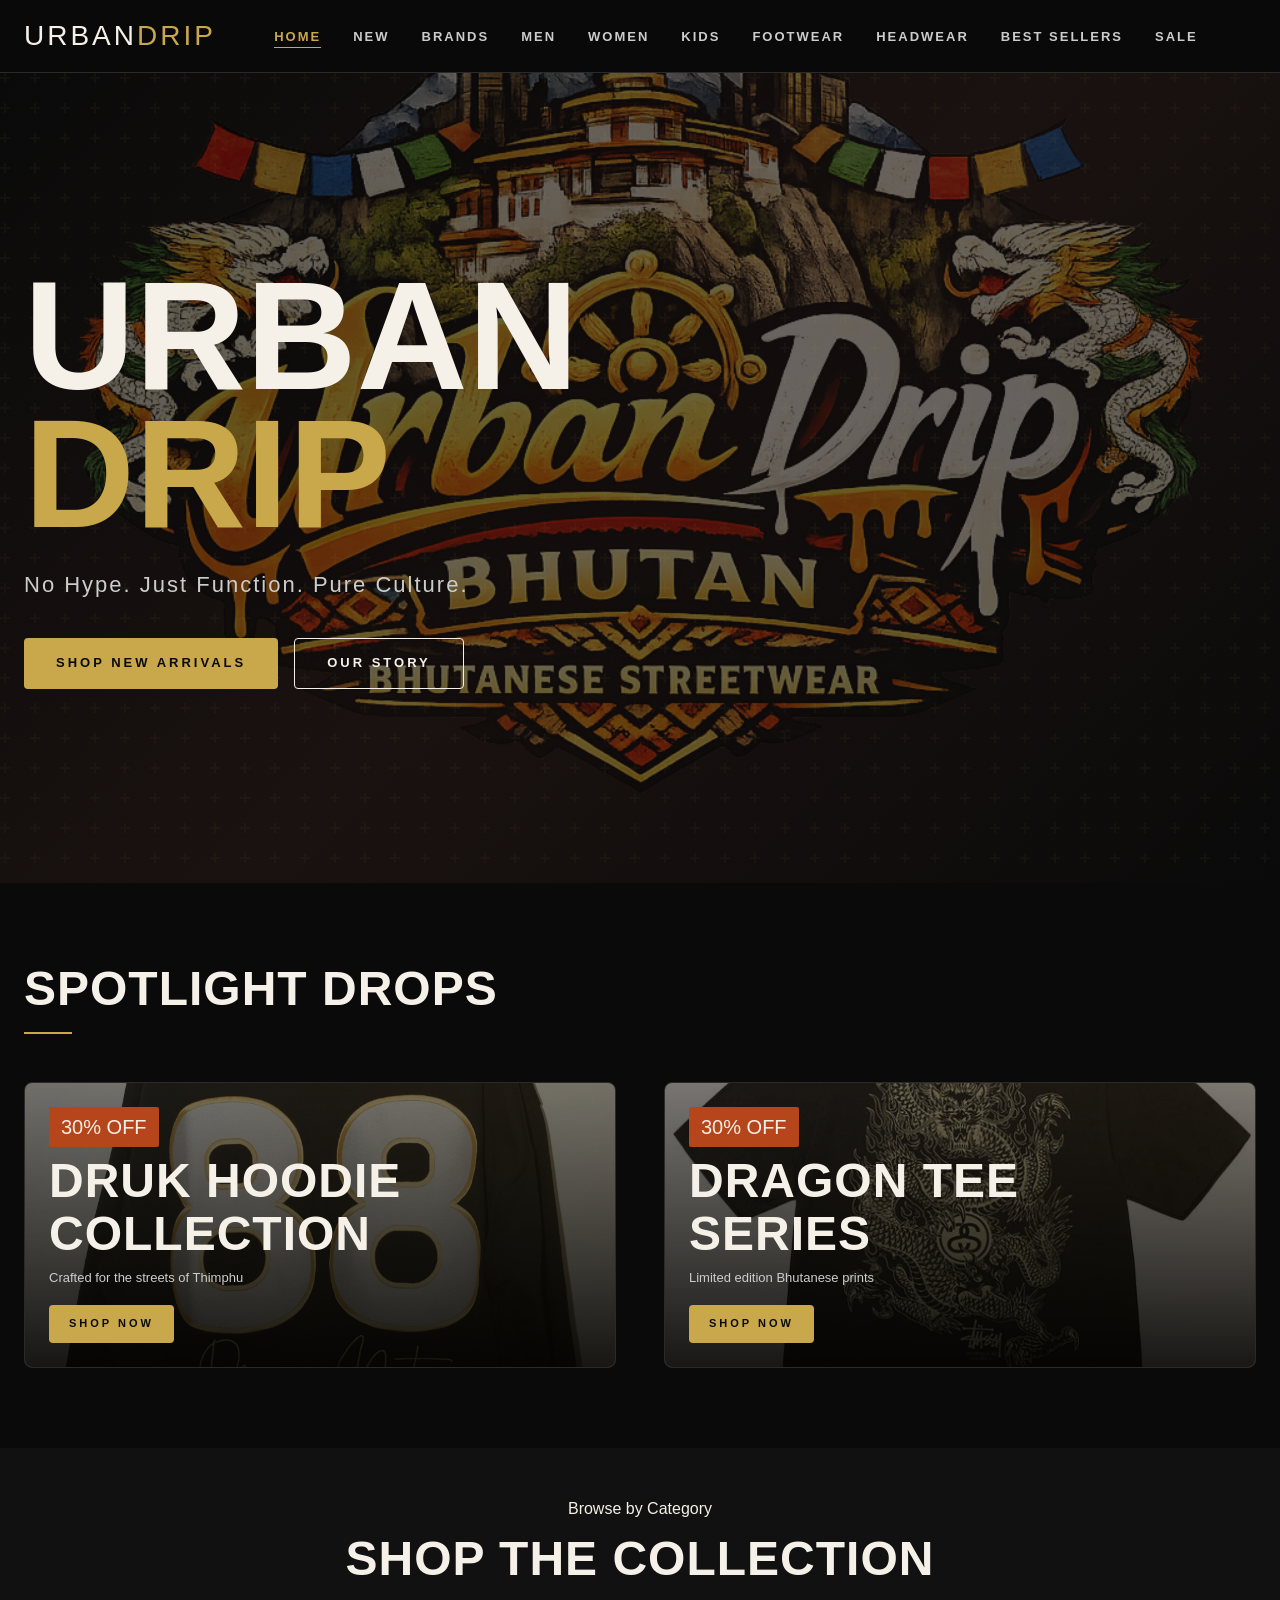
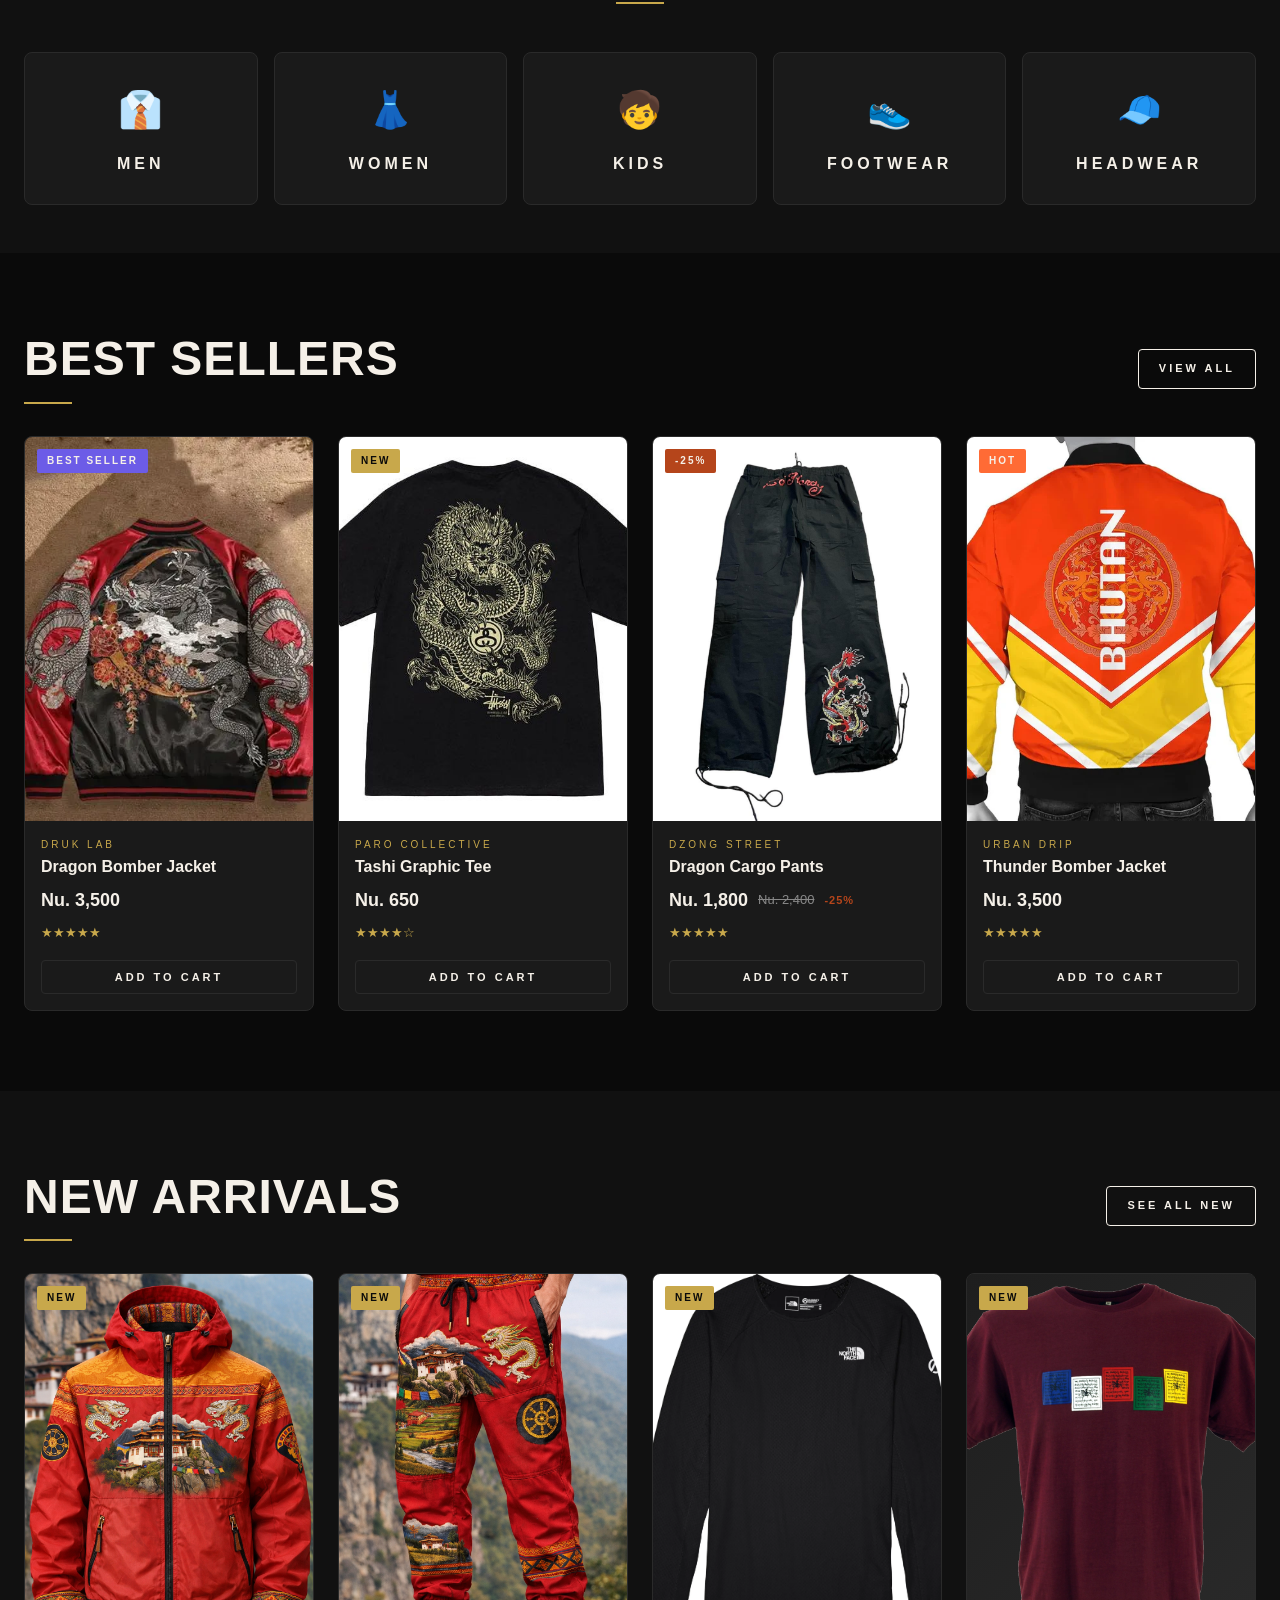
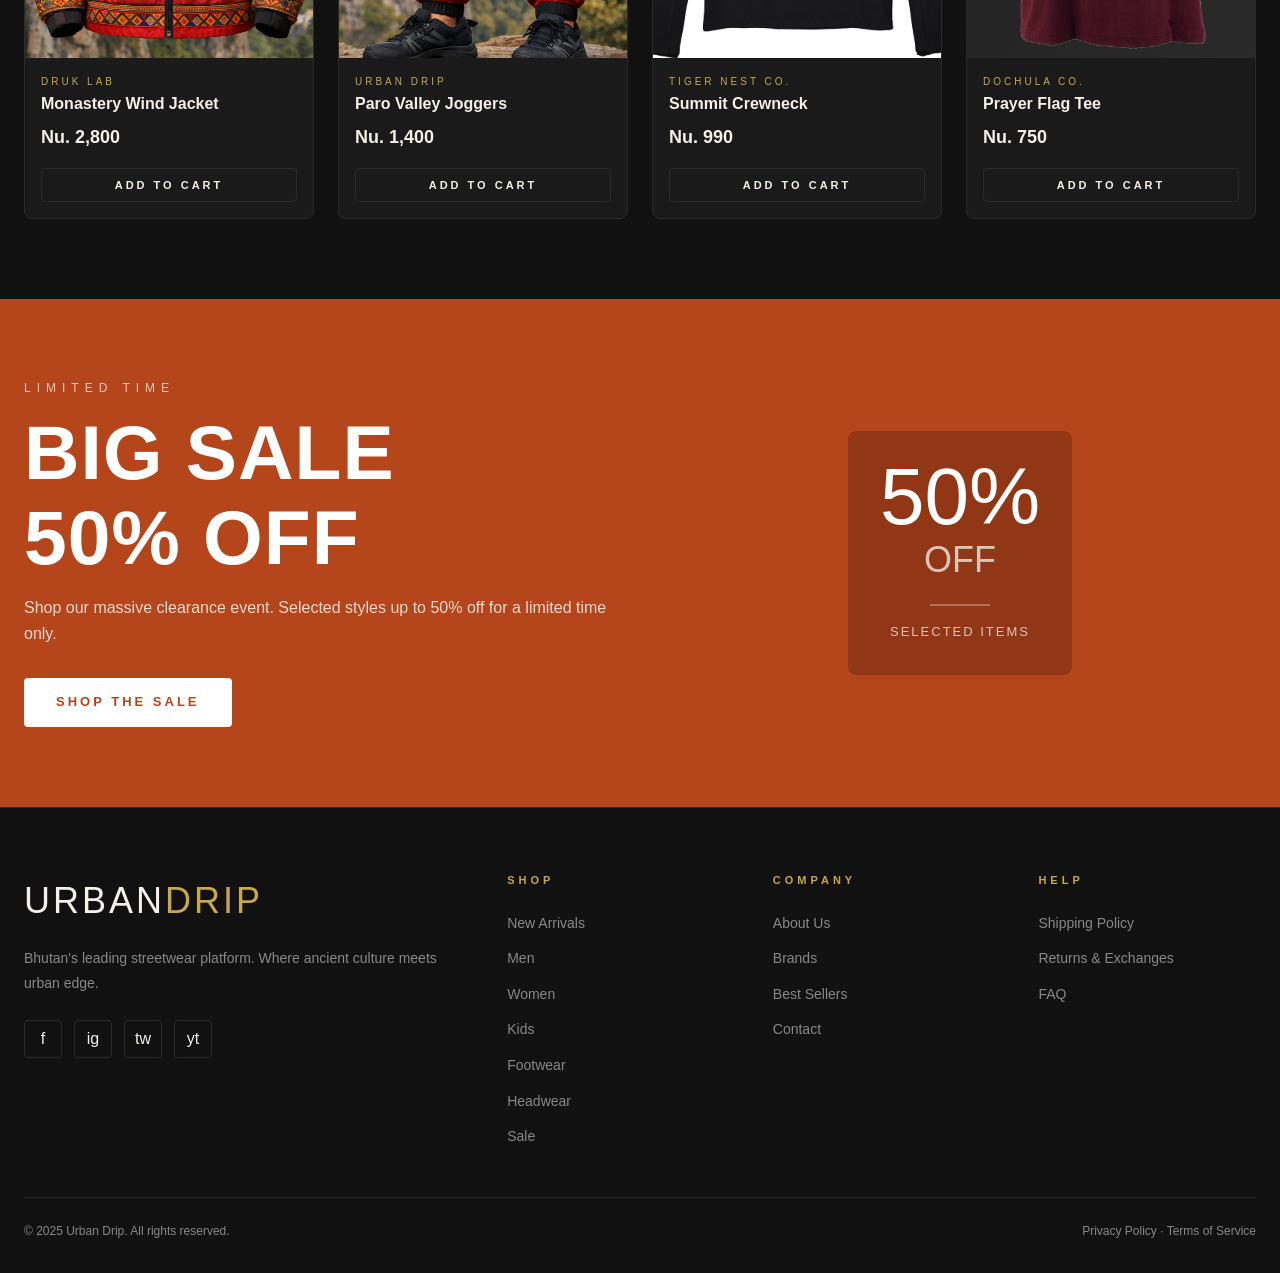
<file: index.html>
<!DOCTYPE html>
<html lang="en">
<head>
  <meta charset="UTF-8"/>
  <meta name="viewport" content="width=device-width, initial-scale=1.0"/>
  <title>Urban Drip - Bhutanese Streetwear</title>
  <link rel="stylesheet" href="styles.css"/>
</head>
<body>
  <nav class="navbar">
    <div class="navbar-inner">
      <a href="index.html" class="navbar-logo active">URBAN<span>DRIP</span></a>
      <ul class="nav-links">
        <li><a href="index.html" class="active">Home</a></li>
        <li><a href="new.html">New</a></li>
        <li><a href="brands.html">Brands</a></li>
        <li><a href="men.html">Men</a></li>
        <li><a href="women.html">Women</a></li>
        <li><a href="kids.html">Kids</a></li>
        <li><a href="footwear.html">Footwear</a></li>
        <li><a href="headwear.html">Headwear</a></li>
        <li><a href="bestsellers.html">Best Sellers</a></li>
        <li><a href="sale.html" class="text-red">Sale</a></li>
      </ul>
      <div class="nav-icons">
        <button class="hamburger" id="menuBtn"><span></span><span></span><span></span></button>
      </div>
    </div>
  </nav>

  <!-- Mobile Nav -->
  <div class="mobile-nav" id="mobileNav">
    <button class="mobile-nav-close" id="navClose">✕</button>
    <a href="index.html" class="navbar-logo" style="font-size:32px">URBAN<span style="color:var(--accent)">DRIP</span></a>
    <ul class="mobile-nav-links">
      <li><a href="index.html">Home</a></li>
      <li><a href="new.html">New</a></li>
      <li><a href="brands.html">Brands</a></li>
      <li><a href="men.html">Men</a></li>
      <li><a href="women.html">Women</a></li>
      <li><a href="kids.html">Kids</a></li>
      <li><a href="footwear.html">Footwear</a></li>
      <li><a href="headwear.html">Headwear</a></li>
      <li><a href="bestsellers.html">Best Sellers</a></li>
      <li><a href="sale.html" style="color:var(--accent2)">Sale</a></li>
      <li><a href="about.html">About</a></li>
      <li><a href="contact.html">Contact</a></li>
    </ul>
  </div>

  <!-- HERO -->
  <section class="hero">
    <div class="hero-bg">
      <img src="logo.png" alt="Urban Drip Hero" class="hero-bg-img"/>
    </div>
    <div class="hero-content container">
      <h1 class="hero-title">URBAN<span class="accent-line">DRIP</span></h1>
      <p class="hero-subtitle">No Hype. Just Function. Pure Culture.</p>
      <div class="hero-actions">
        <a href="new.html" class="btn btn-primary">Shop New Arrivals</a>
        <a href="about.html" class="btn btn-outline">Our Story</a>
      </div>
    </div>
  </section>

  <!-- SPOTLIGHT PROMOS -->
  <section class="section-pad">
    <div class="container">
      <div class="section-header">
        <h2 class="display-md">Spotlight Drops</h2>
        <div class="section-divider"></div>
      </div>
      <div class="promo-grid">
        <div class="promo-card">
          <div class="promo-card-bg">
            <img src="Druk Hoodie.webp" alt="" class="promo-card-bg-img"/>
          </div>
          <div class="promo-card-content">
            <span class="promo-off-badge">30% OFF</span>
            <h3 class="display-md" style="margin-bottom:8px">Druk Hoodie<br/>Collection</h3>
            <p style="font-size:13px;color:var(--text-light);margin-bottom:16px">Crafted for the streets of Thimphu</p>
            <a href="#" class="btn btn-primary btn-sm">Shop Now</a>
          </div>
        </div>
        <div class="promo-card">
          <div class="promo-card-bg">
            <img src="Dragon Tee.jpg" alt="" class="promo-card-bg-img"/>
          </div>
          <div class="promo-card-content">
            <span class="promo-off-badge">30% OFF</span>
            <h3 class="display-md" style="margin-bottom:8px">Dragon Tee<br/>Series</h3>
            <p style="font-size:13px;color:var(--text-light);margin-bottom:16px">Limited edition Bhutanese prints</p>
            <a href="#" class="btn btn-primary btn-sm">Shop Now</a>
          </div>
        </div>
      </div>
    </div>
  </section>

  <!-- CATEGORY NAV TILES -->
  <section class="section-pad-sm" style="background:var(--deep)">
    <div class="container">
      <div class="section-header text-center">
      <p class="eyebrow">Browse by Category</p>
      <h2 class="display-md">Shop The Collection</h2>
      <div class="section-divider center"></div>
    </div>
    <div style="display:grid;grid-template-columns:repeat(5,1fr);gap:16px;margin-top:40px">
      <a href="men.html" style="background:var(--card-bg);border:1px solid var(--border);border-radius:8px;padding:28px 16px;text-align:center;transition:all 0.3s;display:block" onmouseover="this.style.borderColor='var(--accent)'" onmouseout="this.style.borderColor='var(--border)'">
        <div style="font-size:36px;margin-bottom:12px">👔</div>
        <div class="sub-heading" style="font-size:16px">Men</div>
      </a>
      <a href="women.html" style="background:var(--card-bg);border:1px solid var(--border);border-radius:8px;padding:28px 16px;text-align:center;transition:all 0.3s;display:block" onmouseover="this.style.borderColor='var(--accent)'" onmouseout="this.style.borderColor='var(--border)'">
        <div style="font-size:36px;margin-bottom:12px">👗</div>
        <div class="sub-heading" style="font-size:16px">Women</div>
      </a>
      <a href="kids.html" style="background:var(--card-bg);border:1px solid var(--border);border-radius:8px;padding:28px 16px;text-align:center;transition:all 0.3s;display:block" onmouseover="this.style.borderColor='var(--accent)'" onmouseout="this.style.borderColor='var(--border)'">
        <div style="font-size:36px;margin-bottom:12px">🧒</div>
        <div class="sub-heading" style="font-size:16px">Kids</div>
      </a>
      <a href="footwear.html" style="background:var(--card-bg);border:1px solid var(--border);border-radius:8px;padding:28px 16px;text-align:center;transition:all 0.3s;display:block" onmouseover="this.style.borderColor='var(--accent)'" onmouseout="this.style.borderColor='var(--border)'">
        <div style="font-size:36px;margin-bottom:12px">👟</div>
        <div class="sub-heading" style="font-size:16px">Footwear</div>
      </a>
      <a href="headwear.html" style="background:var(--card-bg);border:1px solid var(--border);border-radius:8px;padding:28px 16px;text-align:center;transition:all 0.3s;display:block" onmouseover="this.style.borderColor='var(--accent)'" onmouseout="this.style.borderColor='var(--border)'">
        <div style="font-size:36px;margin-bottom:12px">🧢</div>
        <div class="sub-heading" style="font-size:16px">Headwear</div>
      </a>
    </div>
    </div>
  </section>

  <!-- BEST SELLERS -->
  <section class="section-pad">
    <div class="container">
      <div class="flex-between mb-32">
        <div>
          <h2 class="display-md">Best Sellers</h2>
          <div class="section-divider"></div>
        </div>
        <a href="bestsellers.html" class="btn btn-outline btn-sm">View All</a>
      </div>
      <div class="product-grid">
        <!-- Card 1 -->
        <div class="product-card fade-in">
          <div class="product-card-img">
          <div class="placeholder-img">
            <img src="Dragon Bomber Jacket.webp" alt="Druk Street Hoodie"/>
          </div>
          <span class="product-badge badge-best">Best Seller</span>
        </div>
        <div class="product-card-body">
          <p class="product-brand">Druk Lab</p>
          <p class="product-name">Dragon Bomber Jacket</p>
          <div class="product-price">
            <span class="price-current">Nu. 3,500</span>
          </div>
          <div class="stars mt-8">★★★★★</div>
        </div>
        <div class="product-card-actions"><button class="btn-cart">Add to Cart</button></div>
      </div>
      <!-- Card 2 -->
      <div class="product-card fade-in-2">
        <div class="product-card-img">
          <div class="placeholder-img">
            <img src="Dragon Tee.jpg" alt="Tashi Tee"/>
          </div>
          <span class="product-badge badge-new">New</span>
        </div>
        <div class="product-card-body">
          <p class="product-brand">Paro Collective</p>
          <p class="product-name">Tashi Graphic Tee</p>
          <div class="product-price">
            <span class="price-current">Nu. 650</span>
          </div>
          <div class="stars mt-8">★★★★☆</div>
        </div>
        <div class="product-card-actions"><button class="btn-cart">Add to Cart</button></div>
      </div>
      <!-- Card 3 -->
      <div class="product-card fade-in-3">
        <div class="product-card-img">
          <div class="placeholder-img">
            <img src="Dragon Cargo Pants.jpg" alt="Dragon Cargo Pants"/>
          </div>
          <span class="product-badge badge-sale">-25%</span>
        </div>
        <div class="product-card-body">
          <p class="product-brand">Dzong Street</p>
          <p class="product-name">Dragon Cargo Pants</p>
          <div class="product-price">
            <span class="price-current">Nu. 1,800</span>
            <span class="price-original">Nu. 2,400</span>
            <span class="price-discount">-25%</span>
          </div>
          <div class="stars mt-8">★★★★★</div>
        </div>
        <div class="product-card-actions"><button class="btn-cart">Add to Cart</button></div>
      </div>
      <!-- Card 4 -->
      <div class="product-card fade-in">
        <div class="product-card-img">
          <div class="placeholder-img">
            <img src="Thunder Bomber Jacket.webp" alt="Thunder Jacket"/>
          </div>
          <span class="product-badge badge-hot">Hot</span>
        </div>
        <div class="product-card-body">
          <p class="product-brand">Urban Drip</p>
          <p class="product-name">Thunder Bomber Jacket</p>
          <div class="product-price">
            <span class="price-current">Nu. 3,500</span>
          </div>
          <div class="stars mt-8">★★★★★</div>
        </div>
        <div class="product-card-actions"><button class="btn-cart">Add to Cart</button></div>
      </div>
      </div>
    </div>
  </section>

  <!-- NEW ARRIVALS STRIP -->
  <section class="section-pad" style="background:var(--deep)">
    <div class="container">
      <div class="flex-between mb-32">
        <div>
          <h2 class="display-md">New Arrivals</h2>
          <div class="section-divider"></div>
        </div>
        <a href="new.html" class="btn btn-outline btn-sm">See All New</a>
      </div>
      <div class="product-grid">
        <div class="product-card">
          <div class="product-card-img"><div class="placeholder-img">
            <img src="Monastery Wind Jacket.png" alt=""></div>
            <span class="product-badge badge-new">New</span></div>
            <div class="product-card-body">
              <p class="product-brand">Druk Lab</p>
              <p class="product-name">Monastery Wind Jacket</p>
              <div class="product-price"><span class="price-current">Nu. 2,800</span></div>
            </div>
            <div class="product-card-actions"><button class="btn-cart">Add to Cart</button></div>
        </div>
        <div class="product-card">
          <div class="product-card-img">
            <div class="placeholder-img">
             <img src="Paro Valley Joggers.png" alt="">
            </div><span class="product-badge badge-new">New</span></div>
            <div class="product-card-body">
              <p class="product-brand">Urban Drip</p>
              <p class="product-name">Paro Valley Joggers</p>
              <div class="product-price"><span class="price-current">Nu. 1,400</span></div>
            </div>
            <div class="product-card-actions"><button class="btn-cart">Add to Cart</button></div>
        </div>
        <div class="product-card">
          <div class="product-card-img">
            <div class="placeholder-img">
              <img src="Summit Crewneck.webp" alt="">
            </div><span class="product-badge badge-new">New</span></div>
            <div class="product-card-body">
              <p class="product-brand">Tiger Nest Co.</p>
              <p class="product-name">Summit Crewneck</p>
              <div class="product-price"><span class="price-current">Nu. 990</span></div>
            </div>
            <div class="product-card-actions"><button class="btn-cart">Add to Cart</button></div>
        </div>
        <div class="product-card">
          <div class="product-card-img">
            <div class="placeholder-img">
              <img src="Prayer Flag Tee.png" alt="">
            </div><span class="product-badge badge-new">New</span></div>
            <div class="product-card-body">
              <p class="product-brand">Dochula Co.</p>
              <p class="product-name">Prayer Flag Tee</p>
              <div class="product-price"><span class="price-current">Nu. 750</span></div>
            </div>
            <div class="product-card-actions"><button class="btn-cart">Add to Cart</button></div>
        </div>
      </div>
    </div>
  </section>

  <!-- SECONDARY PROMO BANNER -->
  <section class="promo-banner">
    <div class="container promo-grid">
      <div>
        <p class="promo-label">Limited Time</p>
        <h2 class="display-lg promo-title">Big Sale<br/>50% Off</h2>
        <p class="promo-text">Shop our massive clearance event. Selected styles up to 50% off for a limited time only.</p>
        <a href="sale.html" class="btn promo-btn">Shop the Sale</a>
      </div>
      <div class="promo-right">
        <div class="promo-box">
          <div class="promo-percent">50%</div>
          <div class="promo-off">OFF</div>
          <div class="promo-divider"></div>
          <p class="promo-items">Selected Items</p>
        </div>
      </div>
    </div>
  </section>

  <!-- FOOTER -->
  <footer class="footer">
    <div class="container">
      <div class="footer-grid">
        <div>
          <div class="footer-brand-name">URBAN<span>DRIP</span></div>
          <p class="footer-desc">Bhutan's leading streetwear platform. Where ancient culture meets urban edge.</p>
          <div class="footer-social">
            <a href="#" class="social-btn">f</a>
            <a href="#" class="social-btn">ig</a>
            <a href="#" class="social-btn">tw</a>
            <a href="#" class="social-btn">yt</a>
          </div>
        </div>
        <div>
          <div class="footer-heading">Shop</div>
          <ul class="footer-links">
            <li><a href="new.html">New Arrivals</a></li>
            <li><a href="men.html">Men</a></li>
            <li><a href="women.html">Women</a></li>
            <li><a href="kids.html">Kids</a></li>
            <li><a href="footwear.html">Footwear</a></li>
            <li><a href="headwear.html">Headwear</a></li>
            <li><a href="sale.html">Sale</a></li>
          </ul>
        </div>
        <div>
          <div class="footer-heading">Company</div>
          <ul class="footer-links">
            <li><a href="about.html">About Us</a></li>
            <li><a href="brands.html">Brands</a></li>
            <li><a href="bestsellers.html">Best Sellers</a></li>
            <li><a href="contact.html">Contact</a></li>
          </ul>
        </div>
        <div>
          <div class="footer-heading">Help</div>
          <ul class="footer-links">
            <li><a href="contact.html">Shipping Policy</a></li>
            <li><a href="contact.html">Returns & Exchanges</a></li>
            <li><a href="contact.html">FAQ</a></li>
          </ul>
        </div>
      </div>
      <div class="footer-bottom">
        <span>© 2025 Urban Drip. All rights reserved.</span>
        <span>Privacy Policy · Terms of Service</span>
      </div>
    </div>
  </footer>


  <script>
    const menuBtn = document.getElementById('menuBtn');
    const navClose = document.getElementById('navClose');
    const mobileNav = document.getElementById('mobileNav');
    menuBtn.addEventListener('click', () => mobileNav.classList.add('open'));
    navClose.addEventListener('click', () => mobileNav.classList.remove('open'));
  </script>
</body>
</html>
</file>
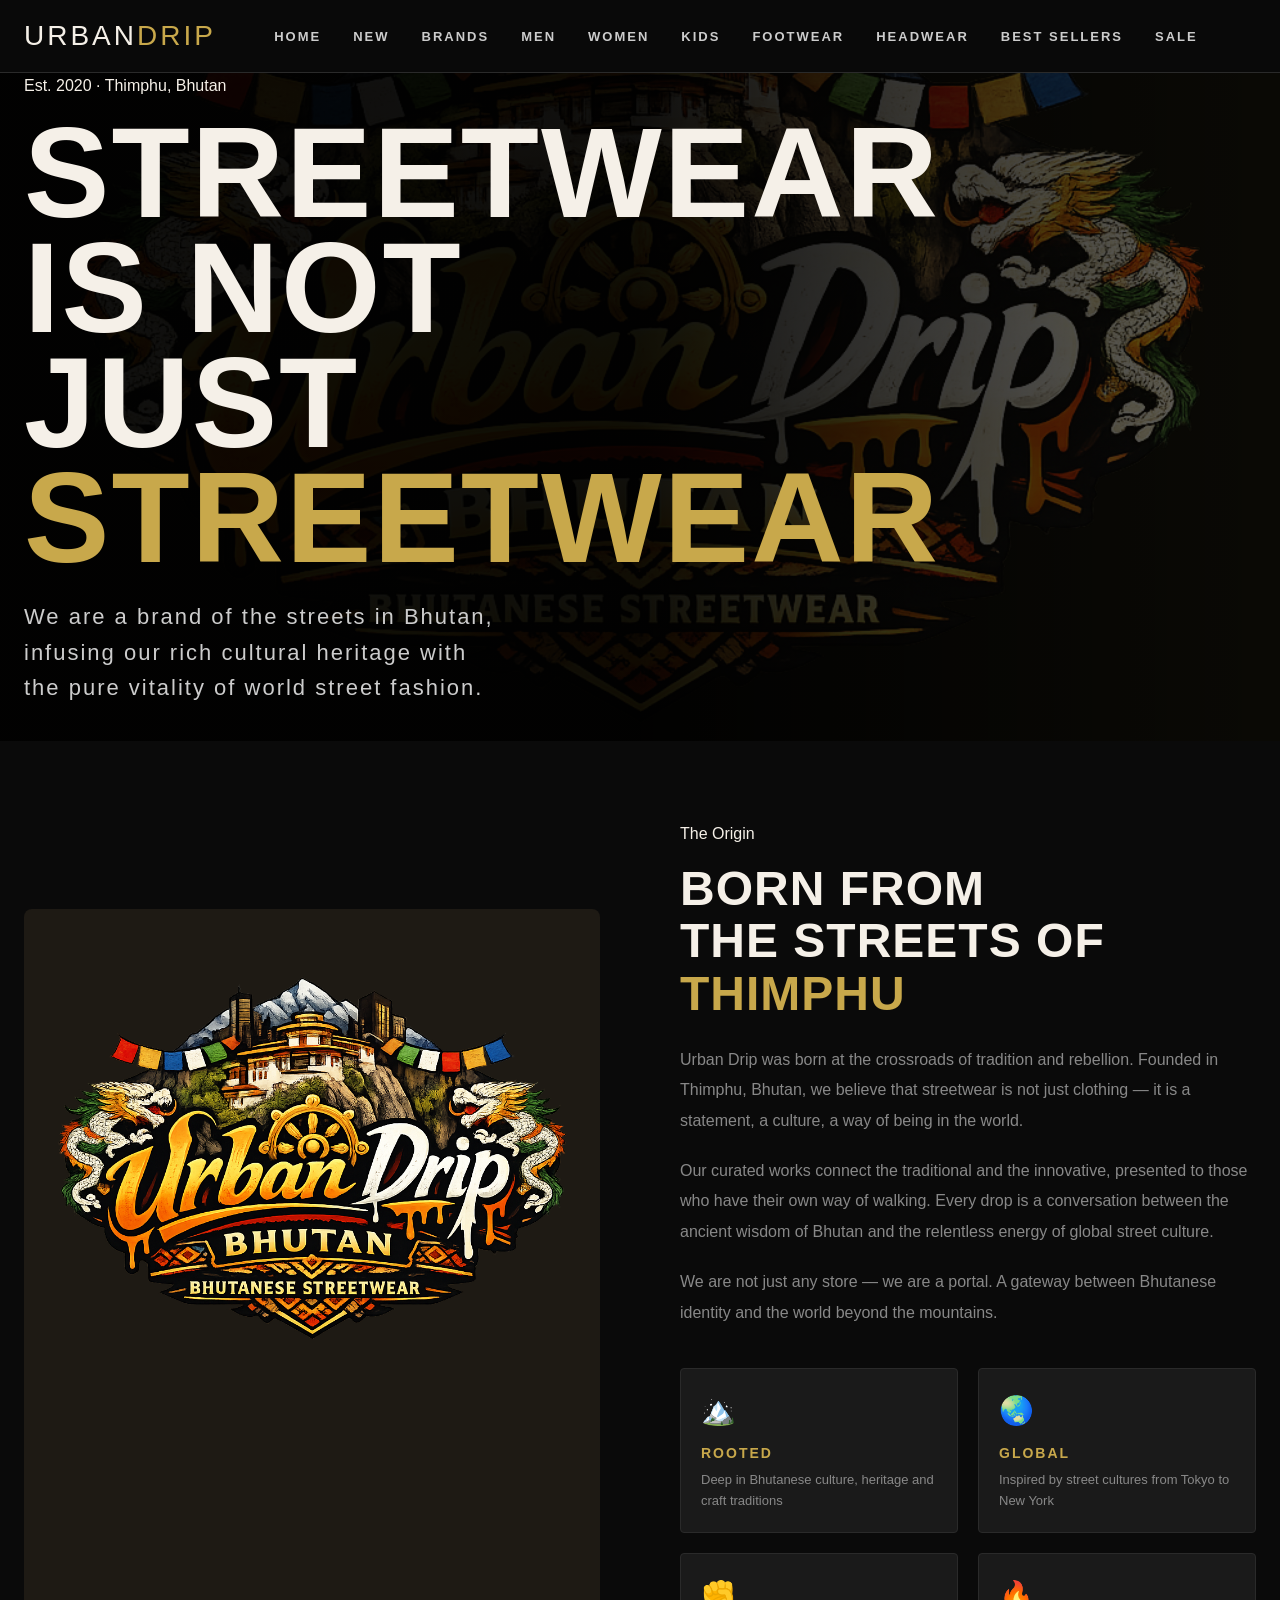
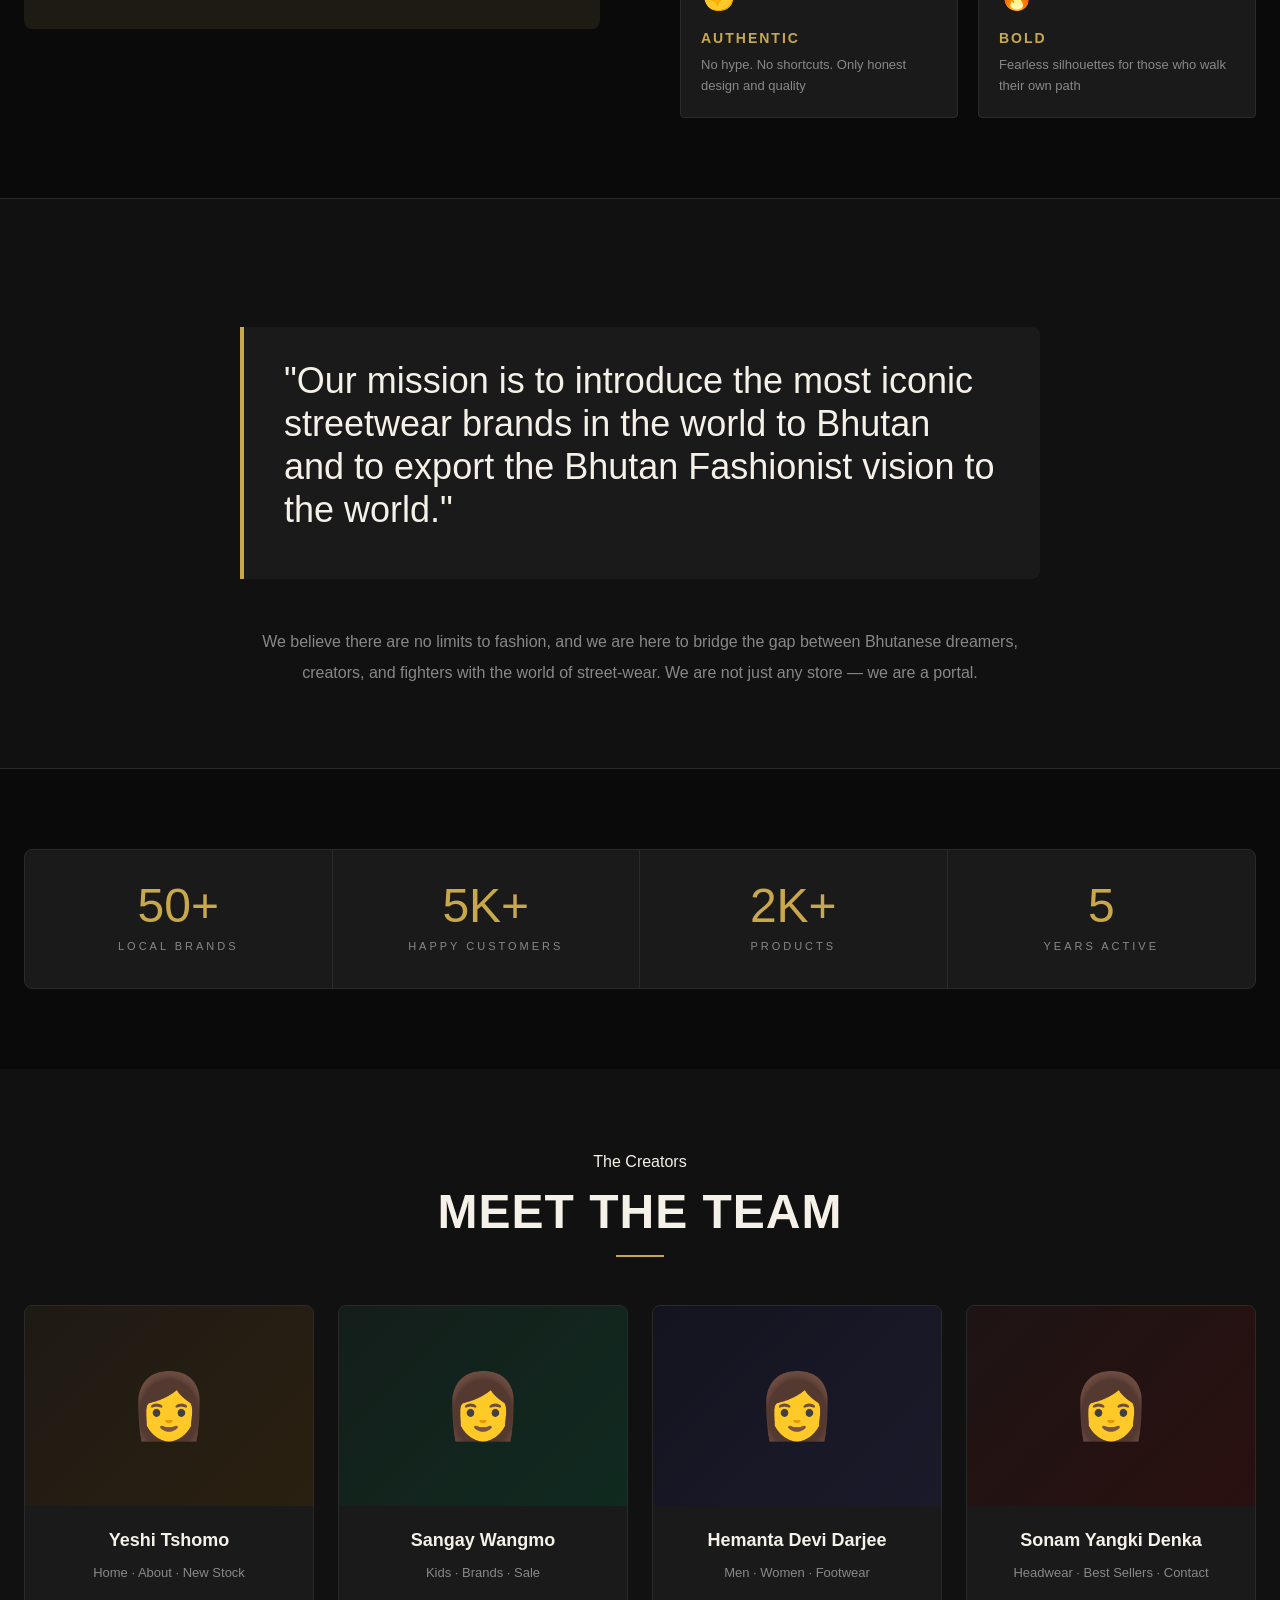
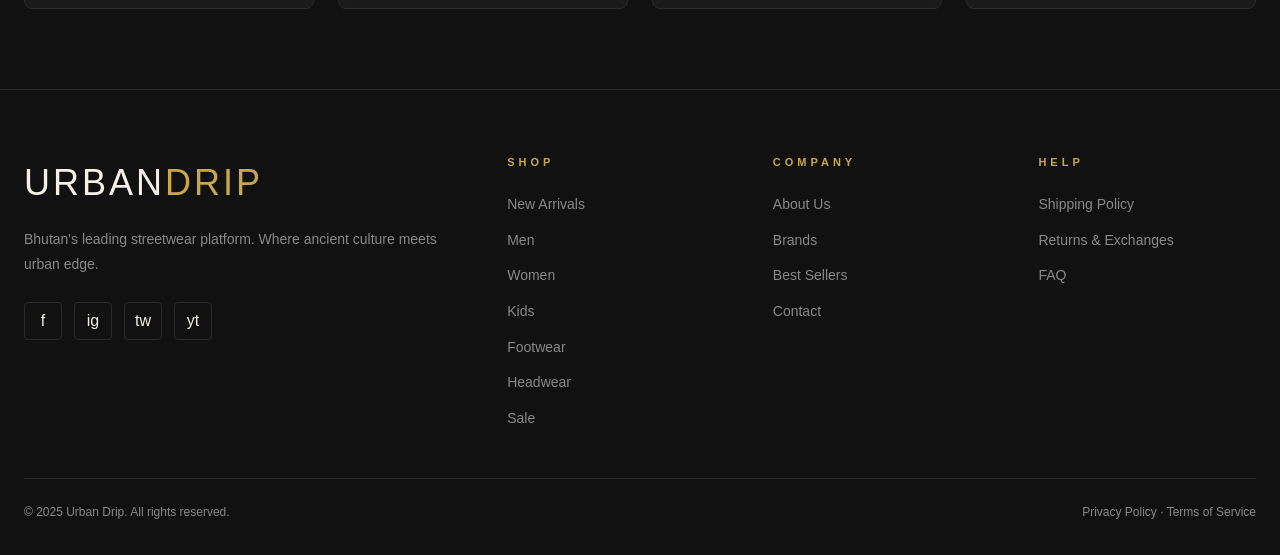
<file: about.html>
<!DOCTYPE html>
<html lang="en">
<head>
  <meta charset="UTF-8"/>
  <meta name="viewport" content="width=device-width, initial-scale=1.0"/>
  <title>About Us - Urban Drip</title>
  <link rel="stylesheet" href="styles.css"/>
</head>
<body>


<nav class="navbar">
  <div class="navbar-inner">
    <a href="index.html" class="navbar-logo">URBAN<span>DRIP</span></a>
    <ul class="nav-links">
      <li><a href="index.html">Home</a></li>
      <li><a href="new.html">New</a></li>
      <li><a href="brands.html">Brands</a></li>
      <li><a href="men.html">Men</a></li>
      <li><a href="women.html">Women</a></li>
      <li><a href="kids.html">Kids</a></li>
      <li><a href="footwear.html">Footwear</a></li>
      <li><a href="headwear.html">Headwear</a></li>
      <li><a href="bestsellers.html">Best Sellers</a></li>
      <li><a href="sale.html" class="text-red">Sale</a></li>
    </ul>
    <div class="nav-icons">
      <button class="hamburger" id="menuBtn"><span></span><span></span><span></span></button>
    </div>
  </div>
</nav>
<div class="mobile-nav" id="mobileNav">
  <button class="mobile-nav-close" id="navClose">✕</button>
  <a href="index.html" class="navbar-logo" style="font-size:32px">URBAN<span style="color:var(--accent)">DRIP</span></a>
  <ul class="mobile-nav-links">
    <li><a href="index.html">Home</a></li><li><a href="new.html">New</a></li><li><a href="brands.html">Brands</a></li>
    <li><a href="men.html">Men</a></li><li><a href="women.html">Women</a></li><li><a href="kids.html">Kids</a></li>
    <li><a href="footwear.html">Footwear</a></li><li><a href="headwear.html">Headwear</a></li>
    <li><a href="bestsellers.html">Best Sellers</a></li><li><a href="sale.html" style="color:var(--accent2)">Sale</a></li>
    <li><a href="about.html" style="color:var(--accent)">About</a></li><li><a href="contact.html">Contact</a></li>
  </ul>
</div>

<!-- PAGE HERO - FULL WIDTH IMAGE WITH MANIFESTO -->
<section style="position:relative;min-height:600px;display:flex;align-items:center;overflow:hidden;background:#0a0905">
  <img src="logo.png" alt="Bhutanese Landscape" style="position:absolute;inset:0;width:100%;height:100%;object-fit:cover;opacity:0.4"/>
  <div style="position:absolute;inset:0;background:linear-gradient(to right, rgba(0,0,0,0.85) 50%, transparent 100%)"></div>
  <div class="container" style="position:relative;z-index:1">
    <p class="eyebrow fade-in" style="margin-bottom:16px">Est. 2020 · Thimphu, Bhutan</p>
    <h1 class="display-xl fade-in-2" style="max-width:700px;line-height:0.9">STREETWEAR<br/>IS NOT JUST<br/><span class="text-accent">STREETWEAR</span></h1>
    <p class="hero-subtitle fade-in-3" style="max-width:480px;margin-top:24px">We are a brand of the streets in Bhutan, infusing our rich cultural heritage with the pure vitality of world street fashion.</p>
  </div>
</section>

<!-- OUR STORY -->
<section class="section-pad">
  <div class="container">
    <div class="about-story">
      <div class="about-img-wrap">
        <div class="about-img-main">
          <img src="logo.png" alt="Urban Drip Story">
        </div>
      </div>
      <div>
        <p class="eyebrow">The Origin</p>
        <h2 class="display-md" style="margin:16px 0 24px">Born From<br/>The Streets of<br/><span class="text-accent">Thimphu</span></h2>
        <p style="color:var(--text-muted);line-height:1.9;margin-bottom:20px">Urban Drip was born at the crossroads of tradition and rebellion. Founded in Thimphu, Bhutan, we believe that streetwear is not just clothing — it is a statement, a culture, a way of being in the world.</p>
        <p style="color:var(--text-muted);line-height:1.9;margin-bottom:20px">Our curated works connect the traditional and the innovative, presented to those who have their own way of walking. Every drop is a conversation between the ancient wisdom of Bhutan and the relentless energy of global street culture.</p>
        <p style="color:var(--text-muted);line-height:1.9">We are not just any store — we are a portal. A gateway between Bhutanese identity and the world beyond the mountains.</p>

        <div class="value-grid" style="margin-top:40px">
          <div class="value-item">
            <div class="value-icon">🏔️</div>
            <div class="value-title">Rooted</div>
            <p class="value-text">Deep in Bhutanese culture, heritage and craft traditions</p>
          </div>
          <div class="value-item">
            <div class="value-icon">🌏</div>
            <div class="value-title">Global</div>
            <p class="value-text">Inspired by street cultures from Tokyo to New York</p>
          </div>
          <div class="value-item">
            <div class="value-icon">✊</div>
            <div class="value-title">Authentic</div>
            <p class="value-text">No hype. No shortcuts. Only honest design and quality</p>
          </div>
          <div class="value-item">
            <div class="value-icon">🔥</div>
            <div class="value-title">Bold</div>
            <p class="value-text">Fearless silhouettes for those who walk their own path</p>
          </div>
        </div>
      </div>
    </div>
  </div>
</section>

<!-- MANIFESTO -->
<section style="background:var(--deep);padding:80px 0;border-top:1px solid var(--border);border-bottom:1px solid var(--border)">
  <div class="container">
    <div style="max-width:800px;margin:0 auto;text-align:center">
      <div class="manifesto" style="text-align:left">
        <p class="manifesto-text" style="margin-bottom:16px">"Our mission is to introduce the most iconic streetwear brands in the world to Bhutan and to export the Bhutan Fashionist vision to the world."</p>
      </div>
      <p style="color:var(--text-muted);line-height:1.9;margin-top:32px">We believe there are no limits to fashion, and we are here to bridge the gap between Bhutanese dreamers, creators, and fighters with the world of street-wear. We are not just any store — we are a portal.</p>
    </div>
  </div>
</section>

<!-- STATS -->
<section class="section-pad">
  <div class="container">
    <div class="stats-bar">
      <div class="stat-item">
        <span class="stat-num">50+</span>
        <span class="stat-label">Local Brands</span>
      </div>
      <div class="stat-item">
        <span class="stat-num">5K+</span>
        <span class="stat-label">Happy Customers</span>
      </div>
      <div class="stat-item">
        <span class="stat-num">2K+</span>
        <span class="stat-label">Products</span>
      </div>
      <div class="stat-item">
        <span class="stat-num">5</span>
        <span class="stat-label">Years Active</span>
      </div>
    </div>
  </div>
</section>

<!-- TEAM / CREDITS -->
<section class="section-pad" style="background:var(--deep)">
  <div class="container">
    <div class="section-header text-center">
      <p class="eyebrow">The Creators</p>
      <h2 class="display-md">Meet The Team</h2>
      <div class="section-divider center"></div>
    </div>
    <div style="display:grid;grid-template-columns:repeat(4,1fr);gap:24px;margin-top:48px">
      <div style="background:var(--card-bg);border:1px solid var(--border);border-radius:8px;overflow:hidden;text-align:center;padding-bottom:24px">
        <div style="background:linear-gradient(135deg,#1e1a14,#2a2010);height:200px;display:flex;align-items:center;justify-content:center;font-size:64px">👩</div>
        <div style="padding:20px 16px 0">
          <p style="font-family:var(--font-sub);font-size:18px;font-weight:700">Yeshi Tshomo</p>
          <p style="font-size:13px;color:var(--text-muted);margin-top:8px">Home · About · New Stock</p>
        </div>
      </div>
      <div style="background:var(--card-bg);border:1px solid var(--border);border-radius:8px;overflow:hidden;text-align:center;padding-bottom:24px">
        <div style="background:linear-gradient(135deg,#141e1a,#102a20);height:200px;display:flex;align-items:center;justify-content:center;font-size:64px">👩</div>
        <div style="padding:20px 16px 0">
          <p style="font-family:var(--font-sub);font-size:18px;font-weight:700">Sangay Wangmo</p>
          <p style="font-size:13px;color:var(--text-muted);margin-top:8px">Kids · Brands · Sale</p>
        </div>
      </div>
      <div style="background:var(--card-bg);border:1px solid var(--border);border-radius:8px;overflow:hidden;text-align:center;padding-bottom:24px">
        <div style="background:linear-gradient(135deg,#141420,#1a1a2a);height:200px;display:flex;align-items:center;justify-content:center;font-size:64px">👩</div>
        <div style="padding:20px 16px 0">
          <p style="font-family:var(--font-sub);font-size:18px;font-weight:700">Hemanta Devi Darjee</p>
          <p style="font-size:13px;color:var(--text-muted);margin-top:8px">Men · Women · Footwear</p>
        </div>
      </div>
      <div style="background:var(--card-bg);border:1px solid var(--border);border-radius:8px;overflow:hidden;text-align:center;padding-bottom:24px">
        <div style="background:linear-gradient(135deg,#1e1414,#2a1010);height:200px;display:flex;align-items:center;justify-content:center;font-size:64px">👩</div>
        <div style="padding:20px 16px 0">
          <p style="font-family:var(--font-sub);font-size:18px;font-weight:700">Sonam Yangki Denka</p>
          <p style="font-size:13px;color:var(--text-muted);margin-top:8px">Headwear · Best Sellers · Contact</p>
        </div>
      </div>
    </div>
  </div>
</section>

  <!-- FOOTER -->
  <footer class="footer">
    <div class="container">
      <div class="footer-grid">
        <div>
          <div class="footer-brand-name">URBAN<span>DRIP</span></div>
          <p class="footer-desc">Bhutan's leading streetwear platform. Where ancient culture meets urban edge.</p>
          <div class="footer-social">
            <a href="#" class="social-btn">f</a>
            <a href="#" class="social-btn">ig</a>
            <a href="#" class="social-btn">tw</a>
            <a href="#" class="social-btn">yt</a>
          </div>
        </div>
        <div>
          <div class="footer-heading">Shop</div>
          <ul class="footer-links">
            <li><a href="new.html">New Arrivals</a></li>
            <li><a href="men.html">Men</a></li>
            <li><a href="women.html">Women</a></li>
            <li><a href="kids.html">Kids</a></li>
            <li><a href="footwear.html">Footwear</a></li>
            <li><a href="headwear.html">Headwear</a></li>
            <li><a href="sale.html">Sale</a></li>
          </ul>
        </div>
        <div>
          <div class="footer-heading">Company</div>
          <ul class="footer-links">
            <li><a href="about.html">About Us</a></li>
            <li><a href="brands.html">Brands</a></li>
            <li><a href="bestsellers.html">Best Sellers</a></li>
            <li><a href="contact.html">Contact</a></li>
          </ul>
        </div>
        <div>
          <div class="footer-heading">Help</div>
          <ul class="footer-links">
            <li><a href="contact.html">Shipping Policy</a></li>
            <li><a href="contact.html">Returns & Exchanges</a></li>
            <li><a href="contact.html">FAQ</a></li>
          </ul>
        </div>
      </div>
      <div class="footer-bottom">
        <span>© 2025 Urban Drip. All rights reserved.</span>
        <span>Privacy Policy · Terms of Service</span>
      </div>
    </div>
  </footer>

<script>
  document.getElementById('menuBtn').addEventListener('click', () => document.getElementById('mobileNav').classList.add('open'));
  document.getElementById('navClose').addEventListener('click', () => document.getElementById('mobileNav').classList.remove('open'));
</script>
</body>
</html>
</file>
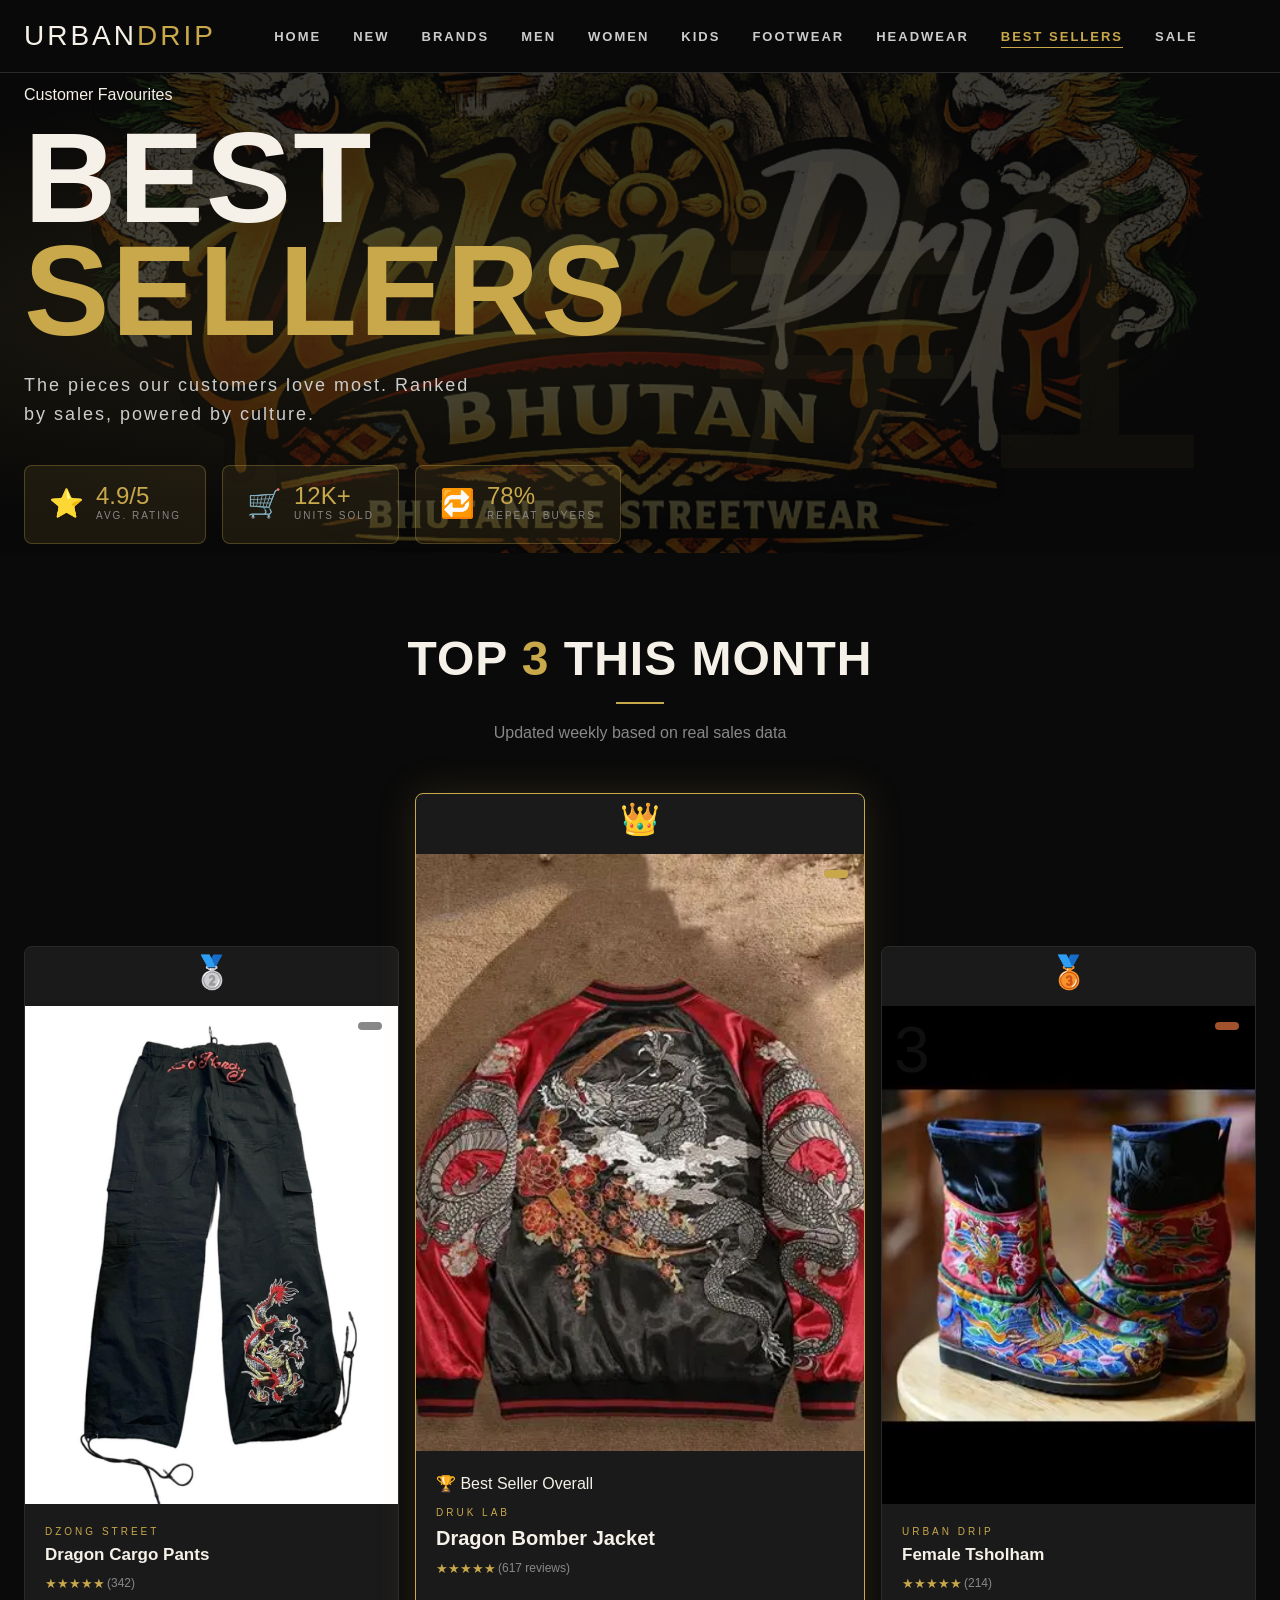
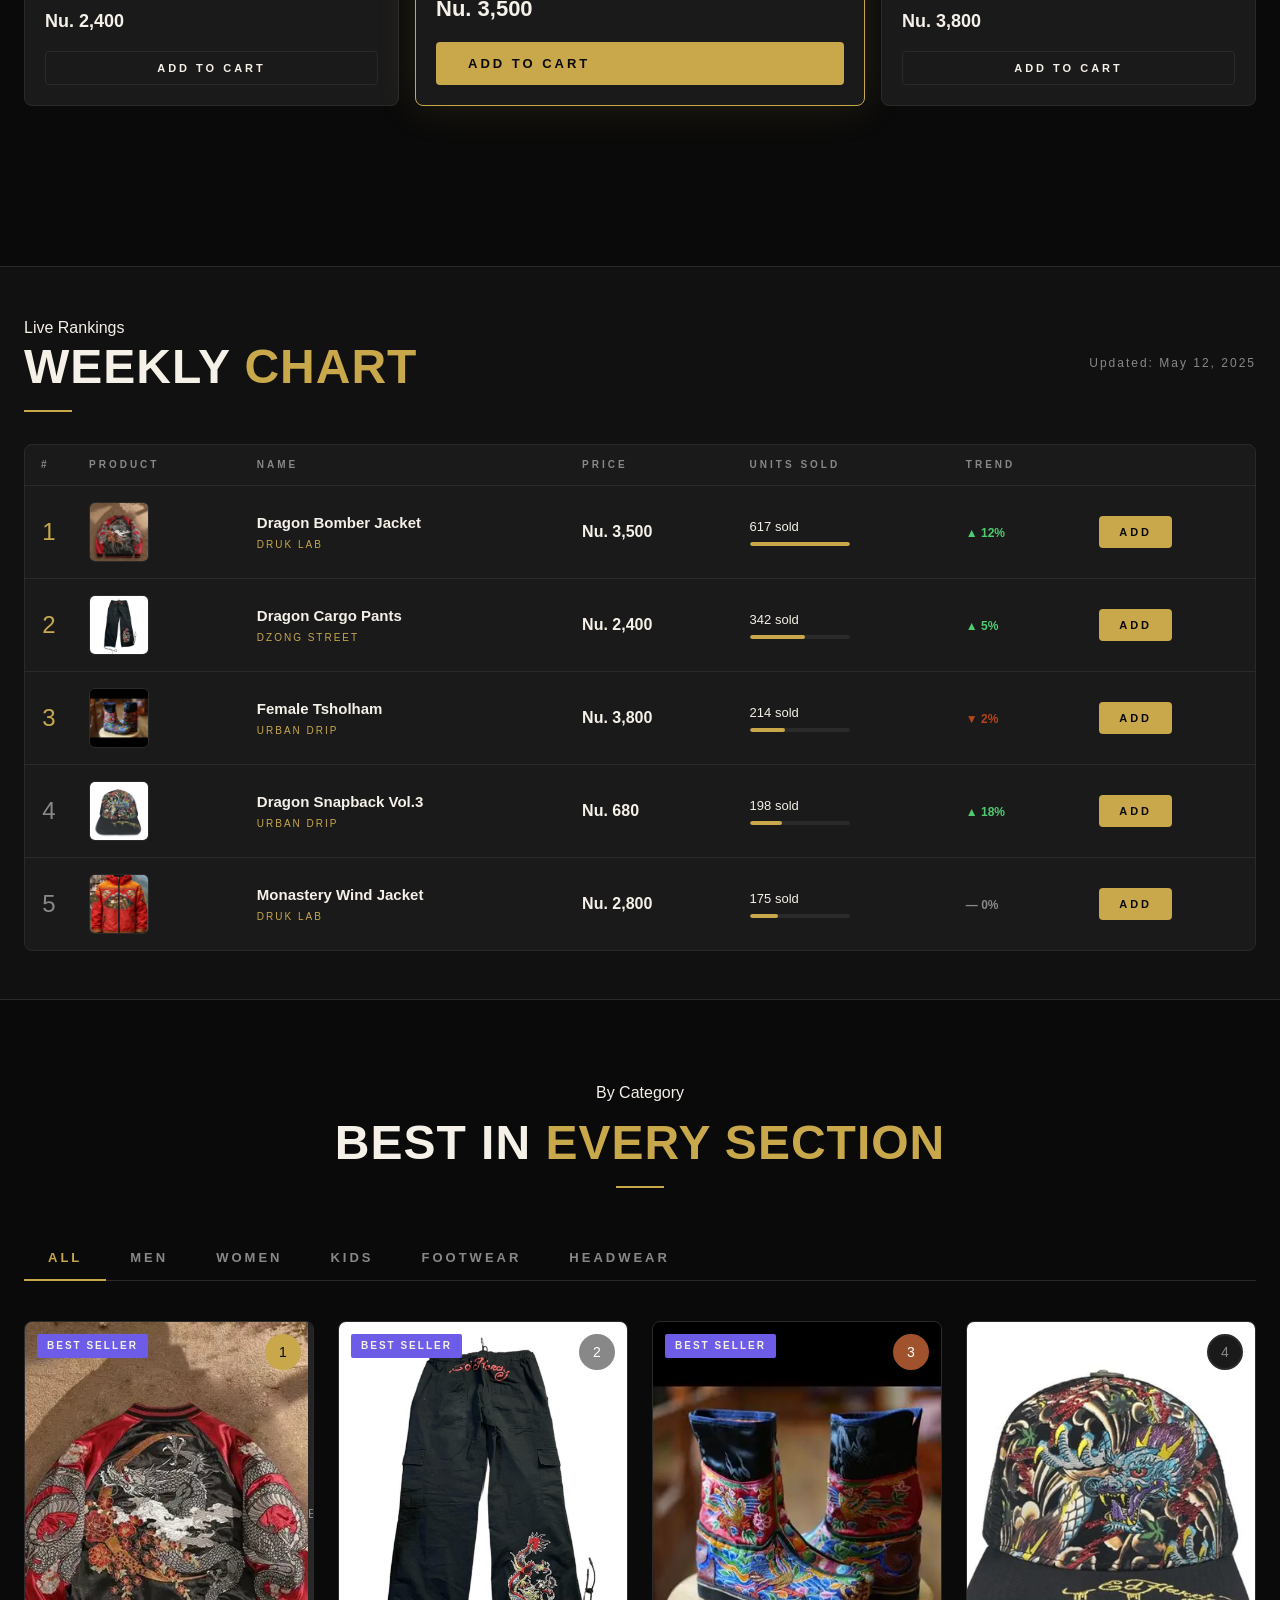
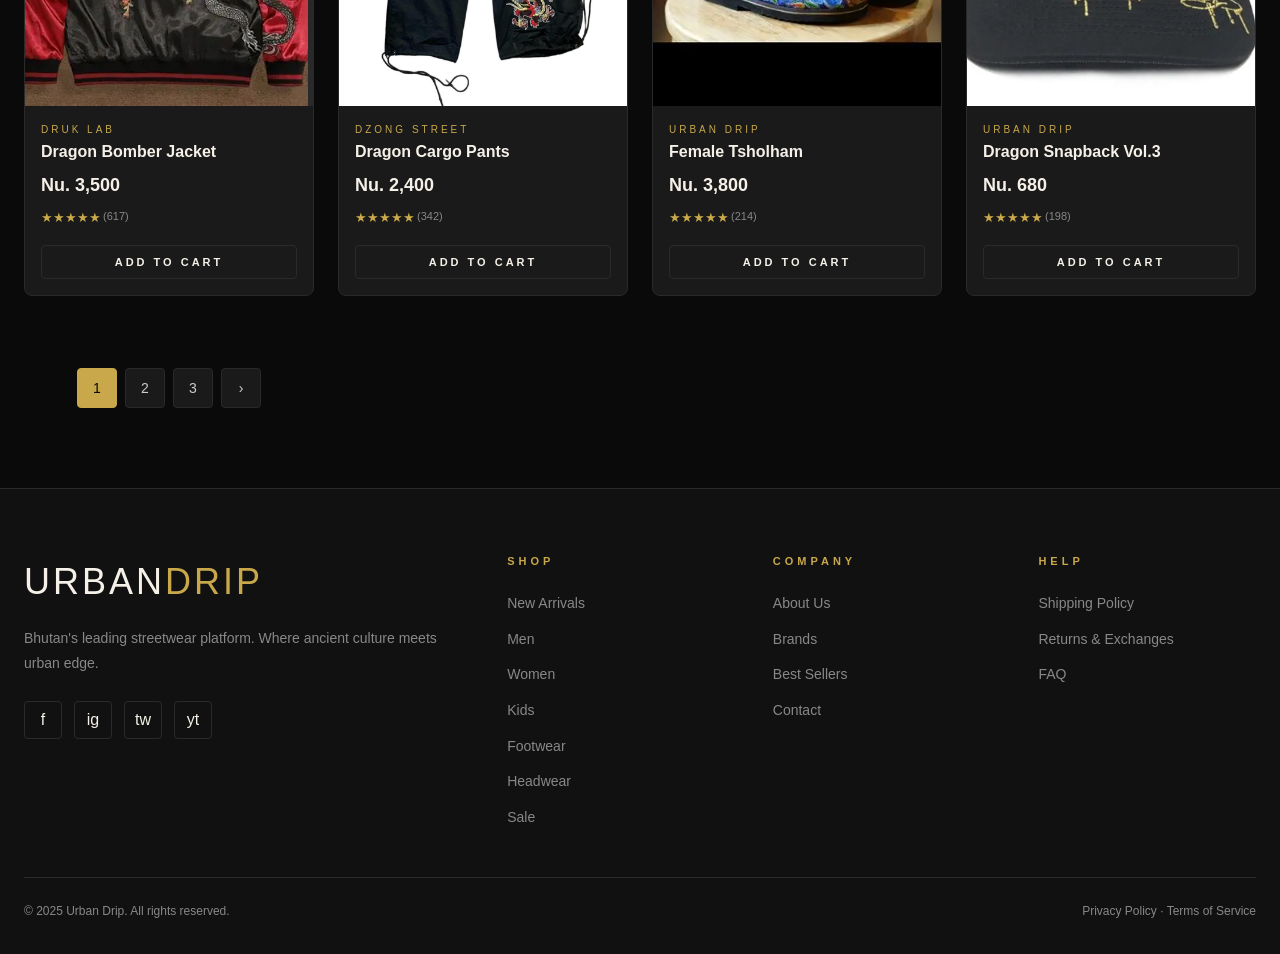
<file: bestsellers.html>
<!DOCTYPE html>
<html lang="en">
<head>
  <meta charset="UTF-8"/>
  <meta name="viewport" content="width=device-width, initial-scale=1.0"/>
  <title>Best Sellers - Urban Drip</title>
  <link rel="stylesheet" href="styles.css"/>
  <style>
    /* ── Best Sellers Specific ── */
    .bs-hero {
      position: relative;
      min-height: 480px;
      display: flex;
      align-items: center;
      overflow: hidden;
      background: #080808;
    }
    .bs-hero::before {
      content: '';
      position: absolute; inset: 0;
      background: radial-gradient(ellipse at 30% 50%, rgba(200,168,75,0.12) 0%, transparent 65%);
    }
    .bs-hero::after {
      content: '#1';
      position: absolute; right: 5%; top: 50%;
      transform: translateY(-50%);
      font-family: var(--font-display);
      font-size: clamp(200px,35vw,480px);
      color: rgba(200,168,75,0.04);
      pointer-events: none; line-height: 1;
    }
    .bs-hero img {
      position: absolute; inset: 0; width: 100%; height: 100%;
      object-fit: cover; opacity: 0.2;
    }
    .bs-hero-content { position: relative; z-index: 2; }

    /* Rank badge on product cards */
    .rank-badge {
      position: absolute;
      top: 12px; right: 12px;
      width: 36px; height: 36px;
      border-radius: 50%;
      display: flex; align-items: center; justify-content: center;
      font-family: var(--font-display); font-size: 14px;
      border: 2px solid;
      z-index: 2;
    }
    .rank-1 { background: var(--accent); border-color: var(--accent); color: var(--black); }
    .rank-2 { background: #888; border-color: #888; color: #fff; }
    .rank-3 { background: #a0522d; border-color: #a0522d; color: #fff; }
    .rank-n { background: var(--card-bg); border-color: var(--border); color: var(--text-muted); }

    /* Top 3 podium showcase */
    .podium {
      display: grid;
      grid-template-columns: 1fr 1.2fr 1fr;
      gap: 16px;
      align-items: end;
      margin-bottom: 80px;
    }
    .podium-card {
      background: var(--card-bg);
      border: 1px solid var(--border);
      border-radius: var(--radius-lg);
      overflow: hidden;
      position: relative;
      transition: all var(--transition);
    }
    .podium-card:hover { transform: translateY(-6px); box-shadow: var(--shadow); }
    .podium-card.rank1 {
      border-color: var(--accent);
      box-shadow: 0 0 40px rgba(200,168,75,0.15);
    }
    .podium-card .podium-img {
      aspect-ratio: 3/4;
      background: linear-gradient(135deg, #1e1a14, #2a2010);
      display: flex; align-items: center; justify-content: center;
      font-family: var(--font-sub); font-size: 12px;
      letter-spacing: 3px; color: var(--text-muted);
      position: relative; overflow: hidden;
    }
    .podium-card .podium-img img { position: absolute; inset: 0; width: 100%; height: 100%; object-fit: cover; }
    .podium-num {
      position: absolute; top: 12px; left: 12px;
      font-family: var(--font-display); font-size: 64px;
      color: rgba(255,255,255,0.06);
      line-height: 1; pointer-events: none;
    }
    .podium-rank-label {
      position: absolute; top: 16px; right: 16px;
      font-family: var(--font-display); font-size: 16px;
      padding: 4px 12px; border-radius: 4px;
    }
    .podium-body { padding: 20px; }
    .podium-crown { text-align: center; font-size: 32px; margin-bottom: 8px; }

    /* Weekly chart table */
    .chart-table {
      width: 100%;
      border-collapse: collapse;
    }
    .chart-table th {
      font-family: var(--font-sub); font-size: 10px;
      letter-spacing: 3px; text-transform: uppercase;
      color: var(--text-muted); padding: 12px 16px;
      text-align: left; border-bottom: 1px solid var(--border);
    }
    .chart-table td {
      padding: 16px; border-bottom: 1px solid var(--border);
      vertical-align: middle;
    }
    .chart-table tr:last-child td { border-bottom: none; }
    .chart-table tr:hover td { background: rgba(200,168,75,0.03); }
    .chart-rank-num {
      font-family: var(--font-display); font-size: 24px;
      color: var(--text-muted); width: 48px; text-align: center;
    }
    .chart-rank-num.top3 { color: var(--accent); }
    .chart-img-cell {
      width: 60px; height: 60px;
      background: #1e1a14; border-radius: 6px;
      display: flex; align-items: center; justify-content: center;
      font-size: 20px; border: 1px solid var(--border);
      overflow: hidden;
    }
    .chart-img-cell img { width: 100%; height: 100%; object-fit: cover; }
    .chart-product-name {
      font-family: var(--font-sub); font-size: 15px;
      font-weight: 700; color: var(--white);
    }
    .chart-brand {
      font-family: var(--font-sub); font-size: 10px;
      letter-spacing: 2px; text-transform: uppercase;
      color: var(--accent); margin-top: 2px;
    }
    .chart-trend {
      font-family: var(--font-sub); font-size: 12px;
      font-weight: 700;
    }
    .trend-up { color: #4ecb71; }
    .trend-down { color: var(--accent2); }
    .trend-same { color: var(--text-muted); }
    .chart-sold-bar-wrap {
      width: 100px; height: 4px;
      background: var(--border); border-radius: 2px; overflow: hidden;
    }
    .chart-sold-bar {
      height: 100%; background: var(--accent); border-radius: 2px;
    }

    @media (max-width: 768px) {
      .podium { grid-template-columns: 1fr; }
      .podium-card { order: 0; }
      .chart-table th:nth-child(5),
      .chart-table td:nth-child(5) { display: none; }
    }
    @media (max-width: 480px) {
      .chart-table th:nth-child(4),
      .chart-table td:nth-child(4) { display: none; }
    }
  </style>
</head>
<body>


<nav class="navbar">
  <div class="navbar-inner">
    <a href="index.html" class="navbar-logo">URBAN<span>DRIP</span></a>
    <ul class="nav-links">
      <li><a href="index.html">Home</a></li>
      <li><a href="new.html">New</a></li>
      <li><a href="brands.html">Brands</a></li>
      <li><a href="men.html">Men</a></li>
      <li><a href="women.html">Women</a></li>
      <li><a href="kids.html">Kids</a></li>
      <li><a href="footwear.html">Footwear</a></li>
      <li><a href="headwear.html">Headwear</a></li>
      <li><a href="bestsellers.html" class="active">Best Sellers</a></li>
      <li><a href="sale.html" class="text-red">Sale</a></li>
    </ul>
    <div class="nav-icons">
      <button class="hamburger" id="menuBtn"><span></span><span></span><span></span></button>
    </div>
  </div>
</nav>

<div class="mobile-nav" id="mobileNav">
  <button class="mobile-nav-close" id="navClose">✕</button>
  <a href="index.html" class="navbar-logo" style="font-size:32px">URBAN<span style="color:var(--accent)">DRIP</span></a>
  <ul class="mobile-nav-links">
    <li><a href="index.html">Home</a></li><li><a href="new.html">New</a></li><li><a href="brands.html">Brands</a></li>
    <li><a href="men.html">Men</a></li><li><a href="women.html">Women</a></li><li><a href="kids.html">Kids</a></li>
    <li><a href="footwear.html">Footwear</a></li><li><a href="headwear.html">Headwear</a></li>
    <li><a href="bestsellers.html" style="color:var(--accent)">Best Sellers</a></li>
    <li><a href="sale.html" style="color:var(--accent2)">Sale</a></li>
  </ul>
</div>

<!-- ── HERO ── -->
<section class="bs-hero">
  <img src="logo.png" alt="Best Sellers"/>
  <div class="container bs-hero-content">
    <p class="eyebrow fade-in" style="margin-bottom:14px">Customer Favourites</p>
    <h1 class="display-xl fade-in-2" style="line-height:0.88;max-width:700px">
      BEST<br/><span class="text-accent">SELLERS</span>
    </h1>
    <p class="fade-in-3" style="color:var(--text-light);font-family:var(--font-sub);font-size:18px;letter-spacing:2px;margin:24px 0 36px;max-width:460px;line-height:1.6">The pieces our customers love most. Ranked by sales, powered by culture.</p>
    <div style="display:flex;gap:16px;flex-wrap:wrap" class="fade-in-3">
      <div style="background:rgba(200,168,75,0.1);border:1px solid rgba(200,168,75,0.3);border-radius:8px;padding:16px 24px;display:flex;align-items:center;gap:12px">
        <span style="font-size:28px">⭐</span>
        <div>
          <p style="font-family:var(--font-display);font-size:24px;color:var(--accent);line-height:1">4.9/5</p>
          <p style="font-family:var(--font-sub);font-size:10px;letter-spacing:2px;color:var(--text-muted)">AVG. RATING</p>
        </div>
      </div>
      <div style="background:rgba(200,168,75,0.1);border:1px solid rgba(200,168,75,0.3);border-radius:8px;padding:16px 24px;display:flex;align-items:center;gap:12px">
        <span style="font-size:28px">🛒</span>
        <div>
          <p style="font-family:var(--font-display);font-size:24px;color:var(--accent);line-height:1">12K+</p>
          <p style="font-family:var(--font-sub);font-size:10px;letter-spacing:2px;color:var(--text-muted)">UNITS SOLD</p>
        </div>
      </div>
      <div style="background:rgba(200,168,75,0.1);border:1px solid rgba(200,168,75,0.3);border-radius:8px;padding:16px 24px;display:flex;align-items:center;gap:12px">
        <span style="font-size:28px">🔁</span>
        <div>
          <p style="font-family:var(--font-display);font-size:24px;color:var(--accent);line-height:1">78%</p>
          <p style="font-family:var(--font-sub);font-size:10px;letter-spacing:2px;color:var(--text-muted)">REPEAT BUYERS</p>
        </div>
      </div>
    </div>
  </div>
</section>

<!-- ── PODIUM TOP 3 ── -->
<section class="section-pad">
  <div class="container">
    <div class="section-header text-center">
      <h2 class="display-md">Top <span class="text-accent">3</span> This Month</h2>
      <div class="section-divider center"></div>
      <p style="color:var(--text-muted);margin-top:16px">Updated weekly based on real sales data</p>
    </div>

    <div class="podium" style="margin-top:48px">
      <!-- #2 -->
      <div class="podium-card" style="margin-bottom:0">
        <div class="podium-crown">🥈</div>
        <div class="podium-img">
          <img src="Dragon Cargo Pants.jpg" alt="#2"/>
          <div class="podium-num">2</div>
          <div class="podium-rank-label" style="background:#888;color:#fff"></div>
        </div>
        <div class="podium-body">
          <p class="product-brand">Dzong Street</p>
          <p class="product-name" style="font-family:var(--font-sub);font-size:17px;font-weight:700;margin-bottom:8px">Dragon Cargo Pants</p>
          <div class="stars" style="margin-bottom:12px">★★★★★ <span style="font-size:12px;color:var(--text-muted)">(342)</span></div>
          <div class="product-price" style="margin-bottom:16px"><span class="price-current">Nu. 2,400</span></div>
          <button class="btn-cart">Add to Cart</button>
        </div>
      </div>

      <!-- #1 CHAMPION -->
      <div class="podium-card rank1">
        <div class="podium-crown">👑</div>
        <div class="podium-img">
          <img src="Dragon Bomber Jacket.webp" alt="#1 Best Seller"/>
          <div class="podium-num">1</div>
          <div class="podium-rank-label" style="background:var(--accent);color:var(--black)"></div>
        </div>
        <div class="podium-body">
          <p class="eyebrow" style="margin-bottom:8px">🏆 Best Seller Overall</p>
          <p class="product-brand">Druk Lab</p>
          <p class="product-name" style="font-family:var(--font-sub);font-size:20px;font-weight:700;margin-bottom:8px">Dragon Bomber Jacket</p>
          <div class="stars" style="margin-bottom:12px">★★★★★ <span style="font-size:12px;color:var(--text-muted)">(617 reviews)</span></div>
          <div class="product-price" style="margin-bottom:16px"><span class="price-current" style="font-size:22px">Nu. 3,500</span></div>
          <button class="btn btn-primary w-100">Add to Cart</button>
        </div>
      </div>

      <!-- #3 -->
      <div class="podium-card" style="margin-bottom:0">
        <div class="podium-crown">🥉</div>
        <div class="podium-img">
          <img src="Female Tsholham.webp" alt="#3"/>
          <div class="podium-num">3</div>
          <div class="podium-rank-label" style="background:#a0522d;color:#fff"></div>
        </div>
        <div class="podium-body">
          <p class="product-brand">Urban Drip</p>
          <p class="product-name" style="font-family:var(--font-sub);font-size:17px;font-weight:700;margin-bottom:8px">Female Tsholham</p>
          <div class="stars" style="margin-bottom:12px">★★★★★ <span style="font-size:12px;color:var(--text-muted)">(214)</span></div>
          <div class="product-price" style="margin-bottom:16px"><span class="price-current">Nu. 3,800</span></div>
          <button class="btn-cart">Add to Cart</button>
        </div>
      </div>
    </div>
  </div>
</section>

<!-- ── WEEKLY SALES CHART ── -->
<section class="section-pad-sm" style="background:var(--deep);border-top:1px solid var(--border);border-bottom:1px solid var(--border)">
  <div class="container">
    <div class="flex-between mb-32">
      <div>
        <p class="eyebrow">Live Rankings</p>
        <h2 class="display-md">Weekly <span class="text-accent">Chart</span></h2>
        <div class="section-divider"></div>
      </div>
      <div style="font-family:var(--font-sub);font-size:12px;letter-spacing:2px;color:var(--text-muted)">Updated: May 12, 2025</div>
    </div>

    <div style="background:var(--card-bg);border:1px solid var(--border);border-radius:var(--radius-lg);overflow:hidden">
      <table class="chart-table">
        <thead>
          <tr>
            <th>#</th>
            <th>Product</th>
            <th>Name</th>
            <th>Price</th>
            <th>Units Sold</th>
            <th>Trend</th>
            <th></th>
          </tr>
        </thead>
        <tbody>
          <tr>
            <td class="chart-rank-num top3">1</td>
            <td><div class="chart-img-cell"><img src="Dragon Bomber Jacket.webp" alt=""/></div></td>
            <td><div class="chart-product-name">Dragon Bomber Jacket</div><div class="chart-brand">Druk Lab</div></td>
            <td style="font-family:var(--font-sub);font-weight:700">Nu. 3,500</td>
            <td><div style="font-size:13px;color:var(--white);margin-bottom:4px">617 sold</div><div class="chart-sold-bar-wrap"><div class="chart-sold-bar" style="width:100%"></div></div></td>
            <td><span class="chart-trend trend-up">▲ 12%</span></td>
            <td><button class="btn btn-primary btn-sm">Add</button></td>
          </tr>
          <tr>
            <td class="chart-rank-num top3">2</td>
            <td><div class="chart-img-cell"><img src="Dragon Cargo Pants.jpg" alt=""/></div></td>
            <td><div class="chart-product-name">Dragon Cargo Pants</div><div class="chart-brand">Dzong Street</div></td>
            <td style="font-family:var(--font-sub);font-weight:700">Nu. 2,400</td>
            <td><div style="font-size:13px;color:var(--white);margin-bottom:4px">342 sold</div><div class="chart-sold-bar-wrap"><div class="chart-sold-bar" style="width:55%"></div></div></td>
            <td><span class="chart-trend trend-up">▲ 5%</span></td>
            <td><button class="btn btn-primary btn-sm">Add</button></td>
          </tr>
          <tr>
            <td class="chart-rank-num top3">3</td>
            <td><div class="chart-img-cell"><img src="Female Tsholham.webp" alt=""></div></td>
            <td><div class="chart-product-name">Female Tsholham</div><div class="chart-brand">Urban Drip</div></td>
            <td style="font-family:var(--font-sub);font-weight:700">Nu. 3,800</td>
            <td><div style="font-size:13px;color:var(--white);margin-bottom:4px">214 sold</div><div class="chart-sold-bar-wrap"><div class="chart-sold-bar" style="width:35%"></div></div></td>
            <td><span class="chart-trend trend-down">▼ 2%</span></td>
            <td><button class="btn btn-primary btn-sm">Add</button></td>
          </tr>
          <tr>
            <td class="chart-rank-num">4</td>
            <td><div class="chart-img-cell"><img src="Dragon Snapback.webp" alt=""></div></td>
            <td><div class="chart-product-name">Dragon Snapback Vol.3</div><div class="chart-brand">Urban Drip</div></td>
            <td style="font-family:var(--font-sub);font-weight:700">Nu. 680</td>
            <td><div style="font-size:13px;color:var(--white);margin-bottom:4px">198 sold</div><div class="chart-sold-bar-wrap"><div class="chart-sold-bar" style="width:32%"></div></div></td>
            <td><span class="chart-trend trend-up">▲ 18%</span></td>
            <td><button class="btn btn-primary btn-sm">Add</button></td>
          </tr>
          <tr>
            <td class="chart-rank-num">5</td>
            <td><div class="chart-img-cell"><img src="Monastery Wind Jacket.png" alt=""></div></td>
            <td><div class="chart-product-name">Monastery Wind Jacket</div><div class="chart-brand">Druk Lab</div></td>
            <td style="font-family:var(--font-sub);font-weight:700">Nu. 2,800</td>
            <td><div style="font-size:13px;color:var(--white);margin-bottom:4px">175 sold</div><div class="chart-sold-bar-wrap"><div class="chart-sold-bar" style="width:28%"></div></div></td>
            <td><span class="chart-trend trend-same">— 0%</span></td>
            <td><button class="btn btn-primary btn-sm">Add</button></td>
          </tr>
        </tbody>
      </table>
    </div>
  </div>
</section>

<!-- ── CATEGORY BEST SELLERS ── -->
<section class="section-pad">
  <div class="container">
    <div class="section-header text-center">
      <p class="eyebrow">By Category</p>
      <h2 class="display-md">Best In <span class="text-accent">Every Section</span></h2>
      <div class="section-divider center"></div>
    </div>

    <!-- TABS BY CATEGORY -->
    <div class="tabs" style="margin-top:40px">
      <button class="tab-btn active">All</button>
      <button class="tab-btn">Men</button>
      <button class="tab-btn">Women</button>
      <button class="tab-btn">Kids</button>
      <button class="tab-btn">Footwear</button>
      <button class="tab-btn">Headwear</button>
    </div>

    <div class="product-grid">
      <div class="product-card">
        <div class="product-card-img">
          <div class="placeholder-img"><img src="Dragon Bomber Jacket.webp" alt="">E</div>
          <span class="product-badge badge-best">Best Seller</span>
          <div class="rank-badge rank-1">1</div>
        </div>
        <div class="product-card-body">
          <p class="product-brand">Druk Lab</p>
          <p class="product-name">Dragon Bomber Jacket</p>
          <div class="product-price"><span class="price-current">Nu. 3,500</span></div>
          <div class="stars mt-8">★★★★★ <span style="font-size:11px;color:var(--text-muted)">(617)</span></div>
        </div>
        <div class="product-card-actions"><button class="btn-cart">Add to Cart</button></div>
      </div>

      <div class="product-card">
        <div class="product-card-img">
          <div class="placeholder-img"><img src="Dragon Cargo Pants.jpg" alt=""></div>
          <span class="product-badge badge-best">Best Seller</span>
          <div class="rank-badge rank-2">2</div>
        </div>
        <div class="product-card-body">
          <p class="product-brand">Dzong Street</p>
          <p class="product-name">Dragon Cargo Pants</p>
          <div class="product-price"><span class="price-current">Nu. 2,400</span></div>
          <div class="stars mt-8">★★★★★ <span style="font-size:11px;color:var(--text-muted)">(342)</span></div>
        </div>
        <div class="product-card-actions"><button class="btn-cart">Add to Cart</button></div>
      </div>

      <div class="product-card">
        <div class="product-card-img">
          <div class="placeholder-img"><img src="Female Tsholham.webp" alt=""></div>
          <span class="product-badge badge-best">Best Seller</span>
          <div class="rank-badge rank-3">3</div>
        </div>
        <div class="product-card-body">
          <p class="product-brand">Urban Drip</p>
          <p class="product-name">Female Tsholham</p>
          <div class="product-price"><span class="price-current">Nu. 3,800</span></div>
          <div class="stars mt-8">★★★★★ <span style="font-size:11px;color:var(--text-muted)">(214)</span></div>
        </div>
        <div class="product-card-actions"><button class="btn-cart">Add to Cart</button></div>
      </div>

      <div class="product-card">
        <div class="product-card-img">
          <div class="placeholder-img"><img src="Dragon Snapback.webp" alt=""></div>
          <div class="rank-badge rank-n">4</div>
        </div>
        <div class="product-card-body">
          <p class="product-brand">Urban Drip</p>
          <p class="product-name">Dragon Snapback Vol.3</p>
          <div class="product-price"><span class="price-current">Nu. 680</span></div>
          <div class="stars mt-8">★★★★★ <span style="font-size:11px;color:var(--text-muted)">(198)</span></div>
        </div>
        <div class="product-card-actions"><button class="btn-cart">Add to Cart</button></div>
      </div>

    <div class="pagination">
      <button class="page-btn active">1</button>
      <button class="page-btn">2</button>
      <button class="page-btn">3</button>
      <button class="page-btn">›</button>
    </div>
  </div>
</section>

  <!-- FOOTER -->
  <footer class="footer">
    <div class="container">
      <div class="footer-grid">
        <div>
          <div class="footer-brand-name">URBAN<span>DRIP</span></div>
          <p class="footer-desc">Bhutan's leading streetwear platform. Where ancient culture meets urban edge.</p>
          <div class="footer-social">
            <a href="#" class="social-btn">f</a>
            <a href="#" class="social-btn">ig</a>
            <a href="#" class="social-btn">tw</a>
            <a href="#" class="social-btn">yt</a>
          </div>
        </div>
        <div>
          <div class="footer-heading">Shop</div>
          <ul class="footer-links">
            <li><a href="new.html">New Arrivals</a></li>
            <li><a href="men.html">Men</a></li>
            <li><a href="women.html">Women</a></li>
            <li><a href="kids.html">Kids</a></li>
            <li><a href="footwear.html">Footwear</a></li>
            <li><a href="headwear.html">Headwear</a></li>
            <li><a href="sale.html">Sale</a></li>
          </ul>
        </div>
        <div>
          <div class="footer-heading">Company</div>
          <ul class="footer-links">
            <li><a href="about.html">About Us</a></li>
            <li><a href="brands.html">Brands</a></li>
            <li><a href="bestsellers.html">Best Sellers</a></li>
            <li><a href="contact.html">Contact</a></li>
          </ul>
        </div>
        <div>
          <div class="footer-heading">Help</div>
          <ul class="footer-links">
            <li><a href="contact.html">Shipping Policy</a></li>
            <li><a href="contact.html">Returns & Exchanges</a></li>
            <li><a href="contact.html">FAQ</a></li>
          </ul>
        </div>
      </div>
      <div class="footer-bottom">
        <span>© 2025 Urban Drip. All rights reserved.</span>
        <span>Privacy Policy · Terms of Service</span>
      </div>
    </div>
  </footer>

<script>
  document.getElementById('menuBtn').addEventListener('click', () => document.getElementById('mobileNav').classList.add('open'));
  document.getElementById('navClose').addEventListener('click', () => document.getElementById('mobileNav').classList.remove('open'));
  document.querySelectorAll('.tab-btn').forEach(btn => {
    btn.addEventListener('click', () => { document.querySelectorAll('.tab-btn').forEach(b => b.classList.remove('active')); btn.classList.add('active'); });
  });
</script>
</body>
</html>
</file>
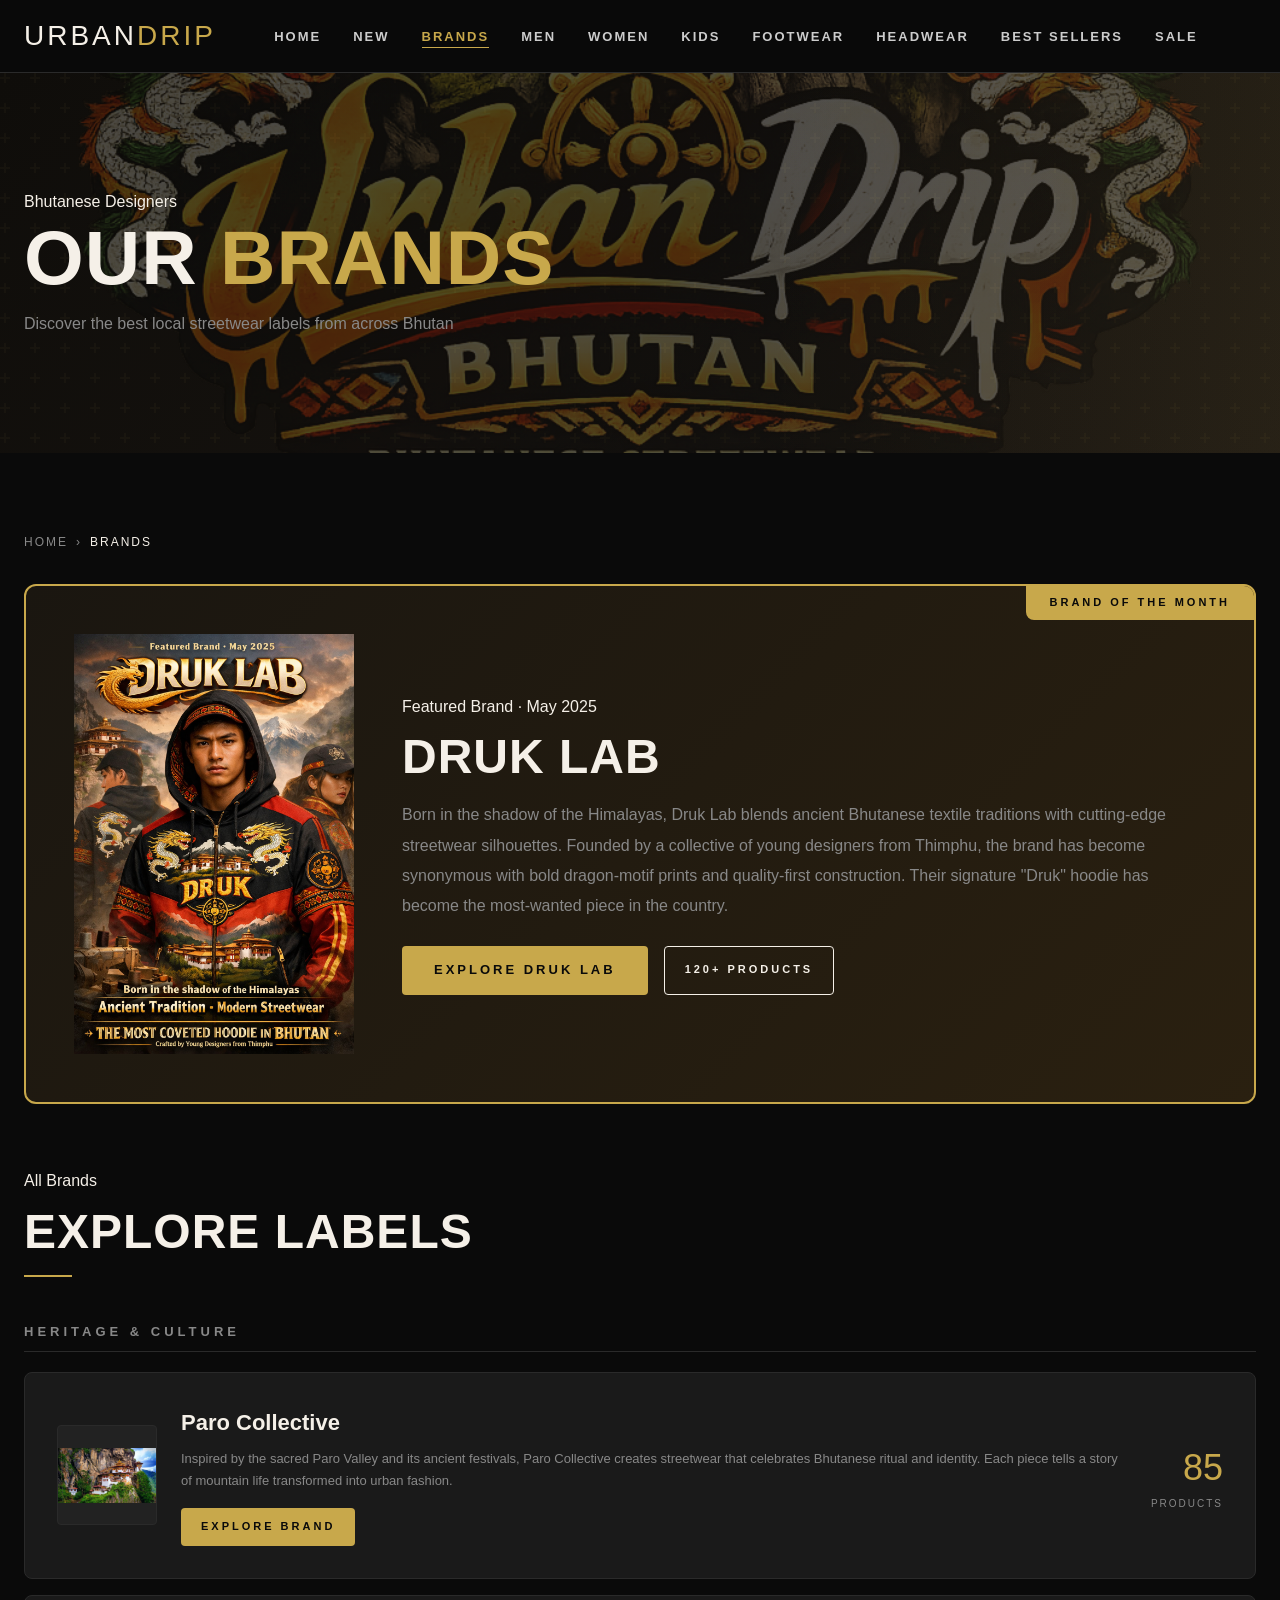
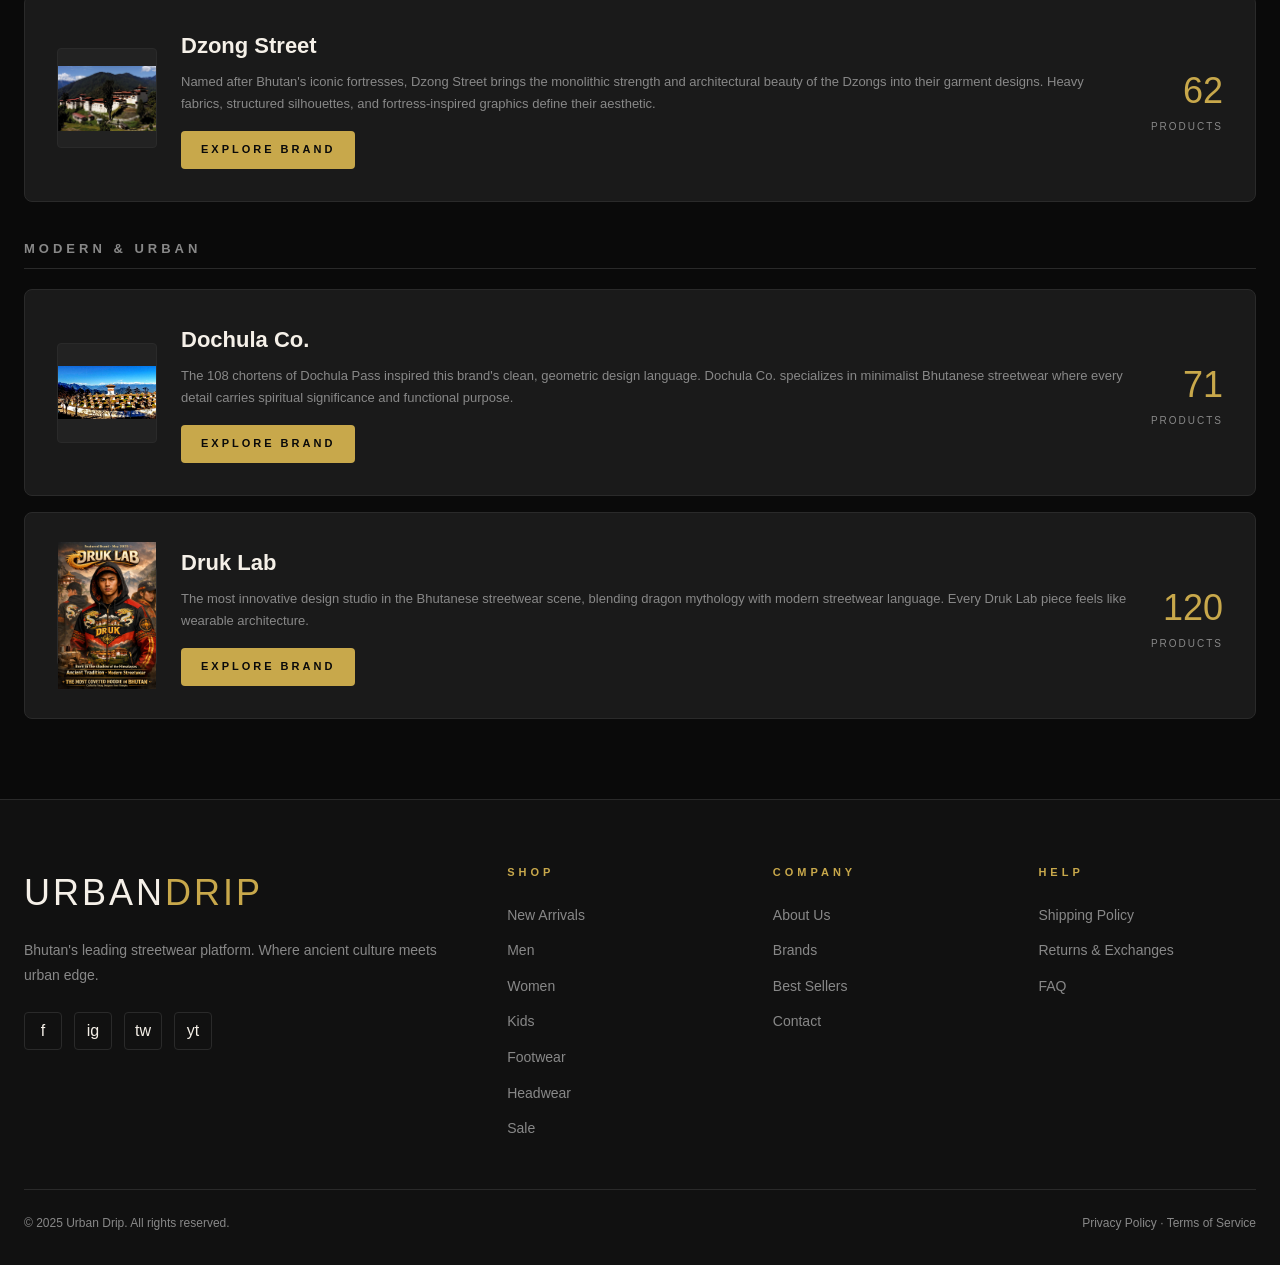
<file: brands.html>
<!DOCTYPE html>
<html lang="en">
<head>
  <meta charset="UTF-8"/>
  <meta name="viewport" content="width=device-width, initial-scale=1.0"/>
  <title>Brands - Urban Drip</title>
  <link rel="stylesheet" href="styles.css"/>
</head>
<body>

<nav class="navbar">
  <div class="navbar-inner">
    <a href="index.html" class="navbar-logo">URBAN<span>DRIP</span></a>
    <ul class="nav-links">
      <li><a href="index.html">Home</a></li><li><a href="new.html">New</a></li>
      <li><a href="brands.html" class="active">Brands</a></li>
      <li><a href="men.html">Men</a></li><li><a href="women.html">Women</a></li><li><a href="kids.html">Kids</a></li>
      <li><a href="footwear.html">Footwear</a></li><li><a href="headwear.html">Headwear</a></li>
      <li><a href="bestsellers.html">Best Sellers</a></li><li><a href="sale.html" class="text-red">Sale</a></li>
    </ul>
    <div class="nav-icons">
      <button class="hamburger" id="menuBtn"><span></span><span></span><span></span></button>
    </div>
  </div>
</nav>
<div class="mobile-nav" id="mobileNav">
  <button class="mobile-nav-close" id="navClose">✕</button>
  <a href="index.html" class="navbar-logo" style="font-size:32px">URBAN<span style="color:var(--accent)">DRIP</span></a>
  <ul class="mobile-nav-links">
    <li><a href="index.html">Home</a></li><li><a href="new.html">New</a></li>
    <li><a href="brands.html" style="color:var(--accent)">Brands</a></li><li><a href="men.html">Men</a></li>
    <li><a href="women.html">Women</a></li><li><a href="kids.html">Kids</a></li>
    <li><a href="footwear.html">Footwear</a></li><li><a href="headwear.html">Headwear</a></li>
    <li><a href="bestsellers.html">Best Sellers</a></li><li><a href="sale.html" style="color:var(--accent2)">Sale</a></li>
  </ul>
</div>

<!-- PAGE BANNER -->
<section class="page-banner">
  <div class="page-banner-decor"></div>
  <img src="logo.png" alt="" class="page-banner-img"/>
  <div class="page-banner-content">
    <p class="eyebrow fade-in">Bhutanese Designers</p>
    <h1 class="display-lg fade-in-2">Our <span class="text-accent">Brands</span></h1>
    <p style="color:var(--text-muted);margin-top:12px" class="fade-in-3">Discover the best local streetwear labels from across Bhutan</p>
  </div>
</section>

<!-- FEATURED BRAND OF THE MONTH -->
<section class="section-pad">
  <div class="container">
    <div class="breadcrumb"><a href="index.html">Home</a><span>›</span><span class="current">Brands</span></div>

    <div style="background:linear-gradient(135deg,#1a1610,#2a2010);border:2px solid var(--accent);border-radius:12px;padding:48px;margin-bottom:64px;position:relative;overflow:hidden">
      <div style="position:absolute;top:0;right:0;background:var(--accent);padding:8px 24px;font-family:var(--font-sub);font-size:11px;font-weight:700;letter-spacing:3px;color:var(--black);border-radius:0 0 0 8px">BRAND OF THE MONTH</div>
      <div style="display:grid;grid-template-columns:280px 1fr;gap:48px;align-items:center">
        <div>
          <img src="Druk Lab.png" alt="Druk Lab" style="max-width:100%;max-height:100%;object-fit:contain"/>
        </div>
        <div>
          <p class="eyebrow" style="margin-bottom:12px">Featured Brand · May 2025</p>
          <h2 class="display-md" style="margin-bottom:16px">Druk Lab</h2>
          <p style="color:var(--text-muted);line-height:1.9;margin-bottom:24px">Born in the shadow of the Himalayas, Druk Lab blends ancient Bhutanese textile traditions with cutting-edge streetwear silhouettes. Founded by a collective of young designers from Thimphu, the brand has become synonymous with bold dragon-motif prints and quality-first construction. Their signature "Druk" hoodie has become the most-wanted piece in the country.</p>
          <div style="display:flex;gap:16px;flex-wrap:wrap">
            <a href="new.html" class="btn btn-primary">Explore Druk Lab</a>
            <a href="#" class="btn btn-outline btn-sm">120+ Products</a>
          </div>
        </div>
      </div>
    </div>

    <!-- ALL BRANDS -->
    <div class="section-header">
      <p class="eyebrow">All Brands</p>
      <h2 class="display-md">Explore Labels</h2>
      <div class="section-divider"></div>
    </div>

    <!-- Brand Category: Heritage -->
    <h3 style="font-family:var(--font-sub);font-size:13px;letter-spacing:4px;text-transform:uppercase;color:var(--text-muted);margin:40px 0 20px;padding-bottom:12px;border-bottom:1px solid var(--border)">Heritage & Culture</h3>
    <div style="display:flex;flex-direction:column;gap:16px">
      <div class="brand-card">
        <div class="brand-logo-box"><img src="Paro.jpg" alt=""></div>
        <div class="brand-info">
          <p class="brand-name">Paro Collective</p>
          <p class="brand-desc">Inspired by the sacred Paro Valley and its ancient festivals, Paro Collective creates streetwear that celebrates Bhutanese ritual and identity. Each piece tells a story of mountain life transformed into urban fashion.</p>
          <a href="new.html" class="btn btn-primary btn-sm">Explore Brand</a>
        </div>
        <div style="text-align:right;flex-shrink:0">
          <p style="font-family:var(--font-display);font-size:36px;color:var(--accent)">85</p>
          <p style="font-family:var(--font-sub);font-size:10px;letter-spacing:2px;color:var(--text-muted)">PRODUCTS</p>
        </div>
      </div>
      <div class="brand-card">
        <div class="brand-logo-box"><img src="Dzong.jpg" alt=""></div>
        <div class="brand-info">
          <p class="brand-name">Dzong Street</p>
          <p class="brand-desc">Named after Bhutan's iconic fortresses, Dzong Street brings the monolithic strength and architectural beauty of the Dzongs into their garment designs. Heavy fabrics, structured silhouettes, and fortress-inspired graphics define their aesthetic.</p>
          <a href="new.html" class="btn btn-primary btn-sm">Explore Brand</a>
        </div>
        <div style="text-align:right;flex-shrink:0">
          <p style="font-family:var(--font-display);font-size:36px;color:var(--accent)">62</p>
          <p style="font-family:var(--font-sub);font-size:10px;letter-spacing:2px;color:var(--text-muted)">PRODUCTS</p>
        </div>
      </div>
    </div>

    <h3 style="font-family:var(--font-sub);font-size:13px;letter-spacing:4px;text-transform:uppercase;color:var(--text-muted);margin:40px 0 20px;padding-bottom:12px;border-bottom:1px solid var(--border)">Modern & Urban</h3>
    <div style="display:flex;flex-direction:column;gap:16px">
      <div class="brand-card">
        <div class="brand-logo-box"><img src="Dochula Co.jpg" alt=""></div>
        <div class="brand-info">
          <p class="brand-name">Dochula Co.</p>
          <p class="brand-desc">The 108 chortens of Dochula Pass inspired this brand's clean, geometric design language. Dochula Co. specializes in minimalist Bhutanese streetwear where every detail carries spiritual significance and functional purpose.</p>
          <a href="new.html" class="btn btn-primary btn-sm">Explore Brand</a>
        </div>
        <div style="text-align:right;flex-shrink:0">
          <p style="font-family:var(--font-display);font-size:36px;color:var(--accent)">71</p>
          <p style="font-family:var(--font-sub);font-size:10px;letter-spacing:2px;color:var(--text-muted)">PRODUCTS</p>
        </div>
      </div>
      <div class="brand-card">
        <div class="brand-logo-box"><img src="Druk Lab.png" alt=""></div>
        <div class="brand-info">
          <p class="brand-name">Druk Lab</p>
          <p class="brand-desc">The most innovative design studio in the Bhutanese streetwear scene, blending dragon mythology with modern streetwear language. Every Druk Lab piece feels like wearable architecture.</p>
          <a href="new.html" class="btn btn-primary btn-sm">Explore Brand</a>
        </div>
        <div style="text-align:right;flex-shrink:0">
          <p style="font-family:var(--font-display);font-size:36px;color:var(--accent)">120</p>
          <p style="font-family:var(--font-sub);font-size:10px;letter-spacing:2px;color:var(--text-muted)">PRODUCTS</p>
        </div>
      </div>
    </div>
  </div>
</section>

  <!-- FOOTER -->
  <footer class="footer">
    <div class="container">
      <div class="footer-grid">
        <div>
          <div class="footer-brand-name">URBAN<span>DRIP</span></div>
          <p class="footer-desc">Bhutan's leading streetwear platform. Where ancient culture meets urban edge.</p>
          <div class="footer-social">
            <a href="#" class="social-btn">f</a>
            <a href="#" class="social-btn">ig</a>
            <a href="#" class="social-btn">tw</a>
            <a href="#" class="social-btn">yt</a>
          </div>
        </div>
        <div>
          <div class="footer-heading">Shop</div>
          <ul class="footer-links">
            <li><a href="new.html">New Arrivals</a></li>
            <li><a href="men.html">Men</a></li>
            <li><a href="women.html">Women</a></li>
            <li><a href="kids.html">Kids</a></li>
            <li><a href="footwear.html">Footwear</a></li>
            <li><a href="headwear.html">Headwear</a></li>
            <li><a href="sale.html">Sale</a></li>
          </ul>
        </div>
        <div>
          <div class="footer-heading">Company</div>
          <ul class="footer-links">
            <li><a href="about.html">About Us</a></li>
            <li><a href="brands.html">Brands</a></li>
            <li><a href="bestsellers.html">Best Sellers</a></li>
            <li><a href="contact.html">Contact</a></li>
          </ul>
        </div>
        <div>
          <div class="footer-heading">Help</div>
          <ul class="footer-links">
            <li><a href="contact.html">Shipping Policy</a></li>
            <li><a href="contact.html">Returns & Exchanges</a></li>
            <li><a href="contact.html">FAQ</a></li>
          </ul>
        </div>
      </div>
      <div class="footer-bottom">
        <span>© 2025 Urban Drip. All rights reserved.</span>
        <span>Privacy Policy · Terms of Service</span>
      </div>
    </div>
  </footer>
<script>
  document.getElementById('menuBtn').addEventListener('click', () => document.getElementById('mobileNav').classList.add('open'));
  document.getElementById('navClose').addEventListener('click', () => document.getElementById('mobileNav').classList.remove('open'));
</script>
</body>
</html>
</file>
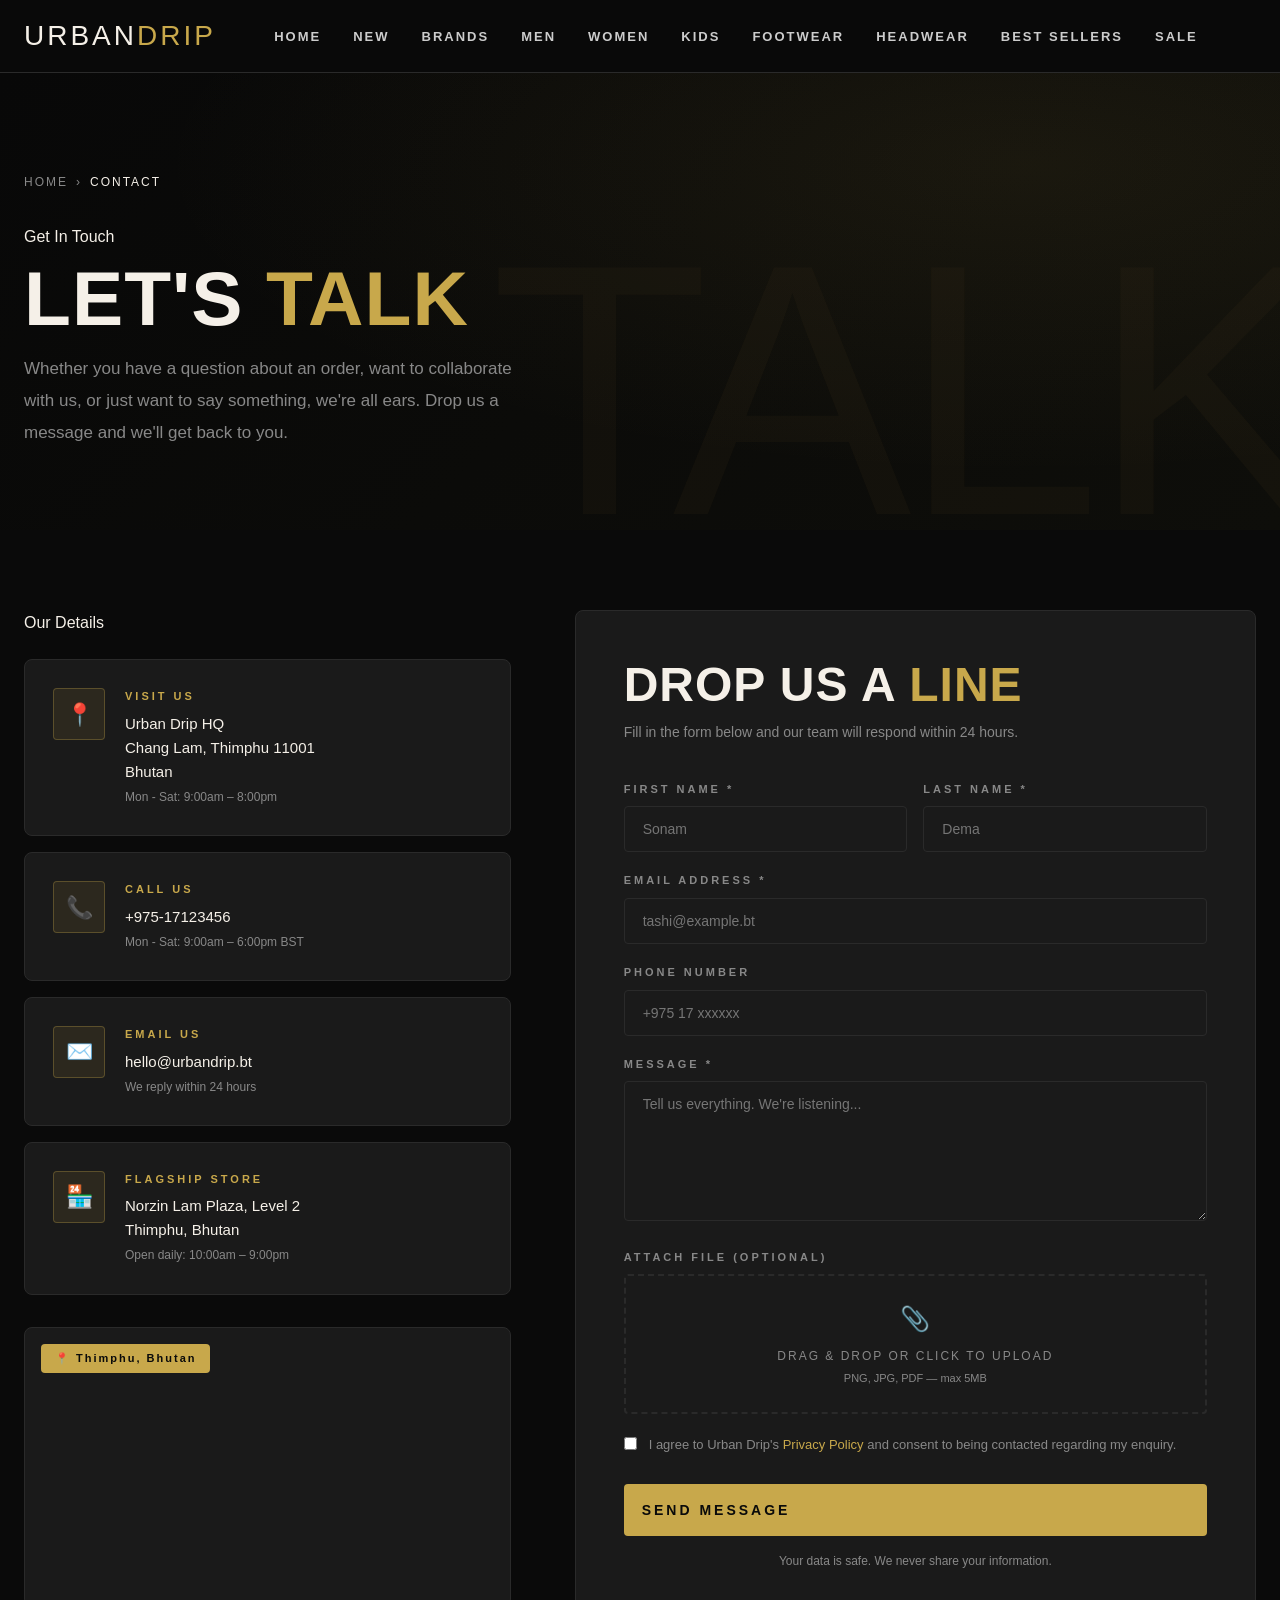
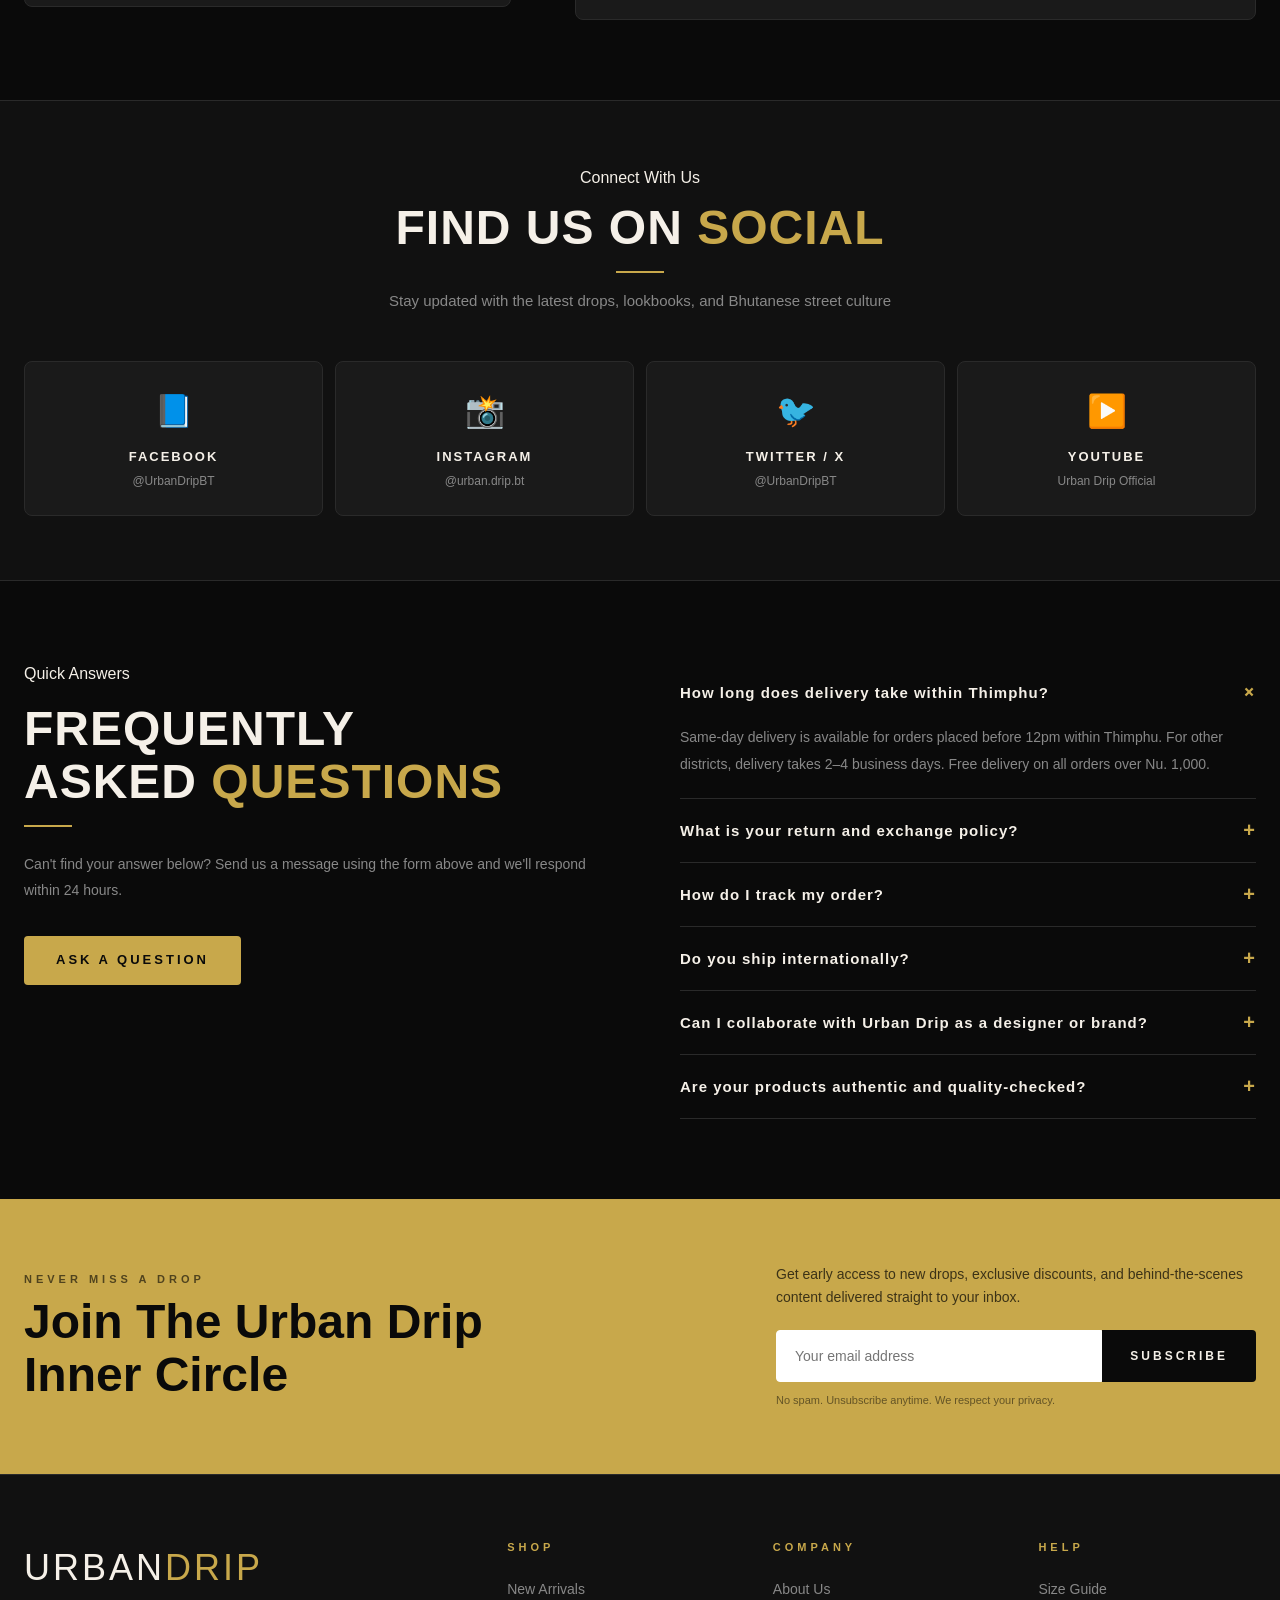
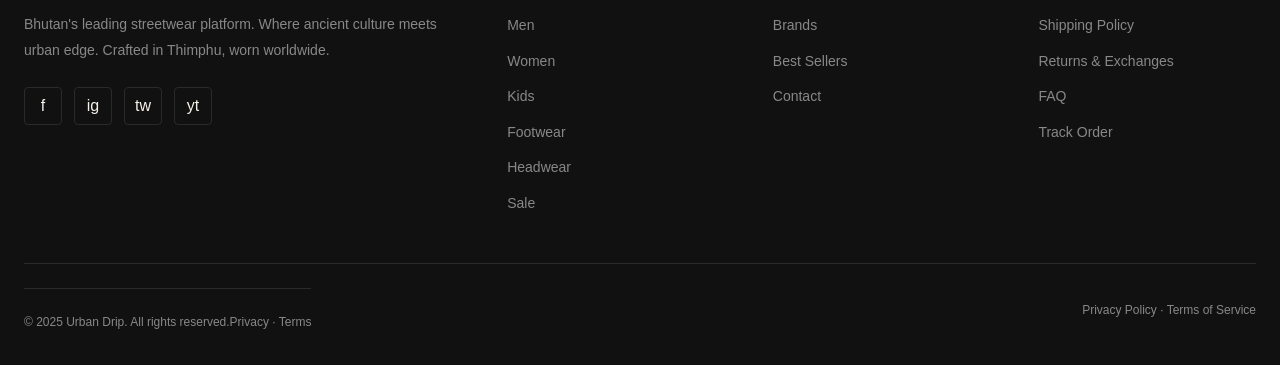
<file: contact.html>
<!DOCTYPE html>
<html lang="en">
<head>
  <meta charset="UTF-8"/>
  <meta name="viewport" content="width=device-width, initial-scale=1.0"/>
  <title>Contact Us - Urban Drip</title>
  <link rel="stylesheet" href="styles.css"/>
  <style>
    .contact-hero {
      position: relative;
      padding: 100px 0 80px;
      overflow: hidden;
      background: linear-gradient(135deg, #080808 0%, #0e0e0a 100%);
    }
    .contact-hero::before {
      content: '';
      position: absolute; inset: 0;
      background: radial-gradient(ellipse at 80% 20%, rgba(200,168,75,0.08) 0%, transparent 60%);
    }
    .contact-hero-decor {
      position: absolute; right: -40px; bottom: -40px;
      font-family: var(--font-display);
      font-size: clamp(160px, 28vw, 360px);
      color: rgba(200,168,75,0.03);
      line-height: 1; pointer-events: none;
      letter-spacing: -10px;
    }

    /* Two-column contact layout */
    .contact-layout {
      display: grid;
      grid-template-columns: 1fr 1.4fr;
      gap: 64px;
      align-items: start;
    }

    /* Info cards on the left */
    .contact-info-card {
      background: var(--card-bg);
      border: 1px solid var(--border);
      border-radius: var(--radius-lg);
      padding: 28px;
      display: flex;
      align-items: flex-start;
      gap: 20px;
      transition: border-color var(--transition);
    }
    .contact-info-card:hover { border-color: var(--accent); }
    .contact-icon-wrap {
      width: 52px; height: 52px;
      background: rgba(200,168,75,0.1);
      border: 1px solid rgba(200,168,75,0.3);
      border-radius: var(--radius);
      display: flex; align-items: center; justify-content: center;
      font-size: 22px; flex-shrink: 0;
    }
    .contact-info-title {
      font-family: var(--font-sub); font-size: 11px;
      font-weight: 700; letter-spacing: 3px;
      text-transform: uppercase; color: var(--accent);
      margin-bottom: 6px;
    }
    .contact-info-text {
      font-size: 15px; color: var(--white); line-height: 1.6;
    }
    .contact-info-sub {
      font-size: 12px; color: var(--text-muted);
      margin-top: 4px;
    }

    /* Map placeholder */
    .map-wrap {
      background: var(--card-bg);
      border: 1px solid var(--border);
      border-radius: var(--radius-lg);
      overflow: hidden;
      height: 280px;
      display: flex; align-items: center; justify-content: center;
      position: relative;
      margin-top: 24px;
    }
    .map-wrap iframe {
      width: 100%; height: 100%; border: none;
    }
    .map-placeholder {
      display: flex; flex-direction: column; align-items: center;
      justify-content: center; gap: 12px; padding: 24px;
      text-align: center;
    }
    .map-placeholder .map-icon { font-size: 48px; opacity: 0.4; }
    .map-placeholder p {
      font-family: var(--font-sub); font-size: 12px;
      letter-spacing: 3px; text-transform: uppercase;
      color: var(--text-muted);
    }
    .map-overlay-badge {
      position: absolute; top: 16px; left: 16px;
      background: var(--accent); color: var(--black);
      padding: 6px 14px;
      font-family: var(--font-sub); font-size: 11px;
      font-weight: 700; letter-spacing: 2px;
      border-radius: 4px;
    }

    /* Form card */
    .contact-form-card {
      background: var(--card-bg);
      border: 1px solid var(--border);
      border-radius: var(--radius-lg);
      padding: 48px;
    }

    /* Social links */
    .social-contact-grid {
      display: grid;
      grid-template-columns: repeat(4, 1fr);
      gap: 12px;
    }
    .social-contact-card {
      background: var(--card-bg);
      border: 1px solid var(--border);
      border-radius: var(--radius-lg);
      padding: 24px 16px;
      text-align: center;
      cursor: pointer;
      transition: all var(--transition);
      text-decoration: none;
      display: block;
    }
    .social-contact-card:hover {
      transform: translateY(-4px);
      box-shadow: var(--shadow);
    }
    .social-contact-card .s-icon { font-size: 32px; margin-bottom: 10px; }
    .social-contact-card .s-name {
      font-family: var(--font-sub); font-size: 13px;
      font-weight: 700; letter-spacing: 2px;
      text-transform: uppercase; margin-bottom: 4px;
    }
    .social-contact-card .s-handle {
      font-size: 12px; color: var(--text-muted);
    }
    .social-contact-card.fb:hover { border-color: #1877f2; }
    .social-contact-card.ig:hover { border-color: #e1306c; }
    .social-contact-card.tw:hover { border-color: #1da1f2; }
    .social-contact-card.yt:hover { border-color: #ff0000; }

    /* FAQ accordion */
    .faq-item {
      border-bottom: 1px solid var(--border);
    }
    .faq-question {
      width: 100%;
      background: none; border: none;
      color: var(--white); text-align: left;
      padding: 20px 0;
      font-family: var(--font-sub); font-size: 15px;
      font-weight: 600; letter-spacing: 1px;
      cursor: pointer;
      display: flex; justify-content: space-between;
      align-items: center;
      transition: color var(--transition);
    }
    .faq-question:hover { color: var(--accent); }
    .faq-question .faq-icon {
      font-size: 20px; color: var(--accent);
      transition: transform var(--transition); flex-shrink: 0;
    }
    .faq-question.open .faq-icon { transform: rotate(45deg); }
    .faq-answer {
      max-height: 0; overflow: hidden;
      transition: max-height 0.4s ease, padding 0.3s ease;
      font-size: 14px; color: var(--text-muted); line-height: 1.9;
    }
    .faq-answer.open {
      max-height: 200px;
      padding-bottom: 20px;
    }

    /* Form success state */
    .form-success {
      display: none;
      text-align: center;
      padding: 48px 24px;
    }
    .form-success .success-icon { font-size: 64px; margin-bottom: 16px; }
    .form-success h3 {
      font-family: var(--font-display); font-size: 36px;
      color: var(--accent); margin-bottom: 12px;
    }

    @media (max-width: 1024px) {
      .contact-layout { grid-template-columns: 1fr; gap: 40px; }
      .social-contact-grid { grid-template-columns: repeat(2,1fr); }
    }
    @media (max-width: 480px) {
      .contact-form-card { padding: 24px; }
      .social-contact-grid { grid-template-columns: 1fr 1fr; }
    }
  </style>
</head>
<body>

<nav class="navbar">
  <div class="navbar-inner">
    <a href="index.html" class="navbar-logo">URBAN<span>DRIP</span></a>
    <ul class="nav-links">
      <li><a href="index.html">Home</a></li>
      <li><a href="new.html">New</a></li>
      <li><a href="brands.html">Brands</a></li>
      <li><a href="men.html">Men</a></li>
      <li><a href="women.html">Women</a></li>
      <li><a href="kids.html">Kids</a></li>
      <li><a href="footwear.html">Footwear</a></li>
      <li><a href="headwear.html">Headwear</a></li>
      <li><a href="bestsellers.html">Best Sellers</a></li>
      <li><a href="sale.html" class="text-red">Sale</a></li>
    </ul>
    <div class="nav-icons">
      <button class="hamburger" id="menuBtn"><span></span><span></span><span></span></button>
    </div>
  </div>
</nav>

<div class="mobile-nav" id="mobileNav">
  <button class="mobile-nav-close" id="navClose">✕</button>
  <a href="index.html" class="navbar-logo" style="font-size:32px">URBAN<span style="color:var(--accent)">DRIP</span></a>
  <ul class="mobile-nav-links">
    <li><a href="index.html">Home</a></li><li><a href="new.html">New</a></li><li><a href="brands.html">Brands</a></li>
    <li><a href="men.html">Men</a></li><li><a href="women.html">Women</a></li><li><a href="kids.html">Kids</a></li>
    <li><a href="footwear.html">Footwear</a></li><li><a href="headwear.html">Headwear</a></li>
    <li><a href="bestsellers.html">Best Sellers</a></li><li><a href="sale.html" style="color:var(--accent2)">Sale</a></li>
    <li><a href="contact.html" style="color:var(--accent)">Contact</a></li>
  </ul>
</div>

<!-- ── HERO ── -->
<section class="contact-hero">
  <div class="contact-hero-decor">TALK</div>
  <div class="container" style="position:relative;z-index:1">
    <div class="breadcrumb"><a href="index.html">Home</a><span>›</span><span class="current">Contact</span></div>
    <p class="eyebrow fade-in" style="margin-bottom:14px">Get In Touch</p>
    <h1 class="display-lg fade-in-2" style="line-height:0.9;margin-bottom:20px">
      Let's <span class="text-accent">Talk</span>
    </h1>
    <p class="fade-in-3" style="color:var(--text-muted);font-size:17px;max-width:520px;line-height:1.9">Whether you have a question about an order, want to collaborate with us, or just want to say something, we're all ears. Drop us a message and we'll get back to you.</p>
  </div>
</section>

<!-- ── CONTACT INFO + FORM ── -->
<section class="section-pad">
  <div class="container">
    <div class="contact-layout">

      <!-- LEFT: Info + Map -->
      <div>
        <p class="eyebrow" style="margin-bottom:24px">Our Details</p>

        <div style="display:flex;flex-direction:column;gap:16px;margin-bottom:32px">
          <div class="contact-info-card">
            <div class="contact-icon-wrap">📍</div>
            <div>
              <p class="contact-info-title">Visit Us</p>
              <p class="contact-info-text">Urban Drip HQ<br/>Chang Lam, Thimphu 11001<br/>Bhutan</p>
              <p class="contact-info-sub">Mon - Sat: 9:00am – 8:00pm</p>
            </div>
          </div>

          <div class="contact-info-card">
            <div class="contact-icon-wrap">📞</div>
            <div>
              <p class="contact-info-title">Call Us</p>
              <p class="contact-info-text">+975-17123456</p>
              <p class="contact-info-sub">Mon - Sat: 9:00am – 6:00pm BST</p>
            </div>
          </div>

          <div class="contact-info-card">
            <div class="contact-icon-wrap">✉️</div>
            <div>
              <p class="contact-info-title">Email Us</p>
              <p class="contact-info-text">hello@urbandrip.bt</p>
              <p class="contact-info-sub">We reply within 24 hours</p>
            </div>
          </div>

          <div class="contact-info-card">
            <div class="contact-icon-wrap">🏪</div>
            <div>
              <p class="contact-info-title">Flagship Store</p>
              <p class="contact-info-text">Norzin Lam Plaza, Level 2<br/>Thimphu, Bhutan</p>
              <p class="contact-info-sub">Open daily: 10:00am – 9:00pm</p>
            </div>
          </div>
        </div>

        <!-- MAP -->
        <div class="map-wrap">
          <!-- Replace with real Google Maps embed src for your location -->
          <iframe
            src="https://www.google.com/maps/embed?pb=!1m18!1m12!1m3!1d3538.6538!2d89.6390!3d27.4728!2m3!1f0!2f0!3f0!3m2!1i1024!2i768!4f13.1!3m3!1m2!1s0x39e194b4a4de2fef%3A0xcd63d4a9e6d19b8a!2sThimphu%2C%20Bhutan!5e0!3m2!1sen!2sbt!4v1700000000000"
            title="Urban Drip Thimphu Location"
            allowfullscreen loading="lazy" referrerpolicy="no-referrer-when-downgrade">
          </iframe>
          <!-- Fallback if map doesn't load -->
          <div class="map-placeholder" style="display:none">
            <div class="map-icon">🗺️</div>
            <p>Chang Lam, Thimphu, Bhutan</p>
          </div>
          <div class="map-overlay-badge">📍 Thimphu, Bhutan</div>
        </div>
      </div>

      <!-- RIGHT: Contact Form -->
      <div class="contact-form-card">
        <!-- Form -->
        <div id="contactForm">
          <h2 class="display-md" style="margin-bottom:8px">Drop Us A <span class="text-accent">Line</span></h2>
          <p style="color:var(--text-muted);font-size:14px;margin-bottom:36px;line-height:1.8">Fill in the form below and our team will respond within 24 hours.</p>

          <!-- Name row -->
          <div style="display:grid;grid-template-columns:1fr 1fr;gap:16px">
            <div class="form-group">
              <label class="form-label" for="firstName">First Name *</label>
              <input type="text" id="firstName" class="form-control" placeholder="Sonam"/>
            </div>
            <div class="form-group">
              <label class="form-label" for="lastName">Last Name *</label>
              <input type="text" id="lastName" class="form-control" placeholder="Dema"/>
            </div>
          </div>

          <div class="form-group">
            <label class="form-label" for="email">Email Address *</label>
            <input type="email" id="email" class="form-control" placeholder="tashi@example.bt"/>
          </div>

          <div class="form-group">
            <label class="form-label" for="phone">Phone Number</label>
            <input type="tel" id="phone" class="form-control" placeholder="+975 17 xxxxxx"/>
          </div>

          <div class="form-group">
            <label class="form-label" for="message">Message *</label>
            <textarea id="message" class="form-control" rows="5" placeholder="Tell us everything. We're listening..."></textarea>
          </div>

          <!-- File upload -->
          <div class="form-group">
            <label class="form-label">Attach File (optional)</label>
            <div style="border:2px dashed var(--border);border-radius:var(--radius);padding:24px;text-align:center;cursor:pointer;transition:border-color 0.3s" onmouseover="this.style.borderColor='var(--accent)'" onmouseout="this.style.borderColor='var(--border)'">
              <p style="font-size:24px;margin-bottom:8px">📎</p>
              <p style="font-family:var(--font-sub);font-size:12px;letter-spacing:2px;color:var(--text-muted)">DRAG & DROP OR CLICK TO UPLOAD</p>
              <p style="font-size:11px;color:var(--text-muted);margin-top:4px">PNG, JPG, PDF — max 5MB</p>
              <input type="file" style="display:none"/>
            </div>
          </div>

          <!-- Privacy -->
          <label style="display:flex;align-items:flex-start;gap:12px;cursor:pointer;margin-bottom:28px">
            <input type="checkbox" style="accent-color:var(--accent);margin-top:3px;flex-shrink:0"/>
            <span style="font-size:13px;color:var(--text-muted);line-height:1.7">I agree to Urban Drip's <a href="#" style="color:var(--accent)">Privacy Policy</a> and consent to being contacted regarding my enquiry.</span>
          </label>

          <button type="button" class="btn btn-primary w-100" style="font-size:14px;padding:18px" onclick="submitForm()">
            Send Message
          </button>

          <p style="text-align:center;font-size:12px;color:var(--text-muted);margin-top:16px">Your data is safe. We never share your information.</p>
        </div>

        <!-- SUCCESS STATE (hidden by default) -->
        <div class="form-success" id="formSuccess">
          <div class="success-icon">✅</div>
          <h3>Message Sent!</h3>
          <p style="color:var(--text-muted);font-size:15px;line-height:1.8;max-width:360px;margin:0 auto 24px">Thank you for reaching out. Our team will get back to you within 24 hours.</p>
          <a href="index.html" class="btn btn-primary">Back to Shop</a>
        </div>
      </div>
    </div>
  </div>
</section>

<!-- ── SOCIAL LINKS ── -->
<section style="background:var(--deep);border-top:1px solid var(--border);border-bottom:1px solid var(--border);padding:64px 0">
  <div class="container">
    <div class="section-header text-center">
      <p class="eyebrow">Connect With Us</p>
      <h2 class="display-md">Find Us On <span class="text-accent">Social</span></h2>
      <div class="section-divider center"></div>
      <p style="color:var(--text-muted);margin-top:16px;font-size:15px">Stay updated with the latest drops, lookbooks, and Bhutanese street culture</p>
    </div>
    <div class="social-contact-grid" style="margin-top:40px">
      <a href="#" class="social-contact-card fb">
        <div class="s-icon">📘</div>
        <div class="s-name">Facebook</div>
        <div class="s-handle">@UrbanDripBT</div>
      </a>
      <a href="#" class="social-contact-card ig">
        <div class="s-icon">📸</div>
        <div class="s-name">Instagram</div>
        <div class="s-handle">@urban.drip.bt</div>
      </a>
      <a href="#" class="social-contact-card tw">
        <div class="s-icon">🐦</div>
        <div class="s-name">Twitter / X</div>
        <div class="s-handle">@UrbanDripBT</div>
      </a>
      <a href="#" class="social-contact-card yt">
        <div class="s-icon">▶️</div>
        <div class="s-name">YouTube</div>
        <div class="s-handle">Urban Drip Official</div>
      </a>
    </div>
  </div>
</section>

<!-- ── FAQ ACCORDION ── -->
<section class="section-pad">
  <div class="container">
    <div style="display:grid;grid-template-columns:1fr 1fr;gap:80px;align-items:start">
      <div>
        <p class="eyebrow" style="margin-bottom:16px">Quick Answers</p>
        <h2 class="display-md" style="margin-bottom:8px">Frequently<br/>Asked <span class="text-accent">Questions</span></h2>
        <div class="section-divider" style="margin-bottom:24px"></div>
        <p style="color:var(--text-muted);font-size:14px;line-height:1.9;margin-bottom:32px">Can't find your answer below? Send us a message using the form above and we'll respond within 24 hours.</p>
        <a href="#contactForm" class="btn btn-primary">Ask A Question</a>
      </div>

      <div>
        <div class="faq-item">
          <button class="faq-question open" onclick="toggleFaq(this)">
            How long does delivery take within Thimphu?
            <span class="faq-icon">+</span>
          </button>
          <div class="faq-answer open">Same-day delivery is available for orders placed before 12pm within Thimphu. For other districts, delivery takes 2–4 business days. Free delivery on all orders over Nu. 1,000.</div>
        </div>

        <div class="faq-item">
          <button class="faq-question" onclick="toggleFaq(this)">
            What is your return and exchange policy?
            <span class="faq-icon">+</span>
          </button>
          <div class="faq-answer">We offer hassle-free 30-day returns on all unworn, unwashed items with original tags attached. Exchanges for size or colour can be processed in-store or by mail. Sale items are final sale.</div>
        </div>

        <div class="faq-item">
          <button class="faq-question" onclick="toggleFaq(this)">
            How do I track my order?
            <span class="faq-icon">+</span>
          </button>
          <div class="faq-answer">Once your order is dispatched, you'll receive an SMS and email with a tracking link. You can also track your order in real-time by logging into your Urban Drip account under "My Orders".</div>
        </div>

        <div class="faq-item">
          <button class="faq-question" onclick="toggleFaq(this)">
            Do you ship internationally?
            <span class="faq-icon">+</span>
          </button>
          <div class="faq-answer">Yes! We ship to India, Nepal, and select international destinations. International shipping rates and timelines vary. Contact us directly for a custom shipping quote for your country.</div>
        </div>

        <div class="faq-item">
          <button class="faq-question" onclick="toggleFaq(this)">
            Can I collaborate with Urban Drip as a designer or brand?
            <span class="faq-icon">+</span>
          </button>
          <div class="faq-answer">Absolutely. We're always looking to partner with passionate Bhutanese designers and brands. Send your portfolio and proposal to hello@urbandrip.bt with the subject line "Brand Collaboration".</div>
        </div>

        <div class="faq-item">
          <button class="faq-question" onclick="toggleFaq(this)">
            Are your products authentic and quality-checked?
            <span class="faq-icon">+</span>
          </button>
          <div class="faq-answer">Every product sold on Urban Drip is 100% authentic and passes our quality assurance check before being listed. We work directly with verified brands and manufacturers to guarantee product integrity.</div>
        </div>
      </div>
    </div>
  </div>
</section>

<!-- ── NEWSLETTER STRIP ── -->
<section style="background:var(--accent);padding:64px 0">
  <div class="container" style="display:flex;align-items:center;justify-content:space-between;gap:32px;flex-wrap:wrap">
    <div>
      <p style="font-family:var(--font-sub);font-size:11px;font-weight:700;letter-spacing:4px;text-transform:uppercase;color:rgba(0,0,0,0.6);margin-bottom:8px">Never miss a drop</p>
      <h2 style="font-family:var(--font-display);font-size:clamp(28px,4vw,48px);color:var(--black);line-height:1.1">Join The Urban Drip<br/>Inner Circle</h2>
    </div>
    <div style="flex:1;max-width:480px">
      <p style="color:rgba(0,0,0,0.7);font-size:14px;margin-bottom:20px;line-height:1.7">Get early access to new drops, exclusive discounts, and behind-the-scenes content delivered straight to your inbox.</p>
      <div style="display:flex;gap:0">
        <input type="email" class="form-control" placeholder="Your email address"
          style="background:#fff;color:#111;border-color:#fff;border-radius:4px 0 0 4px;flex:1;height:52px"/>
        <button class="btn" style="background:var(--black);color:var(--white);border-radius:0 4px 4px 0;padding:0 28px;height:52px;font-size:12px;white-space:nowrap">Subscribe</button>
      </div>
      <p style="font-size:11px;color:rgba(0,0,0,0.5);margin-top:10px">No spam. Unsubscribe anytime. We respect your privacy.</p>
    </div>
  </div>
</section>

<footer class="footer">
  <div class="container">
    <div class="footer-grid">
      <div><div class="footer-brand-name">URBAN<span>DRIP</span></div><p class="footer-desc">Bhutan's leading streetwear platform. Where ancient culture meets urban edge. Crafted in Thimphu, worn worldwide.</p><div class="footer-social"><a href="#" class="social-btn">f</a><a href="#" class="social-btn">ig</a><a href="#" class="social-btn">tw</a><a href="#" class="social-btn">yt</a></div></div>
      <div><div class="footer-heading">Shop</div><ul class="footer-links"><li><a href="new.html">New Arrivals</a></li><li><a href="men.html">Men</a></li><li><a href="women.html">Women</a></li><li><a href="kids.html">Kids</a></li><li><a href="footwear.html">Footwear</a></li><li><a href="headwear.html">Headwear</a></li><li><a href="sale.html">Sale</a></li></ul></div>
      <div><div class="footer-heading">Company</div><ul class="footer-links"><li><a href="about.html">About Us</a></li><li><a href="brands.html">Brands</a></li><li><a href="bestsellers.html">Best Sellers</a></li><li><a href="contact.html">Contact</a></li></ul></div>
      <div><div class="footer-heading">Help</div><ul class="footer-links"><li><a href="#">Size Guide</a></li><li><a href="#">Shipping Policy</a></li><li><a href="#">Returns & Exchanges</a></li><li><a href="#">FAQ</a></li><li><a href="#">Track Order</a></li></ul></div>
    </div>
    <div class="footer-bottom">
      <div class="footer-bottom"><span>© 2025 Urban Drip. All rights reserved.</span><span>Privacy · Terms</span></div>
      <span>Privacy Policy · Terms of Service</span>
    </div>
  </div>
</footer>

<script>
  // Mobile nav
  document.getElementById('menuBtn').addEventListener('click', () => document.getElementById('mobileNav').classList.add('open'));
  document.getElementById('navClose').addEventListener('click', () => document.getElementById('mobileNav').classList.remove('open'));

  // Enquiry type selector
  function setEnquiry(btn) {
    btn.closest('.form-group').querySelectorAll('.size-btn').forEach(b => b.classList.remove('active'));
    btn.classList.add('active');
  }

  // FAQ accordion
  function toggleFaq(btn) {
    const answer = btn.nextElementSibling;
    const isOpen = btn.classList.contains('open');
    // Close all
    document.querySelectorAll('.faq-question').forEach(q => {
      q.classList.remove('open');
      q.nextElementSibling.classList.remove('open');
    });
    // Open this one if it was closed
    if (!isOpen) {
      btn.classList.add('open');
      answer.classList.add('open');
    }
  }

  // Form submission simulation
  function submitForm() {
    const fname = document.getElementById('firstName').value.trim();
    const email = document.getElementById('email').value.trim();
    const msg   = document.getElementById('message').value.trim();
    if (!fname || !email || !msg) {
      alert('Please fill in all required fields (First Name, Email, Message).');
      return;
    }
    document.getElementById('contactForm').style.display = 'none';
    document.getElementById('formSuccess').style.display = 'block';
  }

  // File drag styling
  const dropZone = document.querySelector('[onmouseover]');
  if (dropZone) {
    dropZone.addEventListener('click', () => dropZone.querySelector('input[type="file"]').click());
    dropZone.addEventListener('dragover', e => { e.preventDefault(); dropZone.style.borderColor = 'var(--accent)'; });
    dropZone.addEventListener('dragleave', () => { dropZone.style.borderColor = 'var(--border)'; });
    dropZone.addEventListener('drop', e => {
      e.preventDefault();
      dropZone.style.borderColor = 'var(--border)';
      const file = e.dataTransfer.files[0];
      if (file) dropZone.querySelector('p:first-of-type').textContent = `📎 ${file.name}`;
    });
  }
</script>
</body>
</html>
</file>
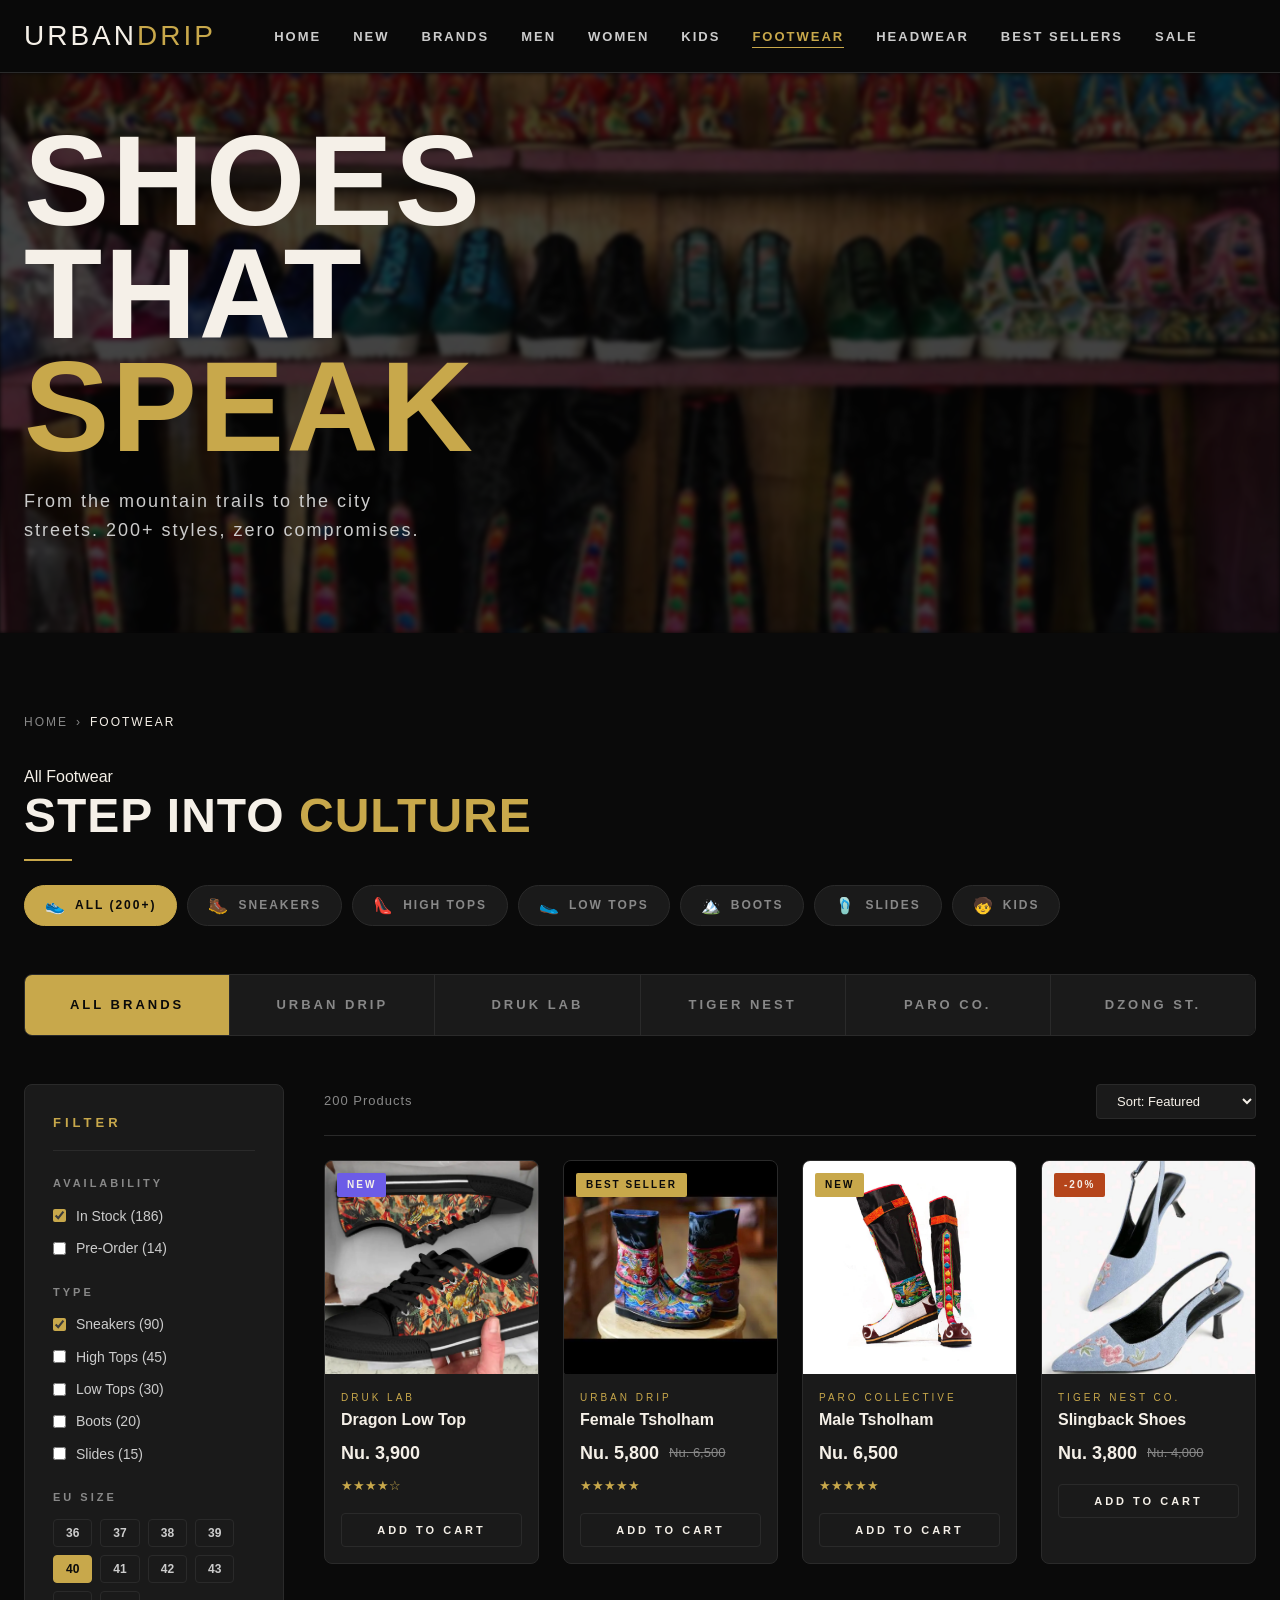
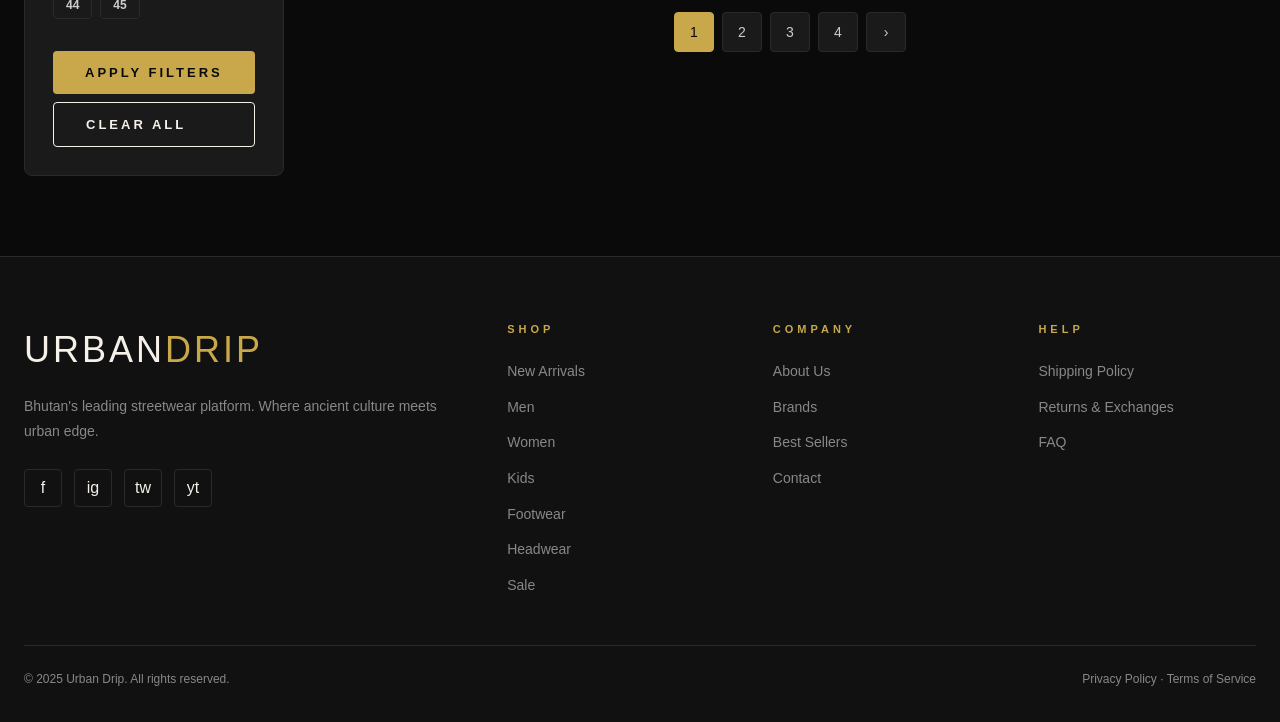
<file: footwear.html>
<!DOCTYPE html>
<html lang="en">
<head>
  <meta charset="UTF-8"/>
  <meta name="viewport" content="width=device-width, initial-scale=1.0"/>
  <title>Footwear - Urban Drip</title>
  <link rel="stylesheet" href="styles.css"/>
  <style>
    .fw-hero {
      position: relative;
      min-height: 560px;
      display: flex;
      align-items: center;
      overflow: hidden;
      background: #050505;
    }
    .fw-hero-bg {
      position: absolute; 
      inset: 0;
      width: 100%;
      height: 100%;
      object-fit: cover;
      opacity: 0.25;
      filter: blur(2px);
      z-index: 1;
    }
    .fw-hero-bg::before {
      content: '';
      position: absolute; inset: 0;
      background: linear-gradient(to right, #050505 50%, transparent 100%);
      z-index: 2;
    }
    .fw-hero-content { position: relative; z-index: 3; }

    .shoe-type-nav {
      display: flex; gap: 10px; flex-wrap: wrap;
      margin-bottom: 40px;
    }
    .shoe-pill {
      display: flex; align-items: center; gap: 8px;
      padding: 10px 20px;
      background: var(--card-bg);
      border: 1px solid var(--border);
      border-radius: 40px;
      font-family: var(--font-sub); font-size: 12px;
      font-weight: 700; letter-spacing: 2px; text-transform: uppercase;
      color: var(--text-muted); cursor: pointer;
      transition: all var(--transition);
      white-space: nowrap;
    }
    .shoe-pill:hover, .shoe-pill.active {
      background: var(--accent); border-color: var(--accent); color: var(--black);
    }
    .shoe-pill .pill-icon { font-size: 16px; }

    .product-spotlight {
      background: var(--card-bg);
      border: 1px solid var(--border);
      border-radius: 16px;
      padding: 48px;
      display: grid;
      grid-template-columns: 1fr 1fr;
      gap: 48px;
      align-items: center;
      margin-bottom: 64px;
    }
    .spotlight-img-wrap {
      position: relative;
      text-align: center;
    }
    .spotlight-main-img {
      width: 100%; aspect-ratio: 4/3;
      background: linear-gradient(135deg, #1e1a14, #2a2010);
      border-radius: 12px;
      display: flex; align-items: center; justify-content: center;
      font-family: var(--font-sub); font-size: 13px;
      letter-spacing: 3px; color: var(--accent);
      overflow: hidden;
    }
    .spotlight-main-img img { width: 100%; height: 100%; object-fit: contain; }
    .spotlight-thumb-row {
      display: flex; gap: 10px; margin-top: 16px; justify-content: center;
    }
    .spotlight-thumb {
      width: 64px; height: 64px;
      background: #1e1a14; border: 1px solid var(--border);
      border-radius: 8px; cursor: pointer;
      display: flex; align-items: center; justify-content: center;
      font-size: 20px; transition: border-color var(--transition);
    }
    .spotlight-thumb:hover, .spotlight-thumb.active { border-color: var(--accent); }
    .spotlight-info .price-row {
      display: flex; align-items: center; gap: 16px; margin: 20px 0;
    }
    .spotlight-price {
      font-family: var(--font-display); font-size: 48px; color: var(--white);
    }
    .spotlight-old-price {
      font-size: 18px; color: var(--text-muted); text-decoration: line-through;
    }
    .spotlight-discount-tag {
      background: var(--accent2); color: #fff;
      padding: 4px 12px; border-radius: 4px;
      font-family: var(--font-sub); font-size: 13px; font-weight: 700;
    }
    .size-guide-link {
      font-family: var(--font-sub); font-size: 11px; letter-spacing: 2px;
      text-transform: uppercase; color: var(--accent);
      text-decoration: underline; cursor: pointer;
      margin-left: auto; display: block;
    }
    .spotlight-actions { display: flex; gap: 12px; margin-top: 24px; }
    .shoe-grid {
      display: grid;
      grid-template-columns: repeat(4, 1fr);
      gap: 24px;
    }
    .brand-strip {
      display: flex; gap: 0;
      border: 1px solid var(--border);
      border-radius: 8px; overflow: hidden;
      margin: 48px 0;
    }
    .brand-strip-item {
      flex: 1; padding: 20px 16px; text-align: center;
      border-right: 1px solid var(--border);
      font-family: var(--font-sub); font-size: 13px;
      font-weight: 700; letter-spacing: 3px; text-transform: uppercase;
      color: var(--text-muted); cursor: pointer;
      transition: all var(--transition); background: var(--card-bg);
    }
    .brand-strip-item:last-child { border-right: none; }
    .brand-strip-item:hover, .brand-strip-item.active {
      background: var(--accent); color: var(--black);
    }

    @media (max-width: 1024px) { .shoe-grid { grid-template-columns: repeat(3,1fr); } }
    @media (max-width: 768px) {
      .fw-hero::before {
        background: rgba(5, 5, 5, 0.75); }
      .product-spotlight { grid-template-columns: 1fr; padding: 24px; }
      .shoe-grid { grid-template-columns: repeat(2,1fr); gap: 16px; }
      .brand-strip { flex-wrap: wrap; }
      .brand-strip-item { flex: 0 0 50%; border-right: 1px solid var(--border); }
      .fw-hero { min-height: 440px; }
    }
    @media (max-width: 480px) {
      .shoe-type-nav { gap: 8px; }
      .shoe-pill { padding: 8px 14px; font-size: 11px; }
    }
  </style>
</head>
<body>

<nav class="navbar">
  <div class="navbar-inner">
    <a href="index.html" class="navbar-logo">URBAN<span>DRIP</span></a>
    <ul class="nav-links">
      <li><a href="index.html">Home</a></li>
      <li><a href="new.html">New</a></li>
      <li><a href="brands.html">Brands</a></li>
      <li><a href="men.html">Men</a></li>
      <li><a href="women.html">Women</a></li>
      <li><a href="kids.html">Kids</a></li>
      <li><a href="footwear.html" class="active">Footwear</a></li>
      <li><a href="headwear.html">Headwear</a></li>
      <li><a href="bestsellers.html">Best Sellers</a></li>
      <li><a href="sale.html" class="text-red">Sale</a></li>
    </ul>
    <div class="nav-icons">
      <button class="hamburger" id="menuBtn"><span></span><span></span><span></span></button>
    </div>
  </div>
</nav>

<div class="mobile-nav" id="mobileNav">
  <button class="mobile-nav-close" id="navClose">✕</button>
  <a href="index.html" class="navbar-logo" style="font-size:32px">URBAN<span style="color:var(--accent)">DRIP</span></a>
  <ul class="mobile-nav-links">
    <li><a href="index.html">Home</a></li><li><a href="new.html">New</a></li><li><a href="brands.html">Brands</a></li>
    <li><a href="men.html">Men</a></li><li><a href="women.html">Women</a></li><li><a href="kids.html">Kids</a></li>
    <li><a href="footwear.html" style="color:var(--accent)">Footwear</a></li><li><a href="headwear.html">Headwear</a></li>
    <li><a href="bestsellers.html">Best Sellers</a></li><li><a href="sale.html" style="color:var(--accent2)">Sale</a></li>
  </ul>
</div>

<!-- ── HERO ── -->
<section class="fw-hero">
  <img src="Banner Footwear.jpg" alt="Footwear" class="fw-hero-bg">
  <div class="container fw-hero-content">
    <h1 class="display-xl fade-in-2" style="line-height:0.88;max-width:600px">SHOES<br/>THAT<br/><span class="text-accent">SPEAK</span></h1>
    <p class="fade-in-3" style="color:var(--text-light);font-family:var(--font-sub);font-size:18px;letter-spacing:2px;margin:24px 0 36px;max-width:400px;line-height:1.6">From the mountain trails to the city streets. 200+ styles, zero compromises.</p>
    <div style="display:flex;gap:12px;flex-wrap:wrap" class="fade-in-3">
    </div>
  </div>
</section>

<!-- ── SHOE TYPE NAV + SHOP ── -->
<section id="footwear-shop" class="section-pad">
  <div class="container">
    <div class="breadcrumb"><a href="index.html">Home</a><span>›</span><span class="current">Footwear</span></div>

    <div class="flex-between" style="margin-bottom:24px;flex-wrap:wrap;gap:16px">
      <div>
        <p class="eyebrow">All Footwear</p>
        <h2 class="display-md">Step Into <span class="text-accent">Culture</span></h2>
        <div class="section-divider"></div>
      </div>
    </div>

    <!-- Shoe type pill nav -->
    <div class="shoe-type-nav">
      <button class="shoe-pill active"><span class="pill-icon">👟</span> All (200+)</button>
      <button class="shoe-pill"><span class="pill-icon">🥾</span> Sneakers</button>
      <button class="shoe-pill"><span class="pill-icon">👠</span> High Tops</button>
      <button class="shoe-pill"><span class="pill-icon">🥿</span> Low Tops</button>
      <button class="shoe-pill"><span class="pill-icon">🏔️</span> Boots</button>
      <button class="shoe-pill"><span class="pill-icon">🩴</span> Slides</button>
      <button class="shoe-pill"><span class="pill-icon">🧒</span> Kids</button>
    </div>

    <!-- Brand strip -->
    <div class="brand-strip">
      <div class="brand-strip-item active">All Brands</div>
      <div class="brand-strip-item">Urban Drip</div>
      <div class="brand-strip-item">Druk Lab</div>
      <div class="brand-strip-item">Tiger Nest</div>
      <div class="brand-strip-item">Paro Co.</div>
      <div class="brand-strip-item">Dzong St.</div>
    </div>

    <div class="shop-layout">
      <!-- FILTER SIDEBAR -->
      <aside class="filter-sidebar">
        <div class="filter-title">Filter</div>
        <div class="filter-group">
          <div class="filter-group-label">Availability</div>
          <label class="filter-option"><input type="checkbox" checked/> In Stock (186)</label>
          <label class="filter-option"><input type="checkbox"/> Pre-Order (14)</label>
        </div>
        <div class="filter-group">
          <div class="filter-group-label">Type</div>
          <label class="filter-option"><input type="checkbox" checked/> Sneakers (90)</label>
          <label class="filter-option"><input type="checkbox"/> High Tops (45)</label>
          <label class="filter-option"><input type="checkbox"/> Low Tops (30)</label>
          <label class="filter-option"><input type="checkbox"/> Boots (20)</label>
          <label class="filter-option"><input type="checkbox"/> Slides (15)</label>
        </div>
        <div class="filter-group">
          <div class="filter-group-label">EU Size</div>
          <div class="size-selector" style="flex-wrap:wrap">
            <button class="size-btn">36</button><button class="size-btn">37</button>
            <button class="size-btn">38</button><button class="size-btn">39</button>
            <button class="size-btn active">40</button><button class="size-btn">41</button>
            <button class="size-btn">42</button><button class="size-btn">43</button>
            <button class="size-btn">44</button><button class="size-btn">45</button>
          </div>
        </div>
        <button class="btn btn-primary w-100" style="margin-top:8px">Apply Filters</button>
        <button class="btn btn-outline w-100" style="margin-top:8px">Clear All</button>
      </aside>

      <!-- PRODUCT GRID -->
      <div>
        <div class="sort-bar">
          <span class="result-count">200 Products</span>
          <select>
            <option>Sort: Featured</option>
            <option>Newest First</option>
            <option>Price: Low to High</option>
            <option>Price: High to Low</option>
            <option>Best Sellers</option>
          </select>
        </div>

        <div class="shoe-grid">
          <div class="product-card"><div class="product-card-img" style="aspect-ratio:1/1"><div class="placeholder-img">
            <img src="Dragon Low Top.webp" alt="">
          </div><span class="product-badge badge-best">New</span></div><div class="product-card-body"><p class="product-brand">Druk Lab</p><p class="product-name">Dragon Low Top</p><div class="product-price"><span class="price-current">Nu. 3,900</span></div><div class="stars mt-8">★★★★☆</div></div><div class="product-card-actions"><button class="btn-cart">Add to Cart</button></div></div>
          <div class="product-card"><div class="product-card-img" style="aspect-ratio:1/1"><div class="placeholder-img">
            <img src="Female Tsholham.webp" alt="">
          </div><span class="product-badge badge-new">Best Seller</span></div><div class="product-card-body"><p class="product-brand">Urban Drip</p><p class="product-name">Female Tsholham</p><div class="product-price"><span class="price-current">Nu. 5,800</span><span class="price-original">Nu. 6,500</span></div><div class="stars mt-8">★★★★★</div></div><div class="product-card-actions"><button class="btn-cart">Add to Cart</button></div></div>
          <div class="product-card"><div class="product-card-img" style="aspect-ratio:1/1"><div class="placeholder-img">
            <img src="Male Tsholham.png" alt="">
          </div><span class="product-badge badge-new">New</span></div><div class="product-card-body"><p class="product-brand">Paro Collective</p><p class="product-name">Male Tsholham </p><div class="product-price"><span class="price-current">Nu. 6,500</span></div><div class="stars mt-8">★★★★★</div></div><div class="product-card-actions"><button class="btn-cart">Add to Cart</button></div></div>
          <div class="product-card"><div class="product-card-img" style="aspect-ratio:1/1"><div class="placeholder-img">
            <img src="Slingback Shoes.jpg" alt="">
          </div><span class="product-badge badge-sale">-20%</span></div><div class="product-card-body"><p class="product-brand">Tiger Nest Co.</p><p class="product-name">Slingback Shoes</p><div class="product-price"><span class="price-current">Nu. 3,800</span><span class="price-original">Nu. 4,000</span></div></div><div class="product-card-actions"><button class="btn-cart">Add to Cart</button></div></div>
       </div>

        <div class="pagination">
          <button class="page-btn active">1</button>
          <button class="page-btn">2</button>
          <button class="page-btn">3</button>
          <button class="page-btn">4</button>
          <button class="page-btn">›</button>
        </div>
      </div>
    </div>
  </div>
</section>

  <!-- FOOTER -->
  <footer class="footer">
    <div class="container">
      <div class="footer-grid">
        <div>
          <div class="footer-brand-name">URBAN<span>DRIP</span></div>
          <p class="footer-desc">Bhutan's leading streetwear platform. Where ancient culture meets urban edge.</p>
          <div class="footer-social">
            <a href="#" class="social-btn">f</a>
            <a href="#" class="social-btn">ig</a>
            <a href="#" class="social-btn">tw</a>
            <a href="#" class="social-btn">yt</a>
          </div>
        </div>
        <div>
          <div class="footer-heading">Shop</div>
          <ul class="footer-links">
            <li><a href="new.html">New Arrivals</a></li>
            <li><a href="men.html">Men</a></li>
            <li><a href="women.html">Women</a></li>
            <li><a href="kids.html">Kids</a></li>
            <li><a href="footwear.html">Footwear</a></li>
            <li><a href="headwear.html">Headwear</a></li>
            <li><a href="sale.html">Sale</a></li>
          </ul>
        </div>
        <div>
          <div class="footer-heading">Company</div>
          <ul class="footer-links">
            <li><a href="about.html">About Us</a></li>
            <li><a href="brands.html">Brands</a></li>
            <li><a href="bestsellers.html">Best Sellers</a></li>
            <li><a href="contact.html">Contact</a></li>
          </ul>
        </div>
        <div>
          <div class="footer-heading">Help</div>
          <ul class="footer-links">
            <li><a href="contact.html">Shipping Policy</a></li>
            <li><a href="contact.html">Returns & Exchanges</a></li>
            <li><a href="contact.html">FAQ</a></li>
          </ul>
        </div>
      </div>
      <div class="footer-bottom">
        <span>© 2025 Urban Drip. All rights reserved.</span>
        <span>Privacy Policy · Terms of Service</span>
      </div>
    </div>
  </footer>

<script>
  document.getElementById('menuBtn').addEventListener('click', () => document.getElementById('mobileNav').classList.add('open'));
  document.getElementById('navClose').addEventListener('click', () => document.getElementById('mobileNav').classList.remove('open'));
  document.querySelectorAll('.shoe-pill').forEach(btn => {
    btn.addEventListener('click', () => { document.querySelectorAll('.shoe-pill').forEach(b => b.classList.remove('active')); btn.classList.add('active'); });
  });
  document.querySelectorAll('.brand-strip-item').forEach(btn => {
    btn.addEventListener('click', () => { document.querySelectorAll('.brand-strip-item').forEach(b => b.classList.remove('active')); btn.classList.add('active'); });
  });
  document.querySelectorAll('.spotlight-thumb').forEach(thumb => {
    thumb.addEventListener('click', () => { document.querySelectorAll('.spotlight-thumb').forEach(t => t.classList.remove('active')); thumb.classList.add('active'); });
  });
</script>
</body>
</html>
</file>
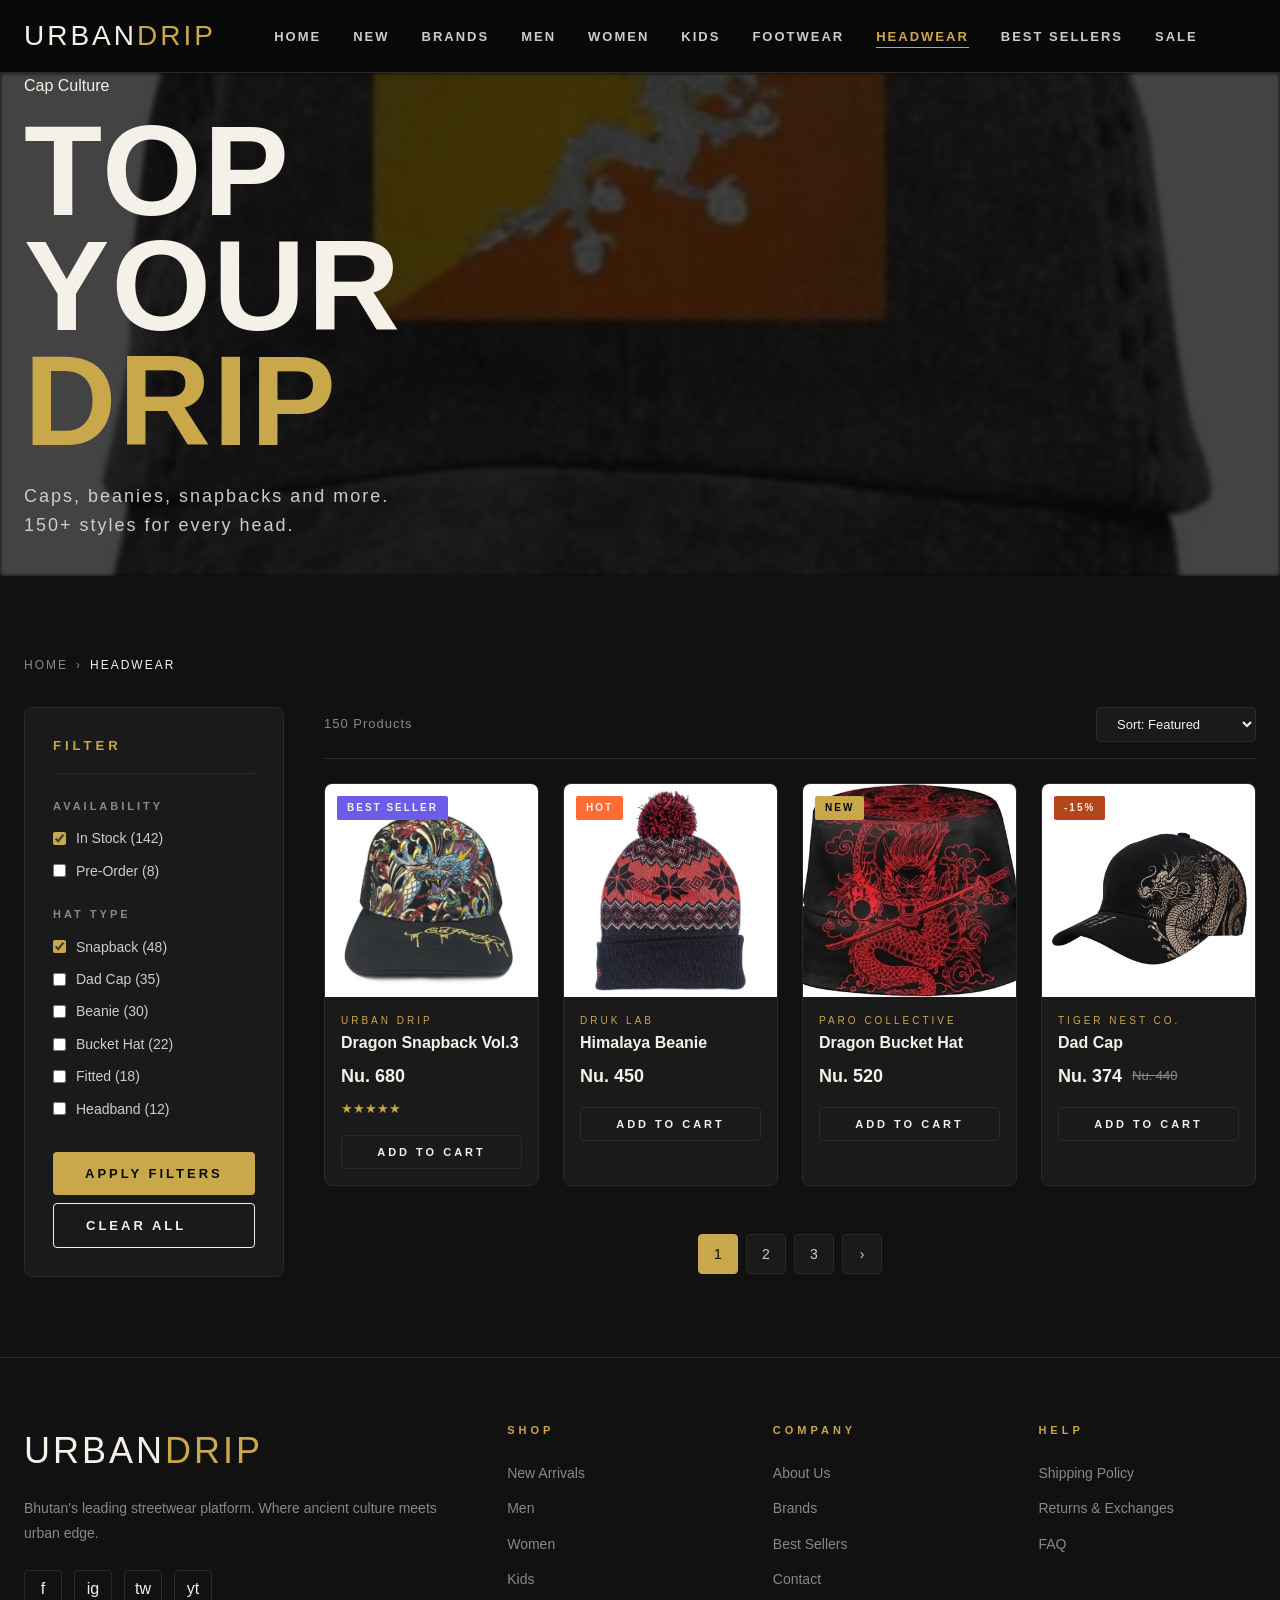
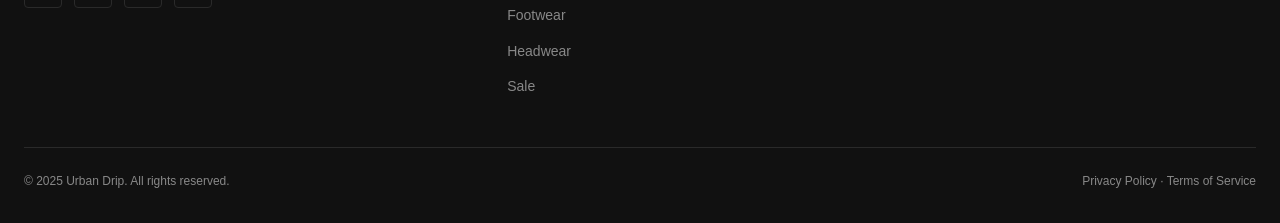
<file: headwear.html>
<!DOCTYPE html>
<html lang="en">
<head>
  <meta charset="UTF-8"/>
  <meta name="viewport" content="width=device-width, initial-scale=1.0"/>
  <title>Headwear - Urban Drip</title>
  <link rel="stylesheet" href="styles.css"/>
  <style>
    .hw-hero {
      position: relative;
      min-height: 500px;
      display: flex;
      align-items: center;
      overflow: hidden;
      background: #050505;
    }
    .hw-hero-bg {
      position: absolute; 
      inset: 0;
      width: 100%;
      height: 100%;
      object-fit: cover;
      opacity: 0.25;
      filter: blur(2px);
      z-index: 1;
    }
    .hw-hero::before {
      content: '';
      position: absolute; 
      inset: 0;
      z-index: 2;
    }
    .hw-hero-content { position: relative; z-index: 3; }
    .hat-type-grid {
      display: grid;
      grid-template-columns: repeat(6, 1fr);
      gap: 12px;
      margin: 48px 0;
    }
    .hat-type-card {
      background: var(--card-bg);
      border: 1px solid var(--border);
      border-radius: var(--radius-lg);
      padding: 24px 12px;
      text-align: center;
      cursor: pointer;
      transition: all var(--transition);
      display: flex; flex-direction: column;
      align-items: center; gap: 10px;
    }
    .hat-type-card:hover, .hat-type-card.active {
      border-color: var(--accent);
      background: rgba(200,168,75,0.06);
      transform: translateY(-4px);
      box-shadow: 0 8px 24px rgba(200,168,75,0.1);
    }
    .hat-type-card .hat-icon { font-size: 36px; }
    .hat-type-card .hat-name {
      font-family: var(--font-sub); font-size: 11px;
      font-weight: 700; letter-spacing: 2px;
      text-transform: uppercase; color: var(--text-light);
    }
    .hat-type-card .hat-count {
      font-size: 11px; color: var(--text-muted);
    }
    .hat-type-card.active .hat-name { color: var(--accent); }
    .hw-featured-grid {
      display: grid;
      grid-template-columns: repeat(3, 1fr);
      grid-template-rows: auto;
      gap: 20px;
      margin-bottom: 64px;
    }
    .hw-featured-grid .hw-wide {
      grid-column: span 2;
    }
    .hw-wide-card {
      display: grid;
      grid-template-columns: 1fr 1fr;
      gap: 0;
      background: var(--card-bg);
      border: 1px solid var(--border);
      border-radius: var(--radius-lg);
      overflow: hidden;
      transition: border-color var(--transition);
    }
    .hw-wide-card:hover { border-color: var(--accent); }
    .hw-wide-card .card-img {
      background: linear-gradient(135deg, #1a1a1a, #242424);
      display: flex; align-items: center; justify-content: center;
      font-family: var(--font-sub); font-size: 12px;
      letter-spacing: 3px; color: var(--text-muted); min-height: 280px;
      position: relative; overflow: hidden;
    }
    .hw-wide-card .card-img img { position: absolute; inset: 0; width: 100%; height: 100%; object-fit: cover; }
    .hw-wide-card .card-body {
      padding: 32px; display: flex;
      flex-direction: column; justify-content: center;
    }

    @media (max-width: 1024px) {
      .hat-type-grid { grid-template-columns: repeat(3,1fr); }
    }
    @media (max-width: 768px) {
      .hw-hero::before {
        background: rgba(5, 5, 5, 0.75); }
      .hat-type-grid { grid-template-columns: repeat(3,1fr); }
      .hw-featured-grid { grid-template-columns: 1fr; }
      .hw-featured-grid .hw-wide { grid-column: span 1; }
      .hw-wide-card { grid-template-columns: 1fr; }
      .hw-wide-card .card-img { min-height: 200px; }
      .hw-stat-strip { flex-wrap: wrap; }
      .hw-stat-item { flex: 0 0 50%; border-bottom: 1px solid var(--border); }
    }
    @media (max-width: 480px) {
      .hat-type-grid { grid-template-columns: repeat(2,1fr); }
      .hw-stat-item { flex: 0 0 100%; }
    }
  </style>
</head>
<body>

<nav class="navbar">
  <div class="navbar-inner">
    <a href="index.html" class="navbar-logo">URBAN<span>DRIP</span></a>
    <ul class="nav-links">
      <li><a href="index.html">Home</a></li>
      <li><a href="new.html">New</a></li>
      <li><a href="brands.html">Brands</a></li>
      <li><a href="men.html">Men</a></li>
      <li><a href="women.html">Women</a></li>
      <li><a href="kids.html">Kids</a></li>
      <li><a href="footwear.html">Footwear</a></li>
      <li><a href="headwear.html" class="active">Headwear</a></li>
      <li><a href="bestsellers.html">Best Sellers</a></li>
      <li><a href="sale.html" class="text-red">Sale</a></li>
    </ul>
    <div class="nav-icons">
      <button class="hamburger" id="menuBtn"><span></span><span></span><span></span></button>
    </div>
  </div>
</nav>

<div class="mobile-nav" id="mobileNav">
  <button class="mobile-nav-close" id="navClose">✕</button>
  <a href="index.html" class="navbar-logo" style="font-size:32px">URBAN<span style="color:var(--accent)">DRIP</span></a>
  <ul class="mobile-nav-links">
    <li><a href="index.html">Home</a></li><li><a href="new.html">New</a></li><li><a href="brands.html">Brands</a></li>
    <li><a href="men.html">Men</a></li><li><a href="women.html">Women</a></li><li><a href="kids.html">Kids</a></li>
    <li><a href="footwear.html">Footwear</a></li><li><a href="headwear.html" style="color:var(--accent)">Headwear</a></li>
    <li><a href="bestsellers.html">Best Sellers</a></li><li><a href="sale.html" style="color:var(--accent2)">Sale</a></li>
  </ul>
</div>

<!-- ── HERO ── -->
<section class="hw-hero">
  </div>
  <img src="Banner Headwear.webp" alt="Headwear Collection" class="hw-hero-bg">
  <div class="container hw-hero-content">
    <p class="eyebrow fade-in" style="margin-bottom:14px">Cap Culture</p>
    <h1 class="display-xl fade-in-2" style="line-height:0.9">TOP<br/>YOUR<br/><span class="text-accent">DRIP</span></h1>
    <p class="fade-in-3" style="color:var(--text-light);font-family:var(--font-sub);font-size:18px;letter-spacing:2px;margin:24px 0 36px;max-width:400px;line-height:1.6">Caps, beanies, snapbacks and more. 150+ styles for every head.</p>
    <div style="display:flex;gap:12px;flex-wrap:wrap" class="fade-in-3">
    </div>
  </div>
</section>

<!-- ── FULL SHOP WITH FILTER ── -->
<section id="headwear-shop" class="section-pad" style="background:var(--deep)">
  <div class="container">
    <div class="breadcrumb"><a href="index.html">Home</a><span>›</span><span class="current">Headwear</span></div>
    <div class="shop-layout">

      <!-- FILTER -->
      <aside class="filter-sidebar">
        <div class="filter-title">Filter</div>
        <div class="filter-group">
          <div class="filter-group-label">Availability</div>
          <label class="filter-option"><input type="checkbox" checked/> In Stock (142)</label>
          <label class="filter-option"><input type="checkbox"/> Pre-Order (8)</label>
        </div>
        <div class="filter-group">
          <div class="filter-group-label">Hat Type</div>
          <label class="filter-option"><input type="checkbox" checked/> Snapback (48)</label>
          <label class="filter-option"><input type="checkbox"/> Dad Cap (35)</label>
          <label class="filter-option"><input type="checkbox"/> Beanie (30)</label>
          <label class="filter-option"><input type="checkbox"/> Bucket Hat (22)</label>
          <label class="filter-option"><input type="checkbox"/> Fitted (18)</label>
          <label class="filter-option"><input type="checkbox"/> Headband (12)</label>
        </div>
        <button class="btn btn-primary w-100" style="margin-top:8px">Apply Filters</button>
        <button class="btn btn-outline w-100" style="margin-top:8px">Clear All</button>
      </aside>

      <!-- PRODUCTS -->
      <div>
        <div class="sort-bar">
          <span class="result-count">150 Products</span>
          <select>
            <option>Sort: Featured</option>
            <option>Newest First</option>
            <option>Price: Low to High</option>
            <option>Price: High to Low</option>
            <option>Best Sellers</option>
          </select>
        </div>

        <div class="product-grid">
          <div class="product-card"><div class="product-card-img" style="aspect-ratio:1/1"><div class="placeholder-img">
            <img src="Dragon Snapback.webp" alt="">
          </div><span class="product-badge badge-best">Best Seller</span></div><div class="product-card-body"><p class="product-brand">Urban Drip</p><p class="product-name">Dragon Snapback Vol.3</p><div class="product-price"><span class="price-current">Nu. 680</span></div><div class="stars mt-8">★★★★★</div></div><div class="product-card-actions"><button class="btn-cart">Add to Cart</button></div></div>
          <div class="product-card"><div class="product-card-img" style="aspect-ratio:1/1"><div class="placeholder-img">
            <img src="Himalaya Beanie.jpg" alt="">
          </div><span class="product-badge badge-hot">Hot</span></div><div class="product-card-body"><p class="product-brand">Druk Lab</p><p class="product-name">Himalaya Beanie</p><div class="product-price"><span class="price-current">Nu. 450</span></div></div><div class="product-card-actions"><button class="btn-cart">Add to Cart</button></div></div>
          <div class="product-card"><div class="product-card-img" style="aspect-ratio:1/1"><div class="placeholder-img">
            <img src="Dragon Bucket Hat.webp" alt="">
          </div><span class="product-badge badge-new">New</span></div><div class="product-card-body"><p class="product-brand">Paro Collective</p><p class="product-name">Dragon Bucket Hat</p><div class="product-price"><span class="price-current">Nu. 520</span></div></div><div class="product-card-actions"><button class="btn-cart">Add to Cart</button></div></div>
          <div class="product-card"><div class="product-card-img" style="aspect-ratio:1/1"><div class="placeholder-img">
            <img src="Dad Cap.jpg" alt="">
          </div><span class="product-badge badge-sale">-15%</span></div><div class="product-card-body"><p class="product-brand">Tiger Nest Co.</p><p class="product-name">Dad Cap</p><div class="product-price"><span class="price-current">Nu. 374</span><span class="price-original">Nu. 440</span></div></div><div class="product-card-actions"><button class="btn-cart">Add to Cart</button></div></div>
        </div>

        <div class="pagination">
          <button class="page-btn active">1</button>
          <button class="page-btn">2</button>
          <button class="page-btn">3</button>
          <button class="page-btn">›</button>
        </div>
      </div>
    </div>
  </div>
</section>

  <!-- FOOTER -->
  <footer class="footer">
    <div class="container">
      <div class="footer-grid">
        <div>
          <div class="footer-brand-name">URBAN<span>DRIP</span></div>
          <p class="footer-desc">Bhutan's leading streetwear platform. Where ancient culture meets urban edge.</p>
          <div class="footer-social">
            <a href="#" class="social-btn">f</a>
            <a href="#" class="social-btn">ig</a>
            <a href="#" class="social-btn">tw</a>
            <a href="#" class="social-btn">yt</a>
          </div>
        </div>
        <div>
          <div class="footer-heading">Shop</div>
          <ul class="footer-links">
            <li><a href="new.html">New Arrivals</a></li>
            <li><a href="men.html">Men</a></li>
            <li><a href="women.html">Women</a></li>
            <li><a href="kids.html">Kids</a></li>
            <li><a href="footwear.html">Footwear</a></li>
            <li><a href="headwear.html">Headwear</a></li>
            <li><a href="sale.html">Sale</a></li>
          </ul>
        </div>
        <div>
          <div class="footer-heading">Company</div>
          <ul class="footer-links">
            <li><a href="about.html">About Us</a></li>
            <li><a href="brands.html">Brands</a></li>
            <li><a href="bestsellers.html">Best Sellers</a></li>
            <li><a href="contact.html">Contact</a></li>
          </ul>
        </div>
        <div>
          <div class="footer-heading">Help</div>
          <ul class="footer-links">
            <li><a href="contact.html">Shipping Policy</a></li>
            <li><a href="contact.html">Returns & Exchanges</a></li>
            <li><a href="contact.html">FAQ</a></li>
          </ul>
        </div>
      </div>
      <div class="footer-bottom">
        <span>© 2025 Urban Drip. All rights reserved.</span>
        <span>Privacy Policy · Terms of Service</span>
      </div>
    </div>
  </footer>

<script>
  document.getElementById('menuBtn').addEventListener('click', () => document.getElementById('mobileNav').classList.add('open'));
  document.getElementById('navClose').addEventListener('click', () => document.getElementById('mobileNav').classList.remove('open'));
  document.querySelectorAll('.hat-type-card').forEach(card => {
    card.addEventListener('click', () => { document.querySelectorAll('.hat-type-card').forEach(c => c.classList.remove('active')); card.classList.add('active'); });
  });
</script>
</body>
</html>
</file>
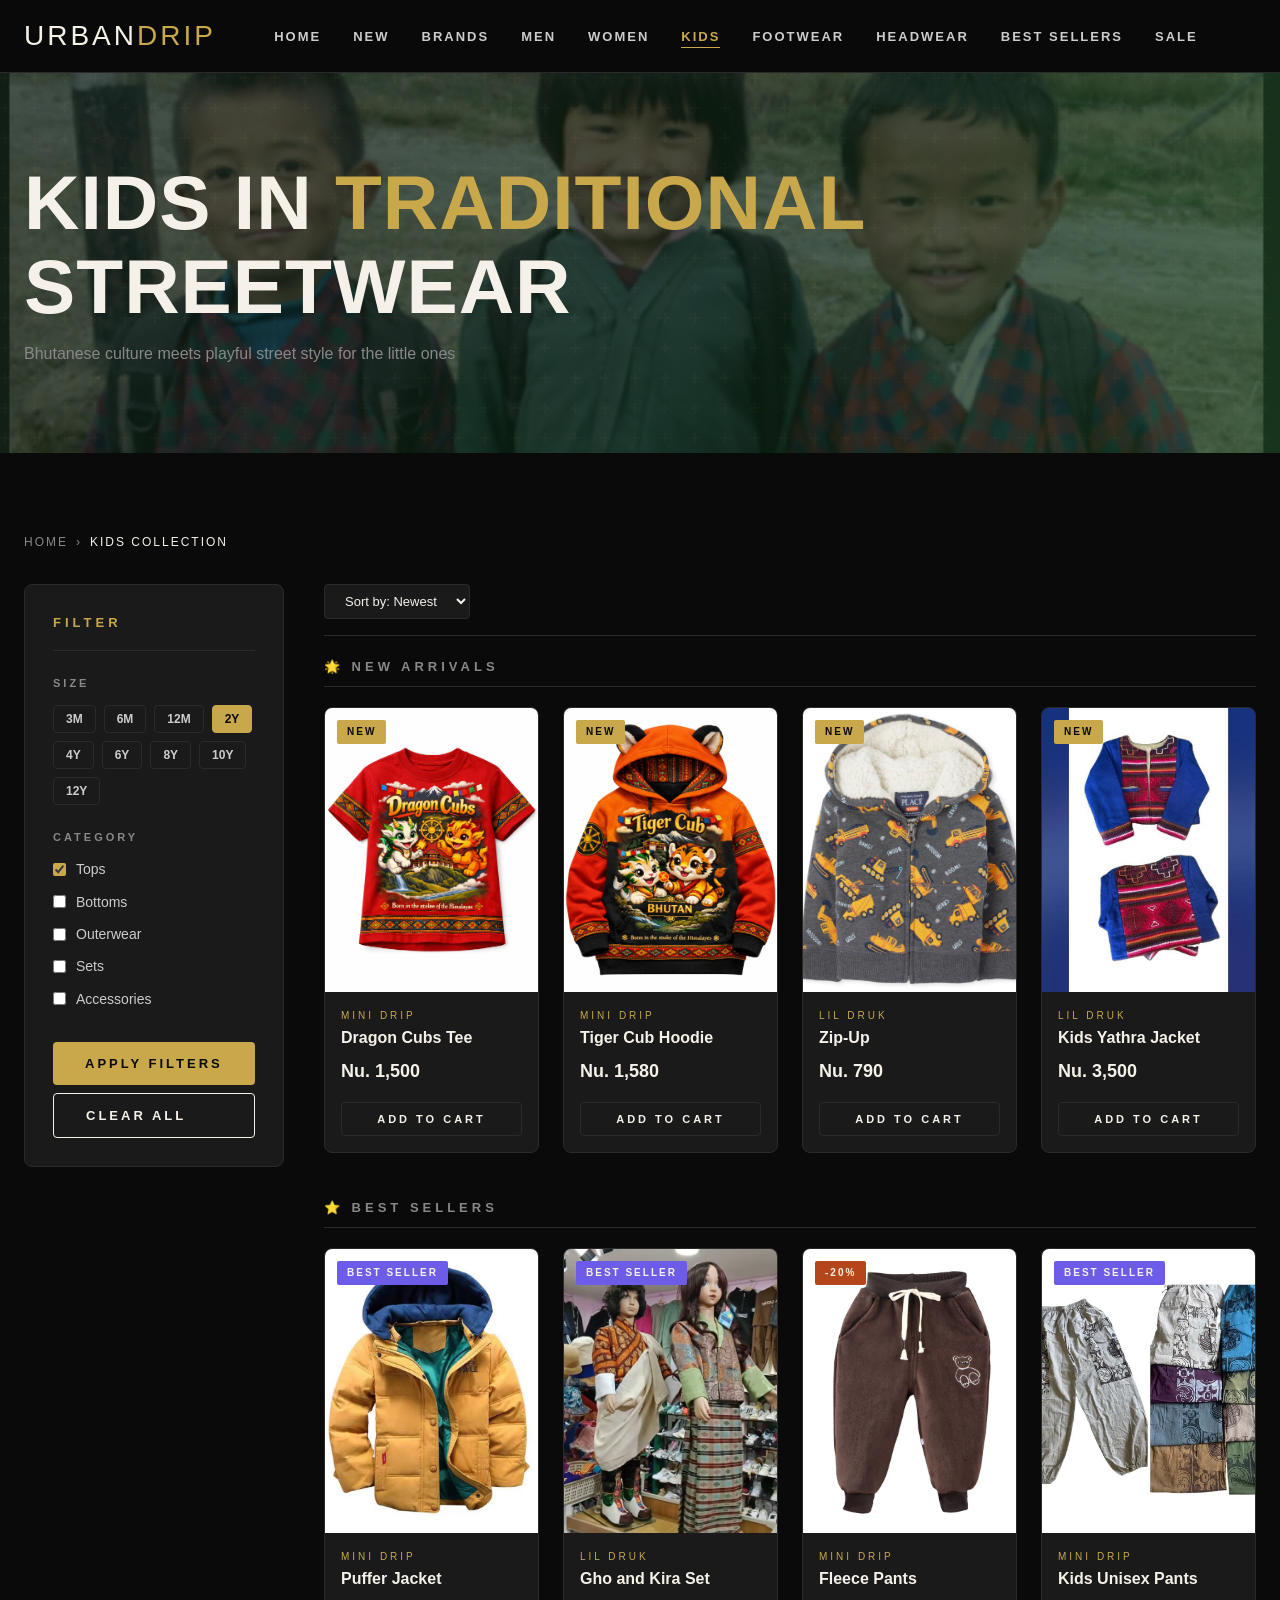
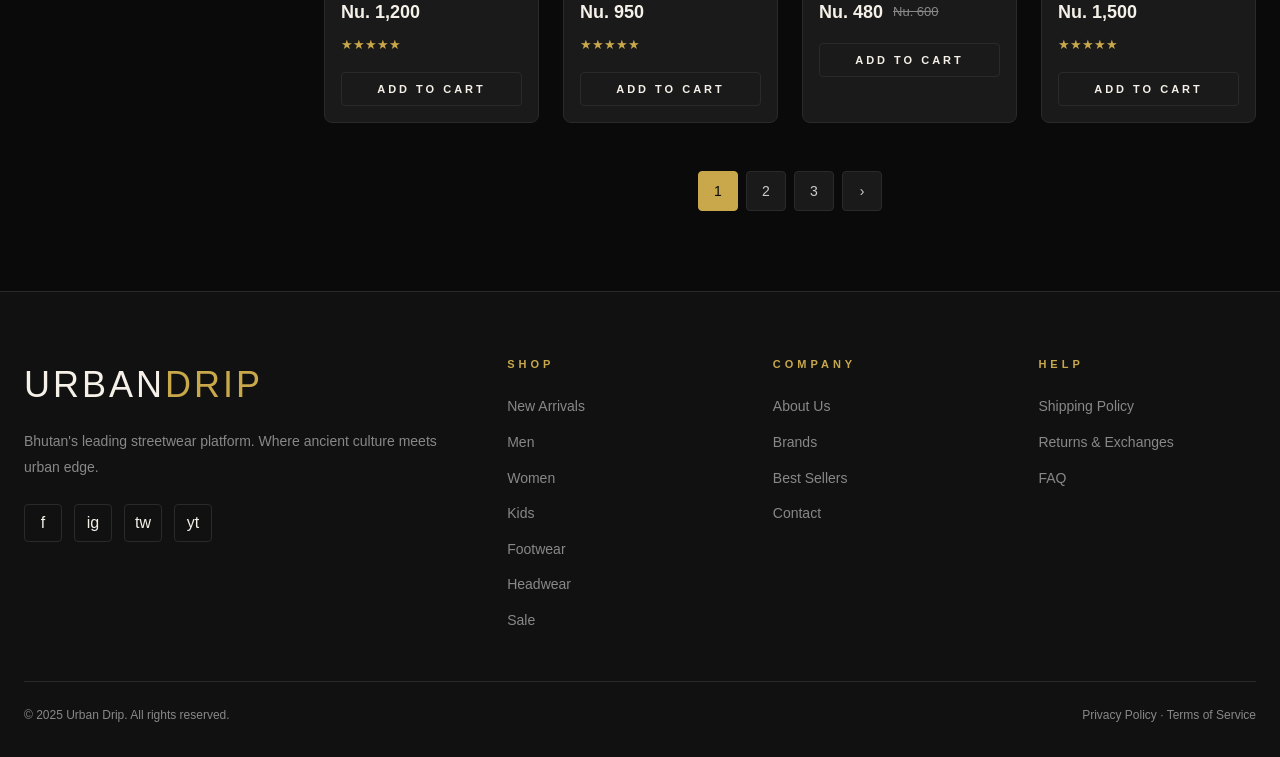
<file: kids.html>
<!DOCTYPE html>
<html lang="en">
<head>
  <meta charset="UTF-8"/>
  <meta name="viewport" content="width=device-width, initial-scale=1.0"/>
  <title>Kids Collection - Urban Drip</title>
  <link rel="stylesheet" href="styles.css"/>
  <style>
    .kids-banner { background: linear-gradient(135deg, #0a1a0f 0%, #0f2a14 100%); }
    .kids-banner .page-banner-decor { background: linear-gradient(to left, rgba(50,180,80,0.1), transparent); }
 </style>
</head>
<body>
<nav class="navbar">
  <div class="navbar-inner">
    <a href="index.html" class="navbar-logo">URBAN<span>DRIP</span></a>
    <ul class="nav-links">
      <li><a href="index.html">Home</a></li><li><a href="new.html">New</a></li>
      <li><a href="brands.html">Brands</a></li><li><a href="men.html">Men</a></li>
      <li><a href="women.html">Women</a></li>
      <li><a href="kids.html" class="active">Kids</a></li>
      <li><a href="footwear.html">Footwear</a></li><li><a href="headwear.html">Headwear</a></li>
      <li><a href="bestsellers.html">Best Sellers</a></li><li><a href="sale.html" class="text-red">Sale</a></li>
    </ul>
    <div class="nav-icons">
      <button class="hamburger" id="menuBtn"><span></span><span></span><span></span></button>
    </div>
  </div>
</nav>
<div class="mobile-nav" id="mobileNav">
  <button class="mobile-nav-close" id="navClose">✕</button>
  <a href="index.html" class="navbar-logo" style="font-size:32px">URBAN<span style="color:var(--accent)">DRIP</span></a>
  <ul class="mobile-nav-links">
    <li><a href="index.html">Home</a></li><li><a href="new.html">New</a></li><li><a href="brands.html">Brands</a></li>
    <li><a href="men.html">Men</a></li><li><a href="women.html">Women</a></li>
    <li><a href="kids.html" style="color:var(--accent)">Kids</a></li>
    <li><a href="footwear.html">Footwear</a></li><li><a href="headwear.html">Headwear</a></li>
    <li><a href="bestsellers.html">Best Sellers</a></li><li><a href="sale.html" style="color:var(--accent2)">Sale</a></li>
  </ul>
</div>

<!-- PAGE BANNER -->
<section class="page-banner kids-banner">
  <div class="page-banner-decor"></div>
  <img src="banner kids.png" alt="" class="page-banner-img"/>
  <div class="page-banner-content">
    <h1 class="display-lg fade-in-2">Kids in <span class="text-accent">TRADITIONAL</span><br/>Streetwear</h1>
    <p style="color:var(--text-muted);margin-top:12px" class="fade-in-3">Bhutanese culture meets playful street style for the little ones</p>
  </div>
</section>

<!-- SHOP LAYOUT -->
<section class="section-pad">
  <div class="container">
    <div class="breadcrumb"><a href="index.html">Home</a><span>›</span><span class="current">Kids Collection</span></div>

    <div class="shop-layout">
      <aside class="filter-sidebar">
        <div class="filter-title">Filter</div>
        <div class="filter-group">
          <div class="filter-group-label">Size</div>
          <div class="size-selector">
            <button class="size-btn">3M</button><button class="size-btn">6M</button><button class="size-btn">12M</button>
            <button class="size-btn active">2Y</button><button class="size-btn">4Y</button><button class="size-btn">6Y</button>
            <button class="size-btn">8Y</button><button class="size-btn">10Y</button><button class="size-btn">12Y</button>
          </div>
        </div>
        <div class="filter-group">
          <div class="filter-group-label">Category</div>
          <label class="filter-option"><input type="checkbox" checked/> Tops</label>
          <label class="filter-option"><input type="checkbox"/> Bottoms</label>
          <label class="filter-option"><input type="checkbox"/> Outerwear</label>
          <label class="filter-option"><input type="checkbox"/> Sets</label>
          <label class="filter-option"><input type="checkbox"/> Accessories</label>
        </div>
        <button class="btn btn-primary w-100" style="margin-top:8px">Apply Filters</button>
        <button class="btn btn-outline w-100" style="margin-top:8px">Clear All</button>
      </aside>

      <div>
        <!-- NEW ARRIVALS -->
        <div>
          <div class="sort-bar">
            <select><option>Sort by: Newest</option><option>Price: Low-High</option><option>Price: High-Low</option><option>Best Sellers</option></select>
          </div>
          <h3 style="font-family:var(--font-sub);font-size:13px;letter-spacing:4px;text-transform:uppercase;color:var(--text-muted);margin-bottom:20px;padding-bottom:12px;border-bottom:1px solid var(--border)">🌟 New Arrivals</h3>
          <div class="product-grid" style="margin-bottom:48px">
            <div class="product-card"><div class="product-card-img"><div class="placeholder-img">
              <img src="Dragon Cubs Tee.png" alt="">
            </div><span class="product-badge badge-new">New</span></div><div class="product-card-body"><p class="product-brand">Mini Drip</p><p class="product-name">Dragon Cubs Tee</p><div class="product-price"><span class="price-current">Nu. 1,500</span></div></div><div class="product-card-actions"><button class="btn-cart">Add to Cart</button></div></div>
            <div class="product-card"><div class="product-card-img"><div class="placeholder-img">
              <img src="Tiger Cub Hoodie.png" alt="">
            </div><span class="product-badge badge-new">New</span></div><div class="product-card-body"><p class="product-brand">Mini Drip</p><p class="product-name">Tiger Cub Hoodie</p><div class="product-price"><span class="price-current">Nu. 1,580</span></div></div><div class="product-card-actions"><button class="btn-cart">Add to Cart</button></div></div>
            <div class="product-card"><div class="product-card-img"><div class="placeholder-img">
              <img src="Zip-Up.jpg" alt="">
            </div><span class="product-badge badge-new">New</span></div><div class="product-card-body"><p class="product-brand">Lil Druk</p><p class="product-name">Zip-Up</p><div class="product-price"><span class="price-current">Nu. 790</span></div></div><div class="product-card-actions"><button class="btn-cart">Add to Cart</button></div></div>
                        <div class="product-card"><div class="product-card-img"><div class="placeholder-img">
              <img src="Kids Yathra Jacket.jpg" alt="">
            </div><span class="product-badge badge-new">New</span></div><div class="product-card-body"><p class="product-brand">Lil Druk</p><p class="product-name">Kids Yathra Jacket</p><div class="product-price"><span class="price-current">Nu. 3,500</span></div></div><div class="product-card-actions"><button class="btn-cart">Add to Cart</button></div></div>
          </div>
        </div>

        <!-- BEST SELLERS KIDS -->
        <h3 style="font-family:var(--font-sub);font-size:13px;letter-spacing:4px;text-transform:uppercase;color:var(--text-muted);margin-bottom:20px;padding-bottom:12px;border-bottom:1px solid var(--border)">⭐ Best Sellers</h3>
        <div class="product-grid" style="margin-bottom:24px">
          <div class="product-card"><div class="product-card-img"><div class="placeholder-img">
            <img src="Puffer Jacket.webp" alt="">
          </div><span class="product-badge badge-best">Best Seller</span></div><div class="product-card-body"><p class="product-brand">Mini Drip</p><p class="product-name">Puffer Jacket</p><div class="product-price"><span class="price-current">Nu. 1,200</span></div><div class="stars mt-8">★★★★★</div></div><div class="product-card-actions"><button class="btn-cart">Add to Cart</button></div></div>
          <div class="product-card"><div class="product-card-img"><div class="placeholder-img">
            <img src="Gho and Kira Set.jpg" alt="">
          </div><span class="product-badge badge-best">Best Seller</span></div><div class="product-card-body"><p class="product-brand">Lil Druk</p><p class="product-name">Gho and Kira Set</p><div class="product-price"><span class="price-current">Nu. 950</span></div><div class="stars mt-8">★★★★★</div></div><div class="product-card-actions"><button class="btn-cart">Add to Cart</button></div></div>
          <div class="product-card"><div class="product-card-img"><div class="placeholder-img">
            <img src="Fleece Pants.webp" alt="">
          </div><span class="product-badge badge-sale">-20%</span></div><div class="product-card-body"><p class="product-brand">Mini Drip</p><p class="product-name">Fleece Pants</p><div class="product-price"><span class="price-current">Nu. 480</span><span class="price-original">Nu. 600</span></div></div><div class="product-card-actions"><button class="btn-cart">Add to Cart</button></div></div>
          <div class="product-card"><div class="product-card-img"><div class="placeholder-img">
            <img src="Kids Unisex Pants.webp" alt="">
          </div><span  class="product-badge badge-best">Best Seller</span></div><div class="product-card-body"><p class="product-brand">Mini Drip</p><p class="product-name">Kids Unisex Pants</p><div class="product-price"><span class="price-current">Nu. 1,500</span></div><div class="stars mt-8">★★★★★</div></div><div class="product-card-actions"><button class="btn-cart">Add to Cart</button></div></div>
        </div>

        <div class="pagination">
          <button class="page-btn active">1</button>
          <button class="page-btn">2</button>
          <button class="page-btn">3</button>
          <button class="page-btn">›</button>
        </div>
      </div>
    </div>
  </div>
</section>

  <!-- FOOTER -->
  <footer class="footer">
    <div class="container">
      <div class="footer-grid">
        <div>
          <div class="footer-brand-name">URBAN<span>DRIP</span></div>
          <p class="footer-desc">Bhutan's leading streetwear platform. Where ancient culture meets urban edge.</p>
          <div class="footer-social">
            <a href="#" class="social-btn">f</a>
            <a href="#" class="social-btn">ig</a>
            <a href="#" class="social-btn">tw</a>
            <a href="#" class="social-btn">yt</a>
          </div>
        </div>
        <div>
          <div class="footer-heading">Shop</div>
          <ul class="footer-links">
            <li><a href="new.html">New Arrivals</a></li>
            <li><a href="men.html">Men</a></li>
            <li><a href="women.html">Women</a></li>
            <li><a href="kids.html">Kids</a></li>
            <li><a href="footwear.html">Footwear</a></li>
            <li><a href="headwear.html">Headwear</a></li>
            <li><a href="sale.html">Sale</a></li>
          </ul>
        </div>
        <div>
          <div class="footer-heading">Company</div>
          <ul class="footer-links">
            <li><a href="about.html">About Us</a></li>
            <li><a href="brands.html">Brands</a></li>
            <li><a href="bestsellers.html">Best Sellers</a></li>
            <li><a href="contact.html">Contact</a></li>
          </ul>
        </div>
        <div>
          <div class="footer-heading">Help</div>
          <ul class="footer-links">
            <li><a href="contact.html">Shipping Policy</a></li>
            <li><a href="contact.html">Returns & Exchanges</a></li>
            <li><a href="contact.html">FAQ</a></li>
          </ul>
        </div>
      </div>
      <div class="footer-bottom">
        <span>© 2025 Urban Drip. All rights reserved.</span>
        <span>Privacy Policy · Terms of Service</span>
      </div>
    </div>
  </footer>
<script>
  document.getElementById('menuBtn').addEventListener('click', () => document.getElementById('mobileNav').classList.add('open'));
  document.getElementById('navClose').addEventListener('click', () => document.getElementById('mobileNav').classList.remove('open'));
  document.querySelectorAll('.age-tab').forEach(btn => {
    btn.addEventListener('click', () => { document.querySelectorAll('.age-tab').forEach(b => b.classList.remove('active')); btn.classList.add('active'); });
  });
</script>
</body>
</html>
</file>
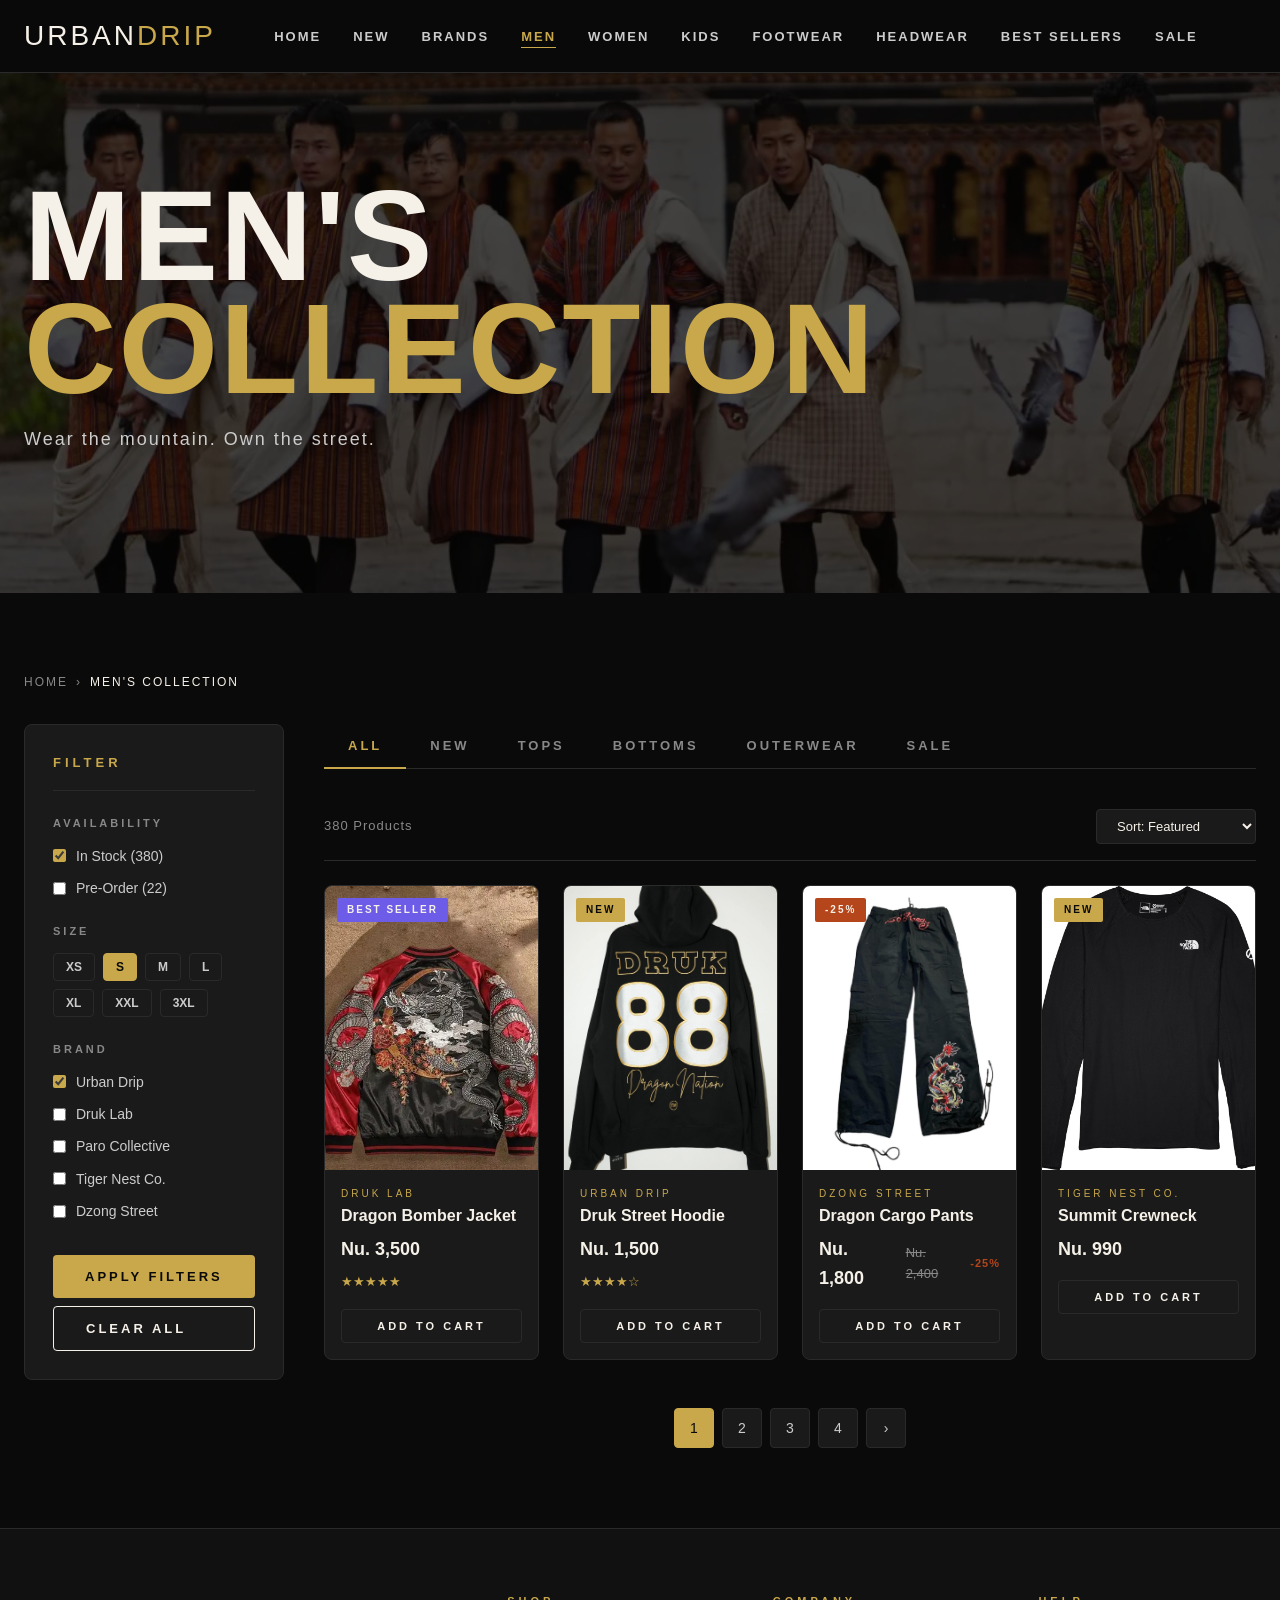
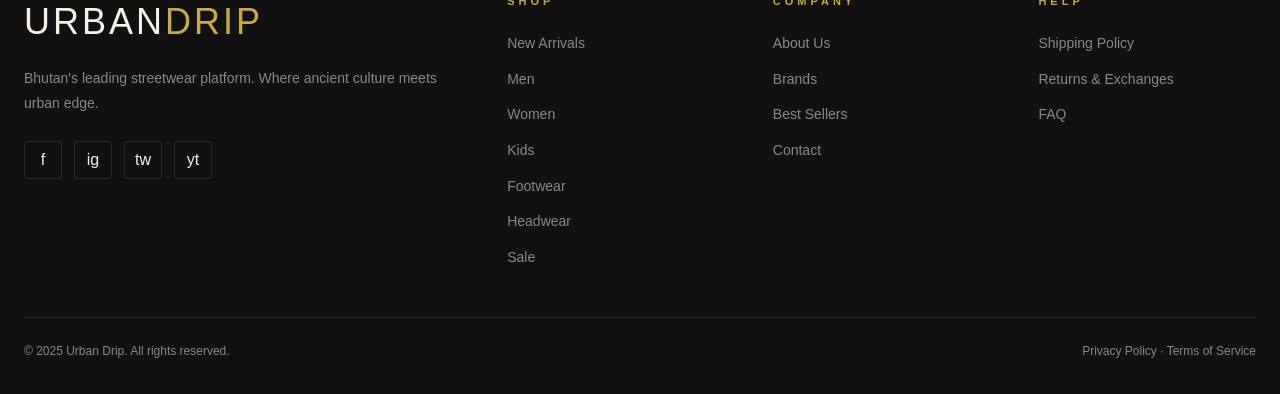
<file: men.html>
<!DOCTYPE html>
<html lang="en">
<head>
  <meta charset="UTF-8"/>
  <meta name="viewport" content="width=device-width, initial-scale=1.0"/>
  <title>Men's Collection - Urban Drip</title>
  <link rel="stylesheet" href="styles.css"/>
  <style>
    .men-hero {
      position: relative;
      min-height: 520px;
      display: flex;
      align-items: center;
      overflow: hidden;
      background: #050505;
    }
    .men-hero::before {
      content: '';
      position: absolute;
      opacity: 0.5; 
      z-index: 2;
    }
    .men-hero-img {
      position: absolute;
      inset: 0; width: 100%; height: 100%;
      object-fit: cover; opacity: 0.25; z-index: 1;
    }
    .men-category-strip {
      display: grid;
      grid-template-columns: repeat(5, 1fr);
      gap: 12px;
      margin-bottom: 48px;
    }
    .men-cat-tile {
      background: var(--card-bg);
      border: 1px solid var(--border);
      border-radius: var(--radius-lg);
      padding: 20px 12px;
      text-align: center;
      cursor: pointer;
      transition: all var(--transition);
      text-decoration: none;
      display: block;
    }
    .men-cat-tile:hover, .men-cat-tile.active {
      border-color: var(--accent);
      background: rgba(200,168,75,0.07);
    }
    .men-cat-tile .icon { font-size: 28px; margin-bottom: 8px; }
    .men-cat-tile .label {
      font-family: var(--font-sub);
      font-size: 11px; font-weight: 700;
      letter-spacing: 2px; text-transform: uppercase;
      color: var(--text-light);
    }
    .men-cat-tile:hover .label { color: var(--accent); }

    .lookbook-strip {
      display: grid;
      grid-template-columns: 2fr 1fr 1fr;
      gap: 16px;
      margin-bottom: 80px;
    }
    .lookbook-tile {
      border-radius: var(--radius-lg);
      overflow: hidden;
      position: relative;
      background: #1a1810;
      cursor: pointer;
    }
    .lookbook-tile .bg {
      width: 100%; aspect-ratio: 3/4;
      background: linear-gradient(135deg, #1a1810, #2a2010);
      display: flex; align-items: center; justify-content: center;
      font-family: var(--font-sub); font-size: 12px;
      letter-spacing: 3px; color: var(--text-muted);
    }
    .lookbook-tile .bg img {
      position: absolute; inset: 0; width: 100%; height: 100%; object-fit: cover; opacity: 0.5;
    }
    .lookbook-tile-tall .bg { aspect-ratio: 2/3; }
    .lookbook-overlay {
      position: absolute; bottom: 0; left: 0; right: 0;
      background: linear-gradient(to top, rgba(0,0,0,0.85) 0%, transparent 60%);
      padding: 24px;
    }

    @media (max-width: 768px) {
      .men-hero::before {
        background: rgba(5, 5, 5, 0.75); }
      .men-category-strip { grid-template-columns: repeat(3,1fr); }
      .lookbook-strip { grid-template-columns: 1fr 1fr; }
      .lookbook-tile:last-child { display: none; }
    }
    @media (max-width: 480px) {
      .men-category-strip { grid-template-columns: repeat(2,1fr); }
      .lookbook-strip { grid-template-columns: 1fr; }
    }
  </style>
</head>
<body>

<nav class="navbar">
  <div class="navbar-inner">
    <a href="index.html" class="navbar-logo">URBAN<span>DRIP</span></a>
    <ul class="nav-links">
      <li><a href="index.html">Home</a></li>
      <li><a href="new.html">New</a></li>
      <li><a href="brands.html">Brands</a></li>
      <li><a href="men.html" class="active">Men</a></li>
      <li><a href="women.html">Women</a></li>
      <li><a href="kids.html">Kids</a></li>
      <li><a href="footwear.html">Footwear</a></li>
      <li><a href="headwear.html">Headwear</a></li>
      <li><a href="bestsellers.html">Best Sellers</a></li>
      <li><a href="sale.html" class="text-red">Sale</a></li>
    </ul>
    <div class="nav-icons">
      <button class="hamburger" id="menuBtn"><span></span><span></span><span></span></button>
    </div>
  </div>
</nav>

<div class="mobile-nav" id="mobileNav">
  <button class="mobile-nav-close" id="navClose">✕</button>
  <a href="index.html" class="navbar-logo" style="font-size:32px">URBAN<span style="color:var(--accent)">DRIP</span></a>
  <ul class="mobile-nav-links">
    <li><a href="index.html">Home</a></li><li><a href="new.html">New</a></li><li><a href="brands.html">Brands</a></li>
    <li><a href="men.html" style="color:var(--accent)">Men</a></li><li><a href="women.html">Women</a></li>
    <li><a href="kids.html">Kids</a></li><li><a href="footwear.html">Footwear</a></li><li><a href="headwear.html">Headwear</a></li>
    <li><a href="bestsellers.html">Best Sellers</a></li><li><a href="sale.html" style="color:var(--accent2)">Sale</a></li>
  </ul>
</div>

<!-- HERO -->
<section class="men-hero">
  <img src="banner men.webp" alt="Men's Collection" class="men-hero-img"/>
  <div class="container" style="position:relative;z-index:1;">
    <h1 class="display-xl fade-in-2" style="line-height:0.88">MEN'S<br/><span class="text-accent">COLLECTION</span></h1>
    <p class="fade-in-3" style="color:var(--text-light);font-family:var(--font-sub);font-size:18px;letter-spacing:2px;margin:20px 0 32px;max-width:480px">Wear the mountain. Own the street.</p>
  </div>
</section>

<!-- MAIN SHOP SECTION -->
<section id="men-products" class="section-pad">
  <div class="container">
    <div class="breadcrumb"><a href="index.html">Home</a><span>›</span><span class="current">Men's Collection</span></div>
    <div class="shop-layout">

      <!-- FILTER SIDEBAR -->
      <aside class="filter-sidebar">
        <div class="filter-title">Filter</div>
        <div class="filter-group">
          <div class="filter-group-label">Availability</div>
          <label class="filter-option"><input type="checkbox" checked/> In Stock (380)</label>
          <label class="filter-option"><input type="checkbox"/> Pre-Order (22)</label>
        </div>
        <div class="filter-group">
          <div class="filter-group-label">Size</div>
          <div class="size-selector">
            <button class="size-btn">XS</button>
            <button class="size-btn active">S</button>
            <button class="size-btn">M</button>
            <button class="size-btn">L</button>
            <button class="size-btn">XL</button>
            <button class="size-btn">XXL</button>
            <button class="size-btn">3XL</button>
          </div>
        </div>
        <div class="filter-group">
          <div class="filter-group-label">Brand</div>
          <label class="filter-option"><input type="checkbox" checked/> Urban Drip</label>
          <label class="filter-option"><input type="checkbox"/> Druk Lab</label>
          <label class="filter-option"><input type="checkbox"/> Paro Collective</label>
          <label class="filter-option"><input type="checkbox"/> Tiger Nest Co.</label>
          <label class="filter-option"><input type="checkbox"/> Dzong Street</label>
        </div>
        <button class="btn btn-primary w-100" style="margin-top:8px">Apply Filters</button>
        <button class="btn btn-outline w-100" style="margin-top:8px">Clear All</button>
      </aside>

      <!-- PRODUCT GRID -->
      <div>
        <!-- TABS -->
        <div class="tabs">
          <button class="tab-btn active">All</button>
          <button class="tab-btn">New</button>
          <button class="tab-btn">Tops</button>
          <button class="tab-btn">Bottoms</button>
          <button class="tab-btn">Outerwear</button>
          <button class="tab-btn">Sale</button>
        </div>

        <div class="sort-bar">
          <span class="result-count">380 Products</span>
          <select>
            <option>Sort: Featured</option>
            <option>Newest First</option>
            <option>Price: Low to High</option>
            <option>Price: High to Low</option>
          </select>
        </div>

        <div class="product-grid">
          <div class="product-card"><div class="product-card-img"><div class="placeholder-img">
            <img src="Dragon Bomber Jacket.webp" alt="">
          </div><span class="product-badge badge-best">Best Seller</span></div><div class="product-card-body"><p class="product-brand">Druk Lab</p><p class="product-name">Dragon Bomber Jacket</p><div class="product-price"><span class="price-current">Nu. 3,500</span></div><div class="stars mt-8">★★★★★</div></div><div class="product-card-actions"><button class="btn-cart">Add to Cart</button></div></div>
          <div class="product-card"><div class="product-card-img"><div class="placeholder-img">
            <img src="Druk Hoodie.webp" alt="">
          </div><span class="product-badge badge-new">New</span></div><div class="product-card-body"><p class="product-brand">Urban Drip</p><p class="product-name">Druk Street Hoodie</p><div class="product-price"><span class="price-current">Nu. 1,500</span></div><div class="stars mt-8">★★★★☆</div></div><div class="product-card-actions"><button class="btn-cart">Add to Cart</button></div></div>
          <div class="product-card"><div class="product-card-img"><div class="placeholder-img">
            <img src="Dragon Cargo Pants.jpg" alt="">
          </div><span class="product-badge badge-sale">-25%</span></div><div class="product-card-body"><p class="product-brand">Dzong Street</p><p class="product-name">Dragon Cargo Pants</p><div class="product-price"><span class="price-current">Nu. 1,800</span><span class="price-original">Nu. 2,400</span><span class="price-discount">-25%</span></div></div><div class="product-card-actions"><button class="btn-cart">Add to Cart</button></div></div>
          <div class="product-card"><div class="product-card-img"><div class="placeholder-img">
            <img src="Summit Crewneck.webp" alt="">
          </div><span class="product-badge badge-new">New</span></div><div class="product-card-body"><p class="product-brand">Tiger Nest Co.</p><p class="product-name">Summit Crewneck</p><div class="product-price"><span class="price-current">Nu. 990</span></div></div><div class="product-card-actions"><button class="btn-cart">Add to Cart</button></div></div>
       </div>

        <div class="pagination">
          <button class="page-btn active">1</button>
          <button class="page-btn">2</button>
          <button class="page-btn">3</button>
          <button class="page-btn">4</button>
          <button class="page-btn">›</button>
        </div>
      </div>
    </div>
  </div>
</section>

  <!-- FOOTER -->
  <footer class="footer">
    <div class="container">
      <div class="footer-grid">
        <div>
          <div class="footer-brand-name">URBAN<span>DRIP</span></div>
          <p class="footer-desc">Bhutan's leading streetwear platform. Where ancient culture meets urban edge.</p>
          <div class="footer-social">
            <a href="#" class="social-btn">f</a>
            <a href="#" class="social-btn">ig</a>
            <a href="#" class="social-btn">tw</a>
            <a href="#" class="social-btn">yt</a>
          </div>
        </div>
        <div>
          <div class="footer-heading">Shop</div>
          <ul class="footer-links">
            <li><a href="new.html">New Arrivals</a></li>
            <li><a href="men.html">Men</a></li>
            <li><a href="women.html">Women</a></li>
            <li><a href="kids.html">Kids</a></li>
            <li><a href="footwear.html">Footwear</a></li>
            <li><a href="headwear.html">Headwear</a></li>
            <li><a href="sale.html">Sale</a></li>
          </ul>
        </div>
        <div>
          <div class="footer-heading">Company</div>
          <ul class="footer-links">
            <li><a href="about.html">About Us</a></li>
            <li><a href="brands.html">Brands</a></li>
            <li><a href="bestsellers.html">Best Sellers</a></li>
            <li><a href="contact.html">Contact</a></li>
          </ul>
        </div>
        <div>
          <div class="footer-heading">Help</div>
          <ul class="footer-links">
            <li><a href="contact.html">Shipping Policy</a></li>
            <li><a href="contact.html">Returns & Exchanges</a></li>
            <li><a href="contact.html">FAQ</a></li>
          </ul>
        </div>
      </div>
      <div class="footer-bottom">
        <span>© 2025 Urban Drip. All rights reserved.</span>
        <span>Privacy Policy · Terms of Service</span>
      </div>
    </div>
  </footer>

<script>
  document.getElementById('menuBtn').addEventListener('click', () => document.getElementById('mobileNav').classList.add('open'));
  document.getElementById('navClose').addEventListener('click', () => document.getElementById('mobileNav').classList.remove('open'));
  document.querySelectorAll('.tab-btn').forEach(btn => {
    btn.addEventListener('click', () => { document.querySelectorAll('.tab-btn').forEach(b => b.classList.remove('active')); btn.classList.add('active'); });
  });
</script>
</body>
</html>
</file>
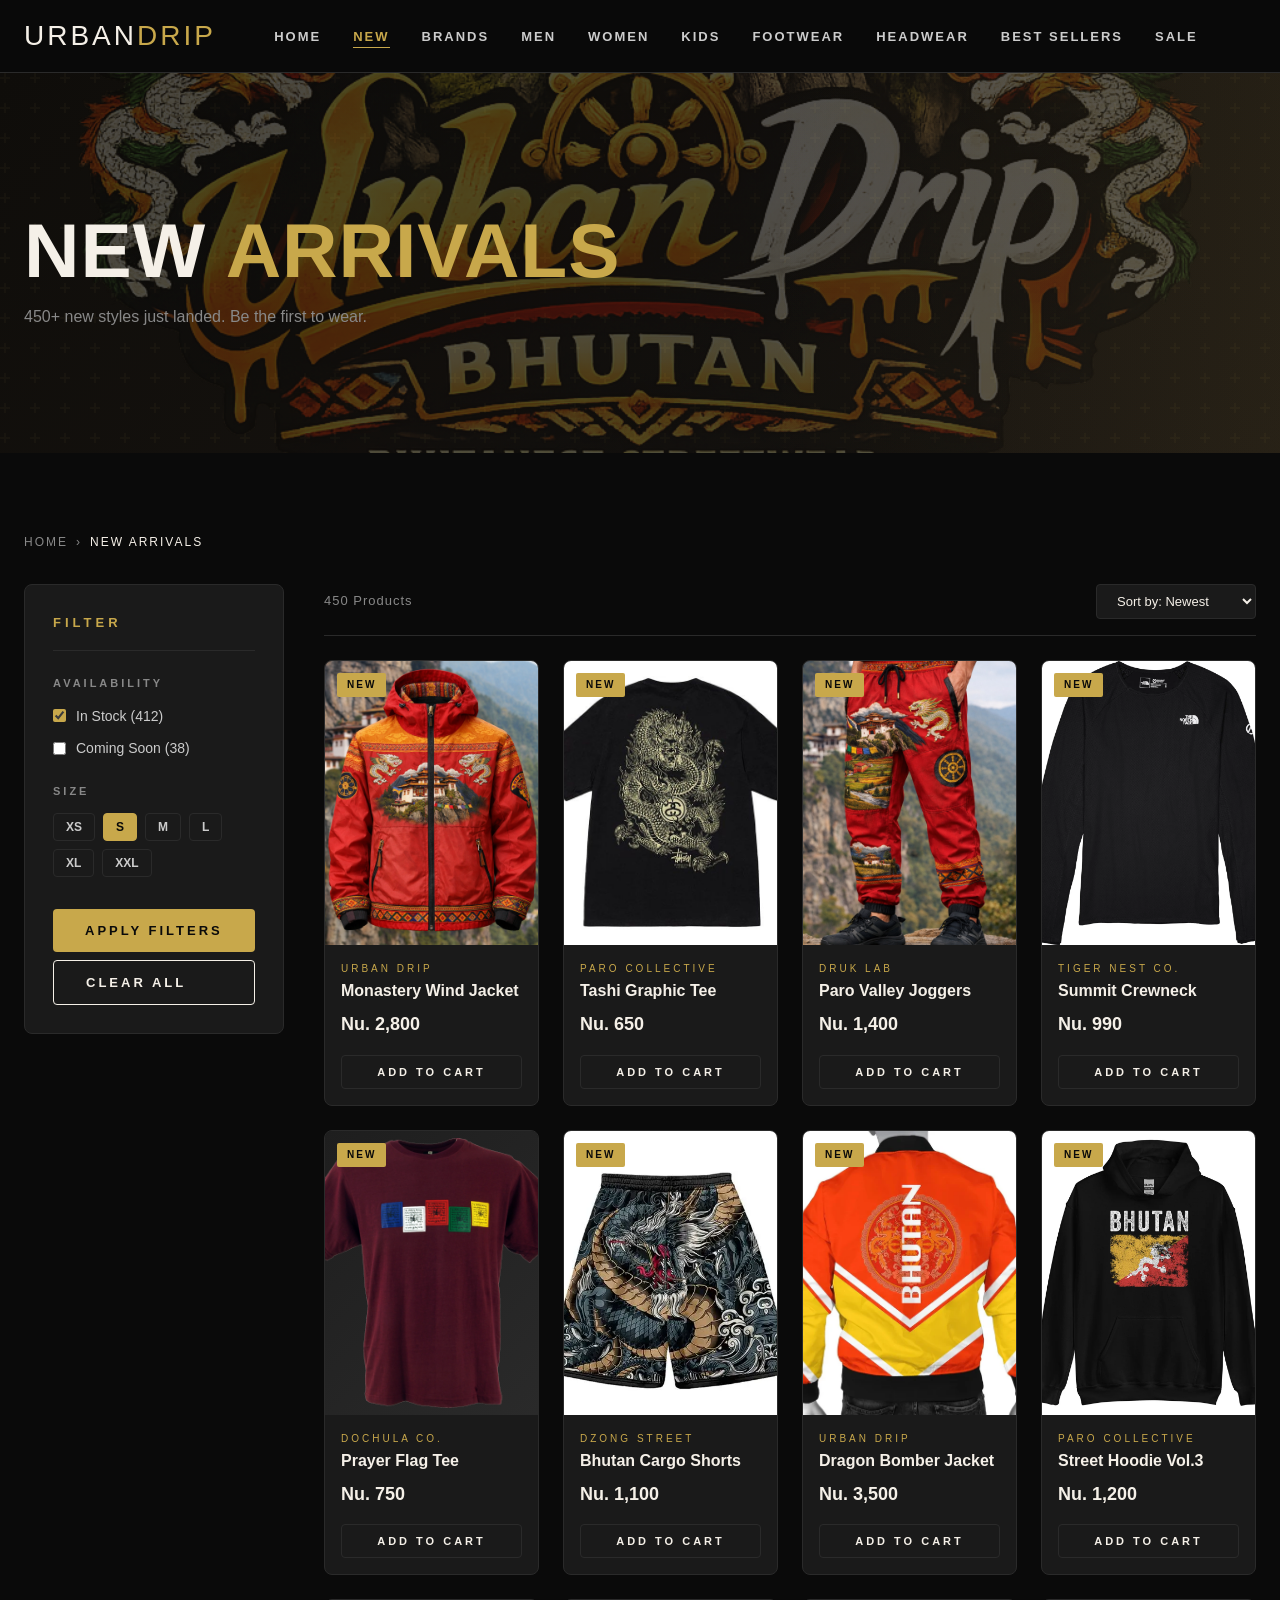
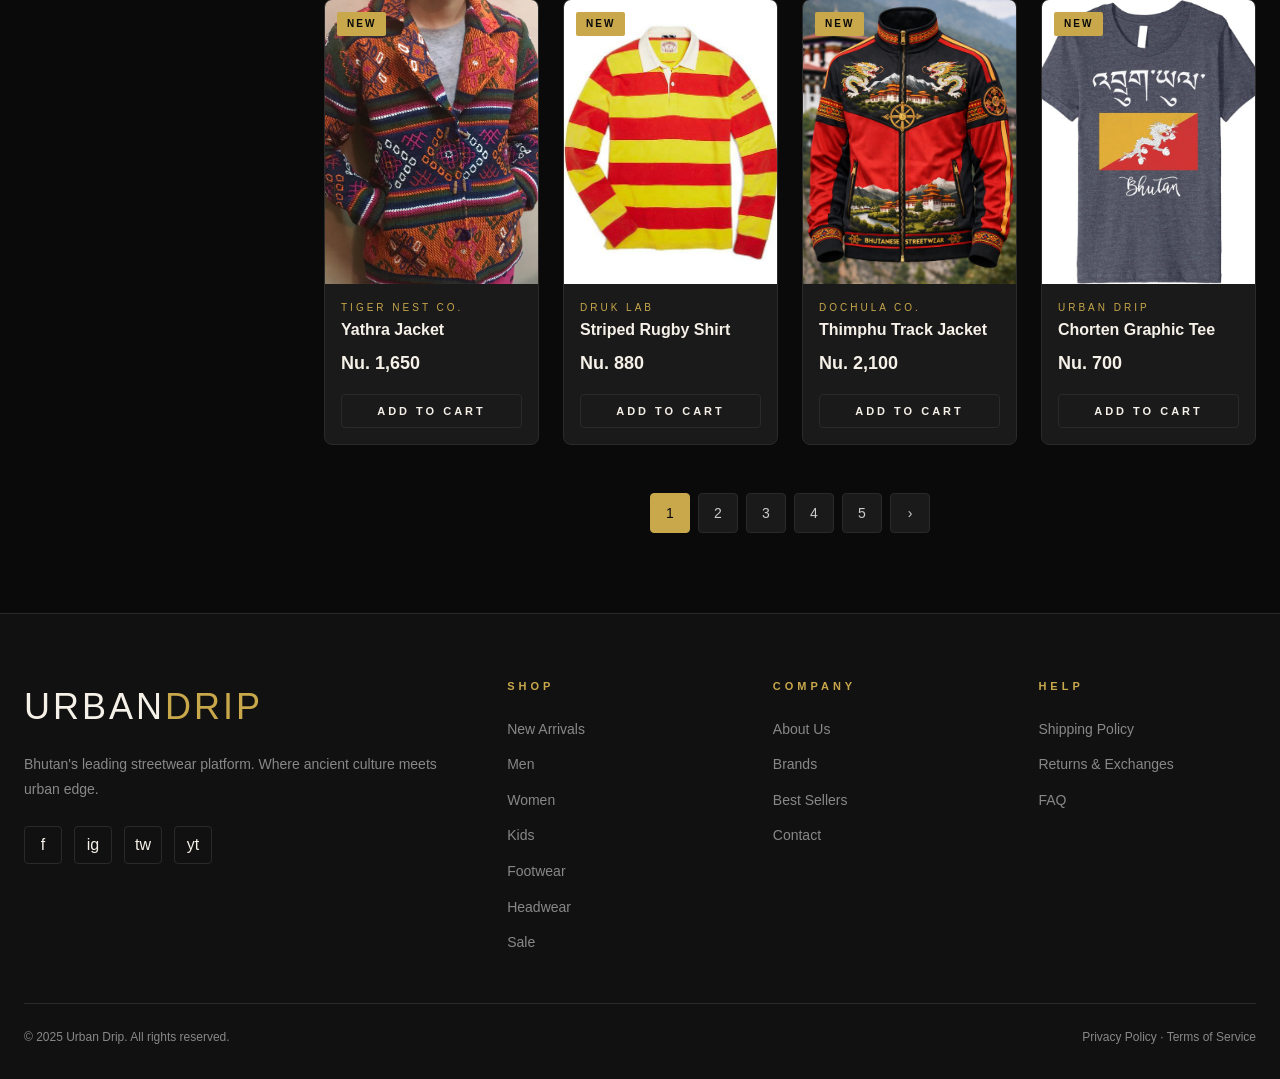
<file: new.html>
<!DOCTYPE html>
<html lang="en">
<head>
  <meta charset="UTF-8"/>
  <meta name="viewport" content="width=device-width, initial-scale=1.0"/>
  <title>New Arrivals - Urban Drip</title>
  <link rel="stylesheet" href="styles.css"/>
</head>
<body>
<nav class="navbar">
  <div class="navbar-inner">
    <a href="index.html" class="navbar-logo">URBAN<span>DRIP</span></a>
    <ul class="nav-links">
      <li><a href="index.html">Home</a></li>
      <li><a href="new.html" class="active">New</a></li>
      <li><a href="brands.html">Brands</a></li>
      <li><a href="men.html">Men</a></li>
      <li><a href="women.html">Women</a></li>
      <li><a href="kids.html">Kids</a></li>
      <li><a href="footwear.html">Footwear</a></li>
      <li><a href="headwear.html">Headwear</a></li>
      <li><a href="bestsellers.html">Best Sellers</a></li>
      <li><a href="sale.html" class="text-red">Sale</a></li>
    </ul>
    <div class="nav-icons">
      <button class="hamburger" id="menuBtn"><span></span><span></span><span></span></button>
    </div>
  </div>
</nav>
<div class="mobile-nav" id="mobileNav">
  <button class="mobile-nav-close" id="navClose">✕</button>
  <a href="index.html" class="navbar-logo" style="font-size:32px">URBAN<span style="color:var(--accent)">DRIP</span></a>
  <ul class="mobile-nav-links">
    <li><a href="index.html">Home</a></li><li><a href="new.html" style="color:var(--accent)">New</a></li>
    <li><a href="brands.html">Brands</a></li><li><a href="men.html">Men</a></li><li><a href="women.html">Women</a></li>
    <li><a href="kids.html">Kids</a></li><li><a href="footwear.html">Footwear</a></li><li><a href="headwear.html">Headwear</a></li>
    <li><a href="bestsellers.html">Best Sellers</a></li><li><a href="sale.html" style="color:var(--accent2)">Sale</a></li>
  </ul>
</div>

<!-- PAGE BANNER -->
<section class="page-banner">
  <div class="page-banner-decor"></div>
  <img src="logo.png" alt="" class="page-banner-img"/>
  <div class="page-banner-content">
    <h1 class="display-lg fade-in-2" style="margin:12px 0">New <span class="text-accent">Arrivals</span></h1>
    <p style="color:var(--text-muted);font-size:16px;margin-top:8px" class="fade-in-3">450+ new styles just landed. Be the first to wear.</p>
  </div>
</section>

<!-- SHOP LAYOUT WITH FILTER -->
<section class="section-pad">
  <div class="container">
    <div class="breadcrumb">
      <a href="index.html">Home</a><span>›</span><span class="current">New Arrivals</span>
    </div>
    <div class="shop-layout">
      <!-- SIDEBAR FILTER -->
      <aside class="filter-sidebar">
        <div class="filter-title">Filter</div>

        <div class="filter-group">
          <div class="filter-group-label">Availability</div>
          <label class="filter-option"><input type="checkbox" checked/> In Stock (412)</label>
          <label class="filter-option"><input type="checkbox"/> Coming Soon (38)</label>
        </div>

        <div class="filter-group">
          <div class="filter-group-label">Size</div>
          <div class="size-selector">
            <button class="size-btn">XS</button>
            <button class="size-btn active">S</button>
            <button class="size-btn">M</button>
            <button class="size-btn">L</button>
            <button class="size-btn">XL</button>
            <button class="size-btn">XXL</button>
          </div>
        </div>

        <button class="btn btn-primary w-100" style="margin-top:8px">Apply Filters</button>
        <button class="btn btn-outline w-100" style="margin-top:8px">Clear All</button>
      </aside>

      <!-- PRODUCT AREA -->
      <div>
        <div class="sort-bar">
          <span class="result-count">450 Products</span>
          <select>
            <option>Sort by: Newest</option>
            <option>Price: Low to High</option>
            <option>Price: High to Low</option>
            <option>Best Sellers</option>
            <option>Most Popular</option>
          </select>
        </div>

        <div class="product-grid">
          <div class="product-card"><div class="product-card-img"><div class="placeholder-img">
            <img src="Monastery Wind Jacket.png" alt="">
          </div><span class="product-badge badge-new">New</span></div><div class="product-card-body"><p class="product-brand">Urban Drip</p><p class="product-name">Monastery Wind Jacket</p><div class="product-price"><span class="price-current">Nu. 2,800</span></div></div><div class="product-card-actions"><button class="btn-cart">Add to Cart</button></div></div>
          <div class="product-card"><div class="product-card-img"><div class="placeholder-img">
            <img src="Dragon Tee.jpg" alt="">
          </div><span class="product-badge badge-new">New</span></div><div class="product-card-body"><p class="product-brand">Paro Collective</p><p class="product-name">Tashi Graphic Tee</p><div class="product-price"><span class="price-current">Nu. 650</span></div></div><div class="product-card-actions"><button class="btn-cart">Add to Cart</button></div></div>
          <div class="product-card"><div class="product-card-img"><div class="placeholder-img">
            <img src="Paro Valley Joggers.png" alt="">
          </div><span class="product-badge badge-new">New</span></div><div class="product-card-body"><p class="product-brand">Druk Lab</p><p class="product-name">Paro Valley Joggers</p><div class="product-price"><span class="price-current">Nu. 1,400</span></div></div><div class="product-card-actions"><button class="btn-cart">Add to Cart</button></div></div>
          <div class="product-card"><div class="product-card-img"><div class="placeholder-img">
            <img src="Summit Crewneck.webp" alt="">
          </div><span class="product-badge badge-new">New</span></div><div class="product-card-body"><p class="product-brand">Tiger Nest Co.</p><p class="product-name">Summit Crewneck</p><div class="product-price"><span class="price-current">Nu. 990</span></div></div><div class="product-card-actions"><button class="btn-cart">Add to Cart</button></div></div>
          <div class="product-card"><div class="product-card-img"><div class="placeholder-img">
            <img src="Prayer Flag Tee.png" alt="">
          </div><span class="product-badge badge-new">New</span></div><div class="product-card-body"><p class="product-brand">Dochula Co.</p><p class="product-name">Prayer Flag Tee</p><div class="product-price"><span class="price-current">Nu. 750</span></div></div><div class="product-card-actions"><button class="btn-cart">Add to Cart</button></div></div>
          <div class="product-card"><div class="product-card-img"><div class="placeholder-img">
            <img src="Bhutan Cargo Shorts.webp" alt="">
          </div><span class="product-badge badge-new">New</span></div><div class="product-card-body"><p class="product-brand">Dzong Street</p><p class="product-name">Bhutan Cargo Shorts</p><div class="product-price"><span class="price-current">Nu. 1,100</span></div></div><div class="product-card-actions"><button class="btn-cart">Add to Cart</button></div></div>
          <div class="product-card"><div class="product-card-img"><div class="placeholder-img">
            <img src="Thunder Bomber Jacket.webp" alt="">
          </div><span class="product-badge badge-new">New</span></div><div class="product-card-body"><p class="product-brand">Urban Drip</p><p class="product-name">Dragon Bomber Jacket</p><div class="product-price"><span class="price-current">Nu. 3,500</span></div></div><div class="product-card-actions"><button class="btn-cart">Add to Cart</button></div></div>
          <div class="product-card"><div class="product-card-img"><div class="placeholder-img">
            <img src="Street Hoodie Vol.3.webp" alt="">
          </div><span class="product-badge badge-new">New</span></div><div class="product-card-body"><p class="product-brand">Paro Collective</p><p class="product-name">Street Hoodie Vol.3</p><div class="product-price"><span class="price-current">Nu. 1,200</span></div></div><div class="product-card-actions"><button class="btn-cart">Add to Cart</button></div></div>
          <div class="product-card"><div class="product-card-img"><div class="placeholder-img">
            <img src="Yathra Jacket.webp" alt="">
          </div><span class="product-badge badge-new">New</span></div><div class="product-card-body"><p class="product-brand">Tiger Nest Co.</p><p class="product-name">Yathra Jacket</p><div class="product-price"><span class="price-current">Nu. 1,650</span></div></div><div class="product-card-actions"><button class="btn-cart">Add to Cart</button></div></div>
          <div class="product-card"><div class="product-card-img"><div class="placeholder-img">
            <img src="Striped Rugby Shirt.jpg" alt="">
          </div><span class="product-badge badge-new">New</span></div><div class="product-card-body"><p class="product-brand">Druk Lab</p><p class="product-name">Striped Rugby Shirt</p><div class="product-price"><span class="price-current">Nu. 880</span></div></div><div class="product-card-actions"><button class="btn-cart">Add to Cart</button></div></div>
          <div class="product-card"><div class="product-card-img"><div class="placeholder-img">
            <img src="Thimphu Track Jacket.png" alt="">
          </div><span class="product-badge badge-new">New</span></div><div class="product-card-body"><p class="product-brand">Dochula Co.</p><p class="product-name">Thimphu Track Jacket</p><div class="product-price"><span class="price-current">Nu. 2,100</span></div></div><div class="product-card-actions"><button class="btn-cart">Add to Cart</button></div></div>
          <div class="product-card"><div class="product-card-img"><div class="placeholder-img">
            <img src="Chorten Graphic Tee.jpg" alt="">
          </div><span class="product-badge badge-new">New</span></div><div class="product-card-body"><p class="product-brand">Urban Drip</p><p class="product-name">Chorten Graphic Tee</p><div class="product-price"><span class="price-current">Nu. 700</span></div></div><div class="product-card-actions"><button class="btn-cart">Add to Cart</button></div></div>
        </div>

        <!-- PAGINATION -->
        <div class="pagination">
          <button class="page-btn active">1</button>
          <button class="page-btn">2</button>
          <button class="page-btn">3</button>
          <button class="page-btn">4</button>
          <button class="page-btn">5</button>
          <button class="page-btn">›</button>
        </div>
      </div>
    </div>
  </div>
</section>

  <!-- FOOTER -->
  <footer class="footer">
    <div class="container">
      <div class="footer-grid">
        <div>
          <div class="footer-brand-name">URBAN<span>DRIP</span></div>
          <p class="footer-desc">Bhutan's leading streetwear platform. Where ancient culture meets urban edge.</p>
          <div class="footer-social">
            <a href="#" class="social-btn">f</a>
            <a href="#" class="social-btn">ig</a>
            <a href="#" class="social-btn">tw</a>
            <a href="#" class="social-btn">yt</a>
          </div>
        </div>
        <div>
          <div class="footer-heading">Shop</div>
          <ul class="footer-links">
            <li><a href="new.html">New Arrivals</a></li>
            <li><a href="men.html">Men</a></li>
            <li><a href="women.html">Women</a></li>
            <li><a href="kids.html">Kids</a></li>
            <li><a href="footwear.html">Footwear</a></li>
            <li><a href="headwear.html">Headwear</a></li>
            <li><a href="sale.html">Sale</a></li>
          </ul>
        </div>
        <div>
          <div class="footer-heading">Company</div>
          <ul class="footer-links">
            <li><a href="about.html">About Us</a></li>
            <li><a href="brands.html">Brands</a></li>
            <li><a href="bestsellers.html">Best Sellers</a></li>
            <li><a href="contact.html">Contact</a></li>
          </ul>
        </div>
        <div>
          <div class="footer-heading">Help</div>
          <ul class="footer-links">
            <li><a href="contact.html">Shipping Policy</a></li>
            <li><a href="contact.html">Returns & Exchanges</a></li>
            <li><a href="contact.html">FAQ</a></li>
          </ul>
        </div>
      </div>
      <div class="footer-bottom">
        <span>© 2025 Urban Drip. All rights reserved.</span>
        <span>Privacy Policy · Terms of Service</span>
      </div>
    </div>
  </footer>

<script>
  document.getElementById('menuBtn').addEventListener('click', () => document.getElementById('mobileNav').classList.add('open'));
  document.getElementById('navClose').addEventListener('click', () => document.getElementById('mobileNav').classList.remove('open'));
</script>
</body>
</html>
</file>
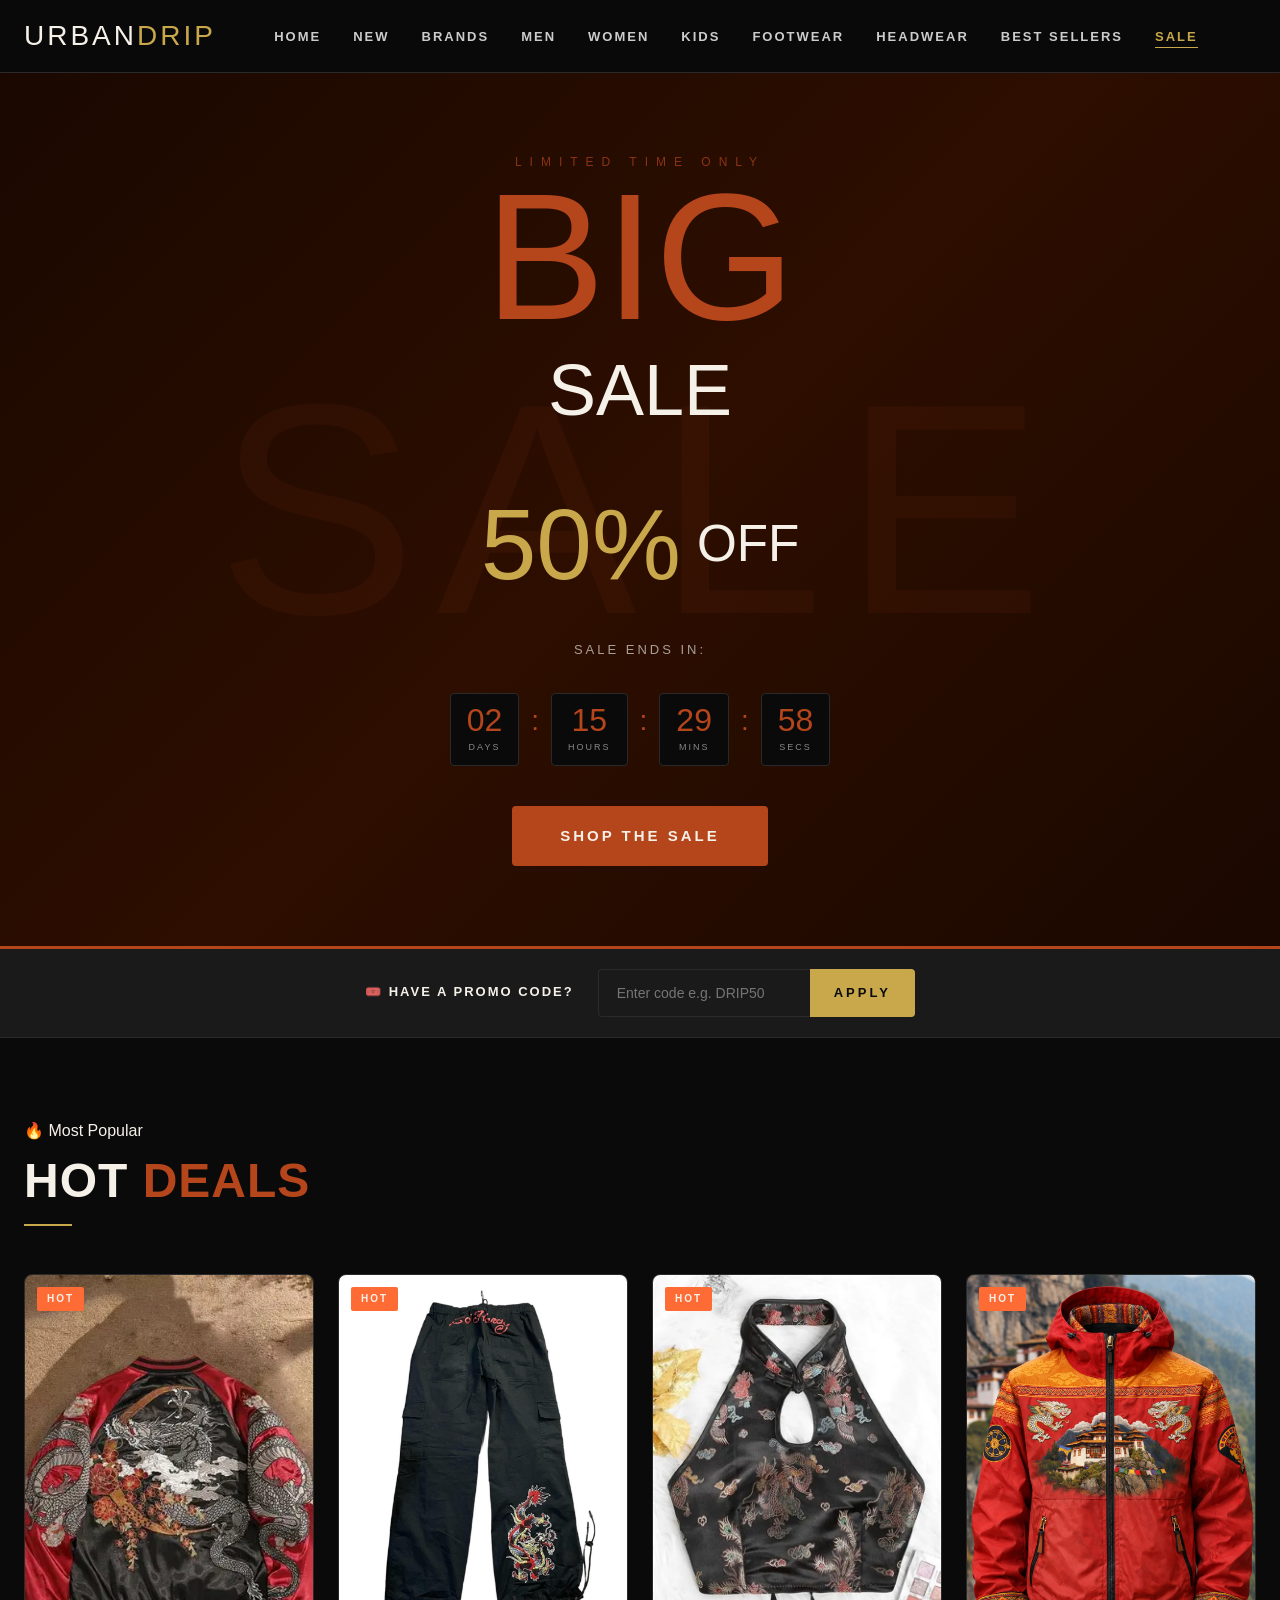
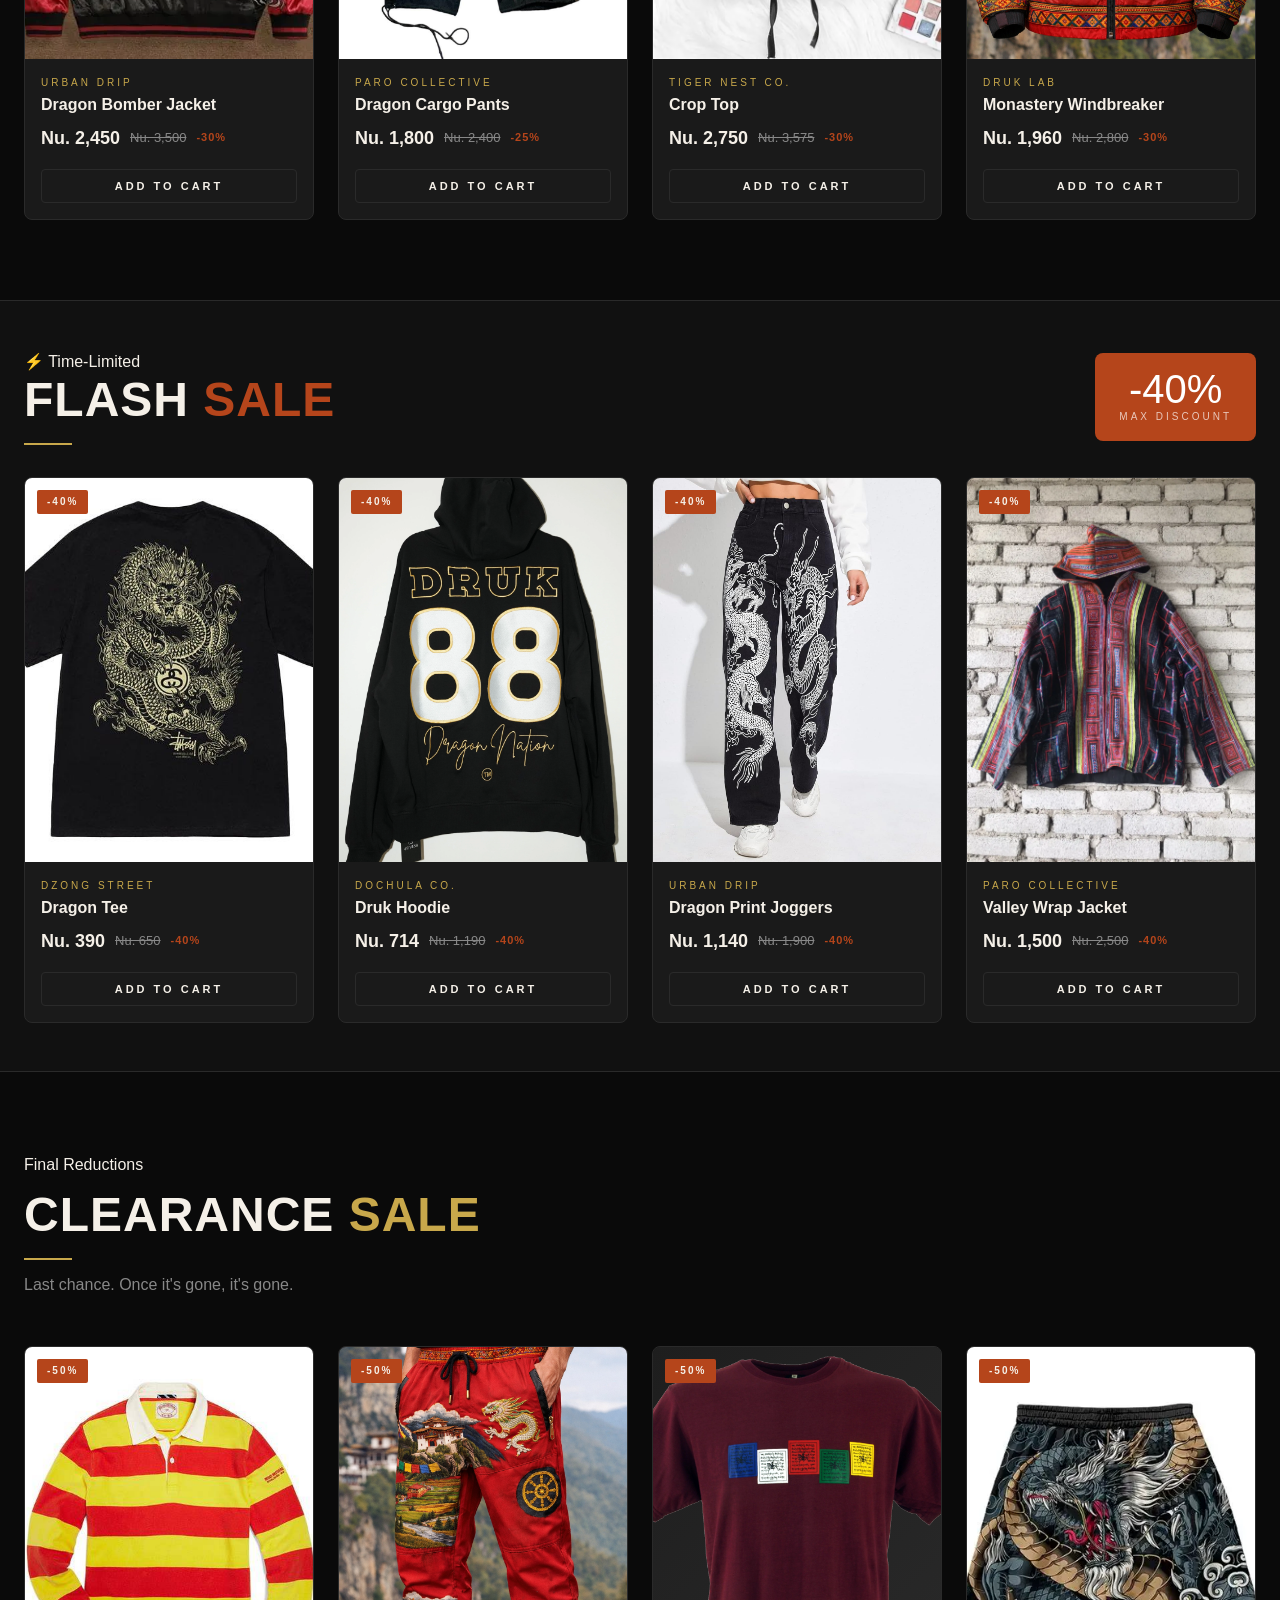
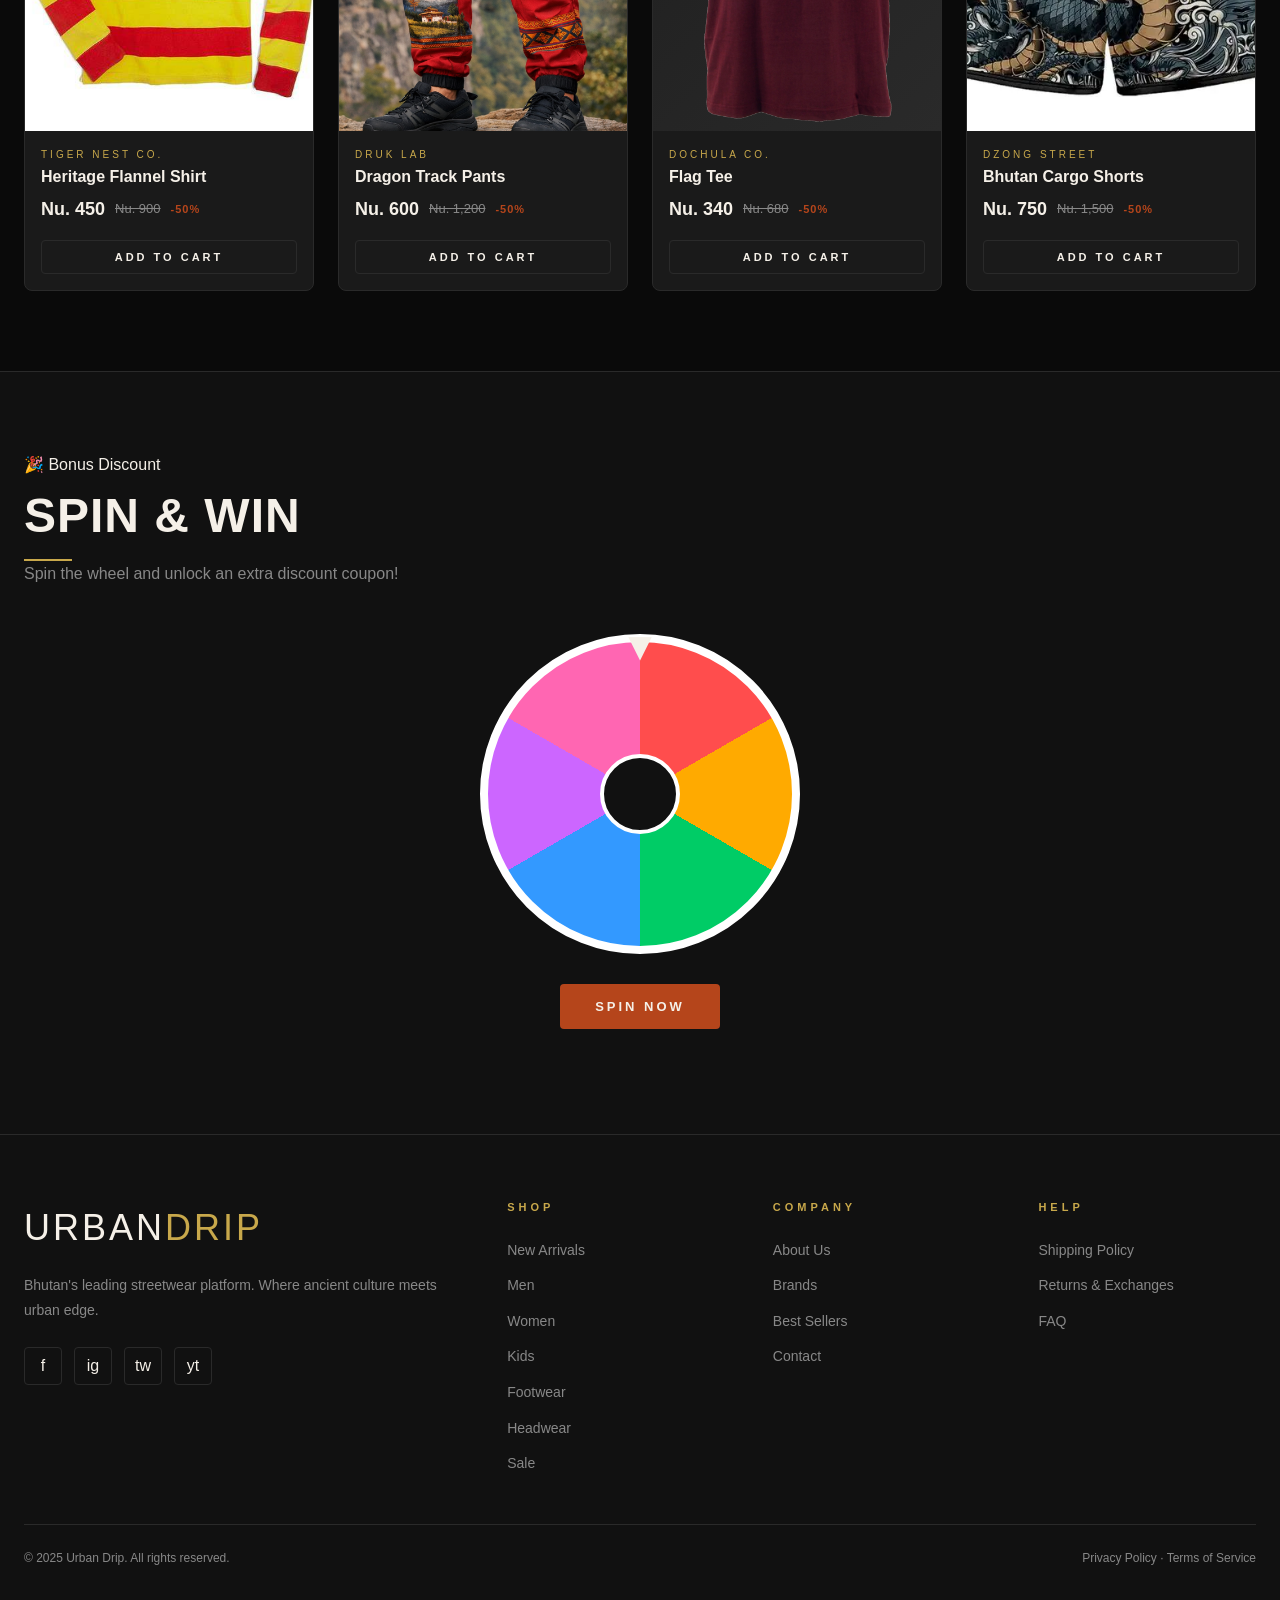
<file: sale.html>
<!DOCTYPE html>
<html lang="en">
<head>
  <meta charset="UTF-8"/>
  <meta name="viewport" content="width=device-width, initial-scale=1.0"/>
  <title>Sale - Urban Drip</title>
  <link rel="stylesheet" href="styles.css"/>
</head>
<body>
<nav class="navbar">
  <div class="navbar-inner">
    <a href="index.html" class="navbar-logo">URBAN<span>DRIP</span></a>
    <ul class="nav-links">
      <li><a href="index.html">Home</a></li><li><a href="new.html">New</a></li>
      <li><a href="brands.html">Brands</a></li><li><a href="men.html">Men</a></li>
      <li><a href="women.html">Women</a></li><li><a href="kids.html">Kids</a></li>
      <li><a href="footwear.html">Footwear</a></li><li><a href="headwear.html">Headwear</a></li>
      <li><a href="bestsellers.html">Best Sellers</a></li>
      <li><a href="sale.html" class="text-red active">Sale</a></li>
    </ul>
    <div class="nav-icons">
      <button class="hamburger" id="menuBtn"><span></span><span></span><span></span></button>
    </div>
  </div>
</nav>
<div class="mobile-nav" id="mobileNav">
  <button class="mobile-nav-close" id="navClose">✕</button>
  <a href="index.html" class="navbar-logo" style="font-size:32px">URBAN<span style="color:var(--accent)">DRIP</span></a>
  <ul class="mobile-nav-links">
    <li><a href="index.html">Home</a></li><li><a href="new.html">New</a></li><li><a href="brands.html">Brands</a></li>
    <li><a href="men.html">Men</a></li><li><a href="women.html">Women</a></li><li><a href="kids.html">Kids</a></li>
    <li><a href="footwear.html">Footwear</a></li><li><a href="headwear.html">Headwear</a></li>
    <li><a href="bestsellers.html">Best Sellers</a></li><li><a href="sale.html" style="color:var(--accent2)">Sale</a></li>
  </ul>
</div>

<!-- SALE HERO -->
<section class="sale-hero">
  <div class="container" style="position:relative;z-index:1">
    <p style="font-family:var(--font-sub);font-size:12px;letter-spacing:8px;text-transform:uppercase;color:rgba(181,69,27,0.7);margin-bottom:8px">Limited Time Only</p>
    <span class="sale-big-text">BIG</span>
    <span class="sale-off-text">SALE</span>
    <div style="display:flex;align-items:center;justify-content:center;gap:16px;margin:16px 0">
      <span style="font-family:var(--font-display);font-size:clamp(48px,8vw,100px);color:var(--accent)">50%</span>
      <span style="font-family:var(--font-display);font-size:clamp(28px,4vw,56px);color:var(--white)">OFF</span>
    </div>
    <p style="color:rgba(255,255,255,0.6);letter-spacing:3px;text-transform:uppercase;font-family:var(--font-sub);font-size:13px;margin-bottom:32px">Sale ends in:</p>
    <div class="countdown" style="justify-content:center;margin-bottom:40px">
      <div class="countdown-block"><span class="countdown-num" id="days">02</span><span class="countdown-label">Days</span></div>
      <span class="countdown-sep">:</span>
      <div class="countdown-block"><span class="countdown-num" id="hours">15</span><span class="countdown-label">Hours</span></div>
      <span class="countdown-sep">:</span>
      <div class="countdown-block"><span class="countdown-num" id="mins">30</span><span class="countdown-label">Mins</span></div>
      <span class="countdown-sep">:</span>
      <div class="countdown-block"><span class="countdown-num" id="secs">00</span><span class="countdown-label">Secs</span></div>
    </div>
    <a href="#hot-deals" class="btn btn-red" style="font-size:15px;padding:18px 48px">Shop the Sale</a>
  </div>
</section>

<!-- PROMO CODE BAR -->
<div style="background:var(--card-bg);border-bottom:1px solid var(--border);padding:20px 0">
  <div class="container" style="display:flex;align-items:center;justify-content:center;gap:24px;flex-wrap:wrap">
    <p style="font-family:var(--font-sub);font-size:13px;font-weight:700;letter-spacing:2px;text-transform:uppercase">🎟️ Have a promo code?</p>
    <div class="promo-code-bar">
      <input type="text" class="form-control" placeholder="Enter code e.g. DRIP50" style="height:48px"/>
      <button class="btn btn-primary" style="padding:0 24px;height:48px">Apply</button>
    </div>
  </div>
</div>

<!-- HOT DEALS -->
<section id="hot-deals" class="section-pad">
  <div class="container">
    <div class="section-header">
      <p class="eyebrow">🔥 Most Popular</p>
      <h2 class="display-md">Hot <span class="text-red">Deals</span></h2>
      <div class="section-divider"></div>
    </div>
    <div class="product-grid">
      <div class="product-card"><div class="product-card-img"><div class="placeholder-img"><img src="Dragon Bomber Jacket.webp" alt=""></div><span class="product-badge badge-hot">Hot</span></div><div class="product-card-body"><p class="product-brand">Urban Drip</p><p class="product-name">Dragon Bomber Jacket</p><div class="product-price"><span class="price-current">Nu. 2,450</span><span class="price-original">Nu. 3,500</span><span class="price-discount">-30%</span></div></div><div class="product-card-actions"><button class="btn-cart">Add to Cart</button></div></div>
      <div class="product-card"><div class="product-card-img"><div class="placeholder-img"><img src="Dragon Cargo Pants.jpg" alt=""></div><span class="product-badge badge-hot">Hot</span></div><div class="product-card-body"><p class="product-brand">Paro Collective</p><p class="product-name">Dragon Cargo Pants</p><div class="product-price"><span class="price-current">Nu. 1,800</span><span class="price-original">Nu. 2,400</span><span class="price-discount">-25%</span></div></div><div class="product-card-actions"><button class="btn-cart">Add to Cart</button></div></div>
      <div class="product-card"><div class="product-card-img"><div class="placeholder-img"><img src="Gaychen Crop Top.webp" alt=""></div><span class="product-badge badge-hot">Hot</span></div><div class="product-card-body"><p class="product-brand">Tiger Nest Co.</p><p class="product-name">Crop Top</p><div class="product-price"><span class="price-current">Nu. 2,750</span><span class="price-original">Nu. 3,575</span><span class="price-discount">-30%</span></div></div><div class="product-card-actions"><button class="btn-cart">Add to Cart</button></div></div>
      <div class="product-card"><div class="product-card-img"><div class="placeholder-img"><img src="Monastery Wind Jacket.png" alt=""></div><span class="product-badge badge-hot">Hot</span></div><div class="product-card-body"><p class="product-brand">Druk Lab</p><p class="product-name">Monastery Windbreaker</p><div class="product-price"><span class="price-current">Nu. 1,960</span><span class="price-original">Nu. 2,800</span><span class="price-discount">-30%</span></div></div><div class="product-card-actions"><button class="btn-cart">Add to Cart</button></div></div>
    </div>
  </div>
</section>

<!-- FLASH SALE -->
<section class="section-pad-sm" style="background:var(--deep);border-top:1px solid var(--border);border-bottom:1px solid var(--border)">
  <div class="container">
    <div class="flex-between mb-32">
      <div>
        <p class="eyebrow">⚡ Time-Limited</p>
        <h2 class="display-md">Flash <span class="text-red">Sale</span></h2>
        <div class="section-divider"></div>
      </div>
      <div style="background:var(--accent2);padding:16px 24px;border-radius:8px;text-align:center">
        <p style="font-family:var(--font-display);font-size:40px;color:#fff;line-height:1">-40%</p>
        <p style="font-family:var(--font-sub);font-size:10px;letter-spacing:3px;color:rgba(255,255,255,0.7)">MAX DISCOUNT</p>
      </div>
    </div>
    <div class="product-grid">
      <div class="product-card"><div class="product-card-img"><div class="placeholder-img"><img src="Dragon Tee.jpg" alt=""></div><span class="product-badge badge-sale">-40%</span></div><div class="product-card-body"><p class="product-brand">Dzong Street</p><p class="product-name">Dragon Tee</p><div class="product-price"><span class="price-current">Nu. 390</span><span class="price-original">Nu. 650</span><span class="price-discount">-40%</span></div></div><div class="product-card-actions"><button class="btn-cart">Add to Cart</button></div></div>
      <div class="product-card"><div class="product-card-img"><div class="placeholder-img"><img src="Druk Hoodie.webp" alt=""></div><span class="product-badge badge-sale">-40%</span></div><div class="product-card-body"><p class="product-brand">Dochula Co.</p><p class="product-name">Druk Hoodie</p><div class="product-price"><span class="price-current">Nu. 714</span><span class="price-original">Nu. 1,190</span><span class="price-discount">-40%</span></div></div><div class="product-card-actions"><button class="btn-cart">Add to Cart</button></div></div>
      <div class="product-card"><div class="product-card-img"><div class="placeholder-img"><img src="Dragon Print Joggers.jpg" alt=""></div><span class="product-badge badge-sale">-40%</span></div><div class="product-card-body"><p class="product-brand">Urban Drip</p><p class="product-name">Dragon Print Joggers</p><div class="product-price"><span class="price-current">Nu. 1,140</span><span class="price-original">Nu. 1,900</span><span class="price-discount">-40%</span></div></div><div class="product-card-actions"><button class="btn-cart">Add to Cart</button></div></div>
      <div class="product-card"><div class="product-card-img"><div class="placeholder-img"><img src="Valley Wrap Jacket.webp" alt=""></div><span class="product-badge badge-sale">-40%</span></div><div class="product-card-body"><p class="product-brand">Paro Collective</p><p class="product-name">Valley Wrap Jacket</p><div class="product-price"><span class="price-current">Nu. 1,500</span><span class="price-original">Nu. 2,500</span><span class="price-discount">-40%</span></div></div><div class="product-card-actions"><button class="btn-cart">Add to Cart</button></div></div>
    </div>
  </div>
</section>

<!-- CLEARANCE SALE -->
<section class="section-pad">
  <div class="container">
    <div class="section-header">
      <p class="eyebrow">Final Reductions</p>
      <h2 class="display-md">Clearance <span class="text-accent">Sale</span></h2>
      <div class="section-divider"></div>
      <p style="color:var(--text-muted);margin-top:12px">Last chance. Once it's gone, it's gone.</p>
    </div>
    <div class="product-grid">
      <div class="product-card"><div class="product-card-img"><div class="placeholder-img"><img src="Striped Rugby Shirt.jpg" alt=""></div><span class="product-badge badge-sale">-50%</span></div><div class="product-card-body"><p class="product-brand">Tiger Nest Co.</p><p class="product-name">Heritage Flannel Shirt</p><div class="product-price"><span class="price-current">Nu. 450</span><span class="price-original">Nu. 900</span><span class="price-discount">-50%</span></div></div><div class="product-card-actions"><button class="btn-cart">Add to Cart</button></div></div>
      <div class="product-card"><div class="product-card-img"><div class="placeholder-img"><img src="Paro Valley Joggers.png" alt=""></div><span class="product-badge badge-sale">-50%</span></div><div class="product-card-body"><p class="product-brand">Druk Lab</p><p class="product-name">Dragon Track Pants</p><div class="product-price"><span class="price-current">Nu. 600</span><span class="price-original">Nu. 1,200</span><span class="price-discount">-50%</span></div></div><div class="product-card-actions"><button class="btn-cart">Add to Cart</button></div></div>
      <div class="product-card"><div class="product-card-img"><div class="placeholder-img"><img src="Prayer Flag Tee.png" alt=""></div><span class="product-badge badge-sale">-50%</span></div><div class="product-card-body"><p class="product-brand">Dochula Co.</p><p class="product-name">Flag Tee</p><div class="product-price"><span class="price-current">Nu. 340</span><span class="price-original">Nu. 680</span><span class="price-discount">-50%</span></div></div><div class="product-card-actions"><button class="btn-cart">Add to Cart</button></div></div>
      <div class="product-card"><div class="product-card-img"><div class="placeholder-img"><img src="Bhutan Cargo Shorts.webp" alt=""></div><span class="product-badge badge-sale">-50%</span></div><div class="product-card-body"><p class="product-brand">Dzong Street</p><p class="product-name">Bhutan Cargo Shorts</p><div class="product-price"><span class="price-current">Nu. 750</span><span class="price-original">Nu. 1,500</span><span class="price-discount">-50%</span></div></div><div class="product-card-actions"><button class="btn-cart">Add to Cart</button></div></div>
    </div>
  </div>
</section>

<!-- SPIN & WIN GAME -->
<section class="section-pad" style="background:var(--deep);border-top:1px solid var(--border)">
  <div class="container">
    <div class="section-header">
      <p class="eyebrow">🎉 Bonus Discount</p>
      <h2 class="display-md">Spin & Win</h2>
      <div class="section-divider"></div>
      <p style="color:var(--text-muted)">
        Spin the wheel and unlock an extra discount coupon!
      </p>
    </div>

    <div style="text-align:center">

      <div style="position:relative;width:320px;height:320px;margin:auto">
        <div style="
          position:absolute;
          top:-20px;
          left:50%;
          transform:translateX(-50%);
          font-size:40px;
          z-index:10;">
          ▼
        </div>

        <div id="wheel" style="
          width:320px;
          height:320px;
          border-radius:50%;
          border:8px solid #fff;
          transition:transform 5s ease-out;
          background:
          conic-gradient(
            #ff4d4d 0deg 60deg,
            #ffaa00 60deg 120deg,
            #00cc66 120deg 180deg,
            #3399ff 180deg 240deg,
            #cc66ff 240deg 300deg,
            #ff66b2 300deg 360deg
          );
          display:flex;
          align-items:center;
          justify-content:center;">
          <div style="
            width:80px;
            height:80px;
            border-radius:50%;
            background:#111;
            border:4px solid #fff;">
          </div>
        </div>
      </div>

      <button id="spinBtn"
        class="btn btn-red"
        style="margin-top:30px;padding:15px 35px">
        Spin Now
      </button>

      <h3 id="result"
        style="margin-top:25px;color:white">
      </h3>

    </div>
  </div>
</section>

  <!-- FOOTER -->
  <footer class="footer">
    <div class="container">
      <div class="footer-grid">
        <div>
          <div class="footer-brand-name">URBAN<span>DRIP</span></div>
          <p class="footer-desc">Bhutan's leading streetwear platform. Where ancient culture meets urban edge.</p>
          <div class="footer-social">
            <a href="#" class="social-btn">f</a>
            <a href="#" class="social-btn">ig</a>
            <a href="#" class="social-btn">tw</a>
            <a href="#" class="social-btn">yt</a>
          </div>
        </div>
        <div>
          <div class="footer-heading">Shop</div>
          <ul class="footer-links">
            <li><a href="new.html">New Arrivals</a></li>
            <li><a href="men.html">Men</a></li>
            <li><a href="women.html">Women</a></li>
            <li><a href="kids.html">Kids</a></li>
            <li><a href="footwear.html">Footwear</a></li>
            <li><a href="headwear.html">Headwear</a></li>
            <li><a href="sale.html">Sale</a></li>
          </ul>
        </div>
        <div>
          <div class="footer-heading">Company</div>
          <ul class="footer-links">
            <li><a href="about.html">About Us</a></li>
            <li><a href="brands.html">Brands</a></li>
            <li><a href="bestsellers.html">Best Sellers</a></li>
            <li><a href="contact.html">Contact</a></li>
          </ul>
        </div>
        <div>
          <div class="footer-heading">Help</div>
          <ul class="footer-links">
            <li><a href="contact.html">Shipping Policy</a></li>
            <li><a href="contact.html">Returns & Exchanges</a></li>
            <li><a href="contact.html">FAQ</a></li>
          </ul>
        </div>
      </div>
      <div class="footer-bottom">
        <span>© 2025 Urban Drip. All rights reserved.</span>
        <span>Privacy Policy · Terms of Service</span>
      </div>
    </div>
  </footer>

<script>
  document.getElementById('menuBtn').addEventListener('click', () => document.getElementById('mobileNav').classList.add('open'));
  document.getElementById('navClose').addEventListener('click', () => document.getElementById('mobileNav').classList.remove('open'));

  // Countdown timer
  const endTime = new Date().getTime() + (2 * 24 * 60 * 60 * 1000) + (15 * 60 * 60 * 1000) + (30 * 60 * 1000);
  function updateTimer() {
    const now = new Date().getTime();
    const diff = endTime - now;
    if (diff <= 0) return;
    const d = Math.floor(diff / (1000*60*60*24));
    const h = Math.floor((diff % (1000*60*60*24)) / (1000*60*60));
    const m = Math.floor((diff % (1000*60*60)) / (1000*60));
    const s = Math.floor((diff % (1000*60)) / 1000);
    document.getElementById('days').textContent = String(d).padStart(2,'0');
    document.getElementById('hours').textContent = String(h).padStart(2,'0');
    document.getElementById('mins').textContent = String(m).padStart(2,'0');
    document.getElementById('secs').textContent = String(s).padStart(2,'0');
  }
  updateTimer();
  setInterval(updateTimer, 1000);

  // Spin & Win Game

const wheel = document.getElementById("wheel");
const spinBtn = document.getElementById("spinBtn");
const result = document.getElementById("result");

const prizes = [
  "10% OFF",
  "15% OFF",
  "20% OFF",
  "25% OFF",
  "30% OFF",
  "50% OFF"
];

let spinning = false;

spinBtn.addEventListener("click", () => {

  if (spinning) return;

  spinning = true;

  const prizeIndex = Math.floor(Math.random() * prizes.length);

  const segmentAngle = 360 / prizes.length;

  const rotation =
    360 * 5 +
    (360 - prizeIndex * segmentAngle - segmentAngle / 2);

  wheel.style.transform = `rotate(${rotation}deg)`;

  setTimeout(() => {

    result.innerHTML =
      `🎉 Congratulations! You won <strong>${prizes[prizeIndex]}</strong>`;

    spinning = false;

  }, 5000);

});
</script>
</body>
</html>
</file>
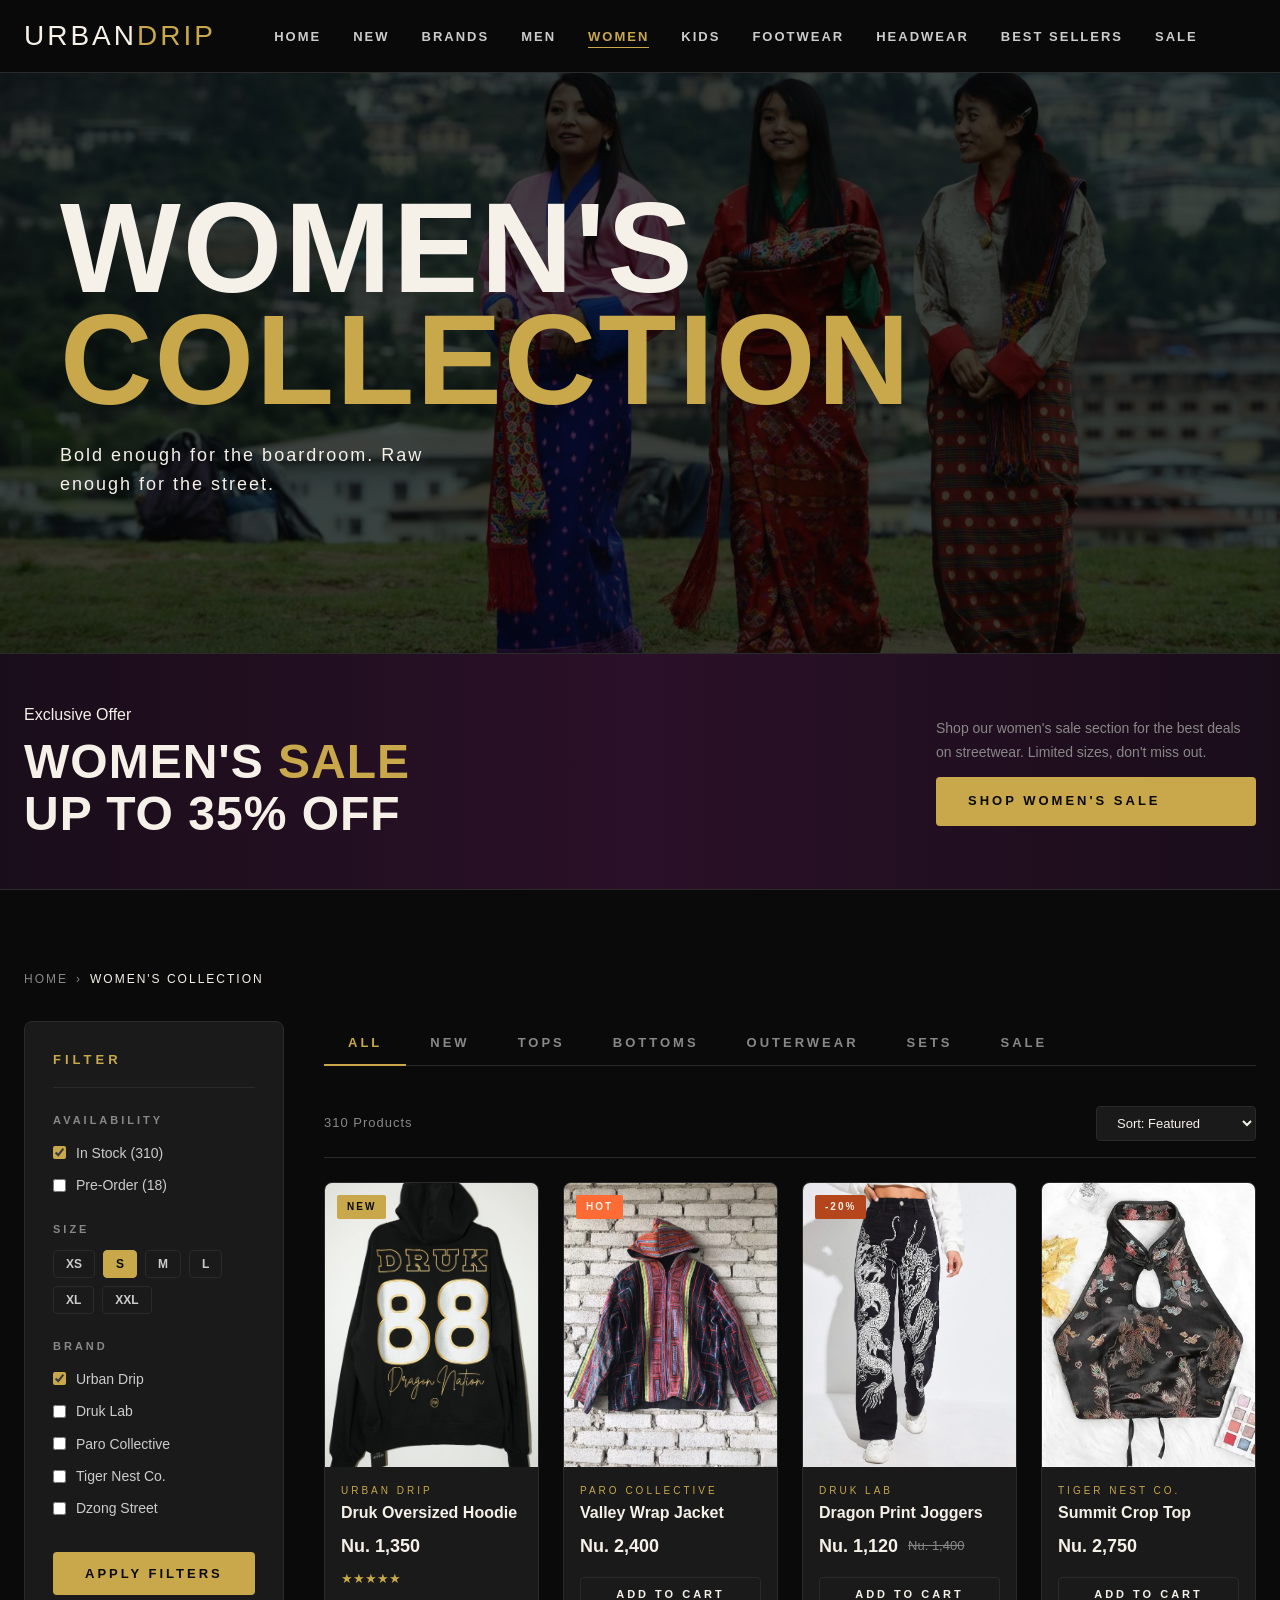
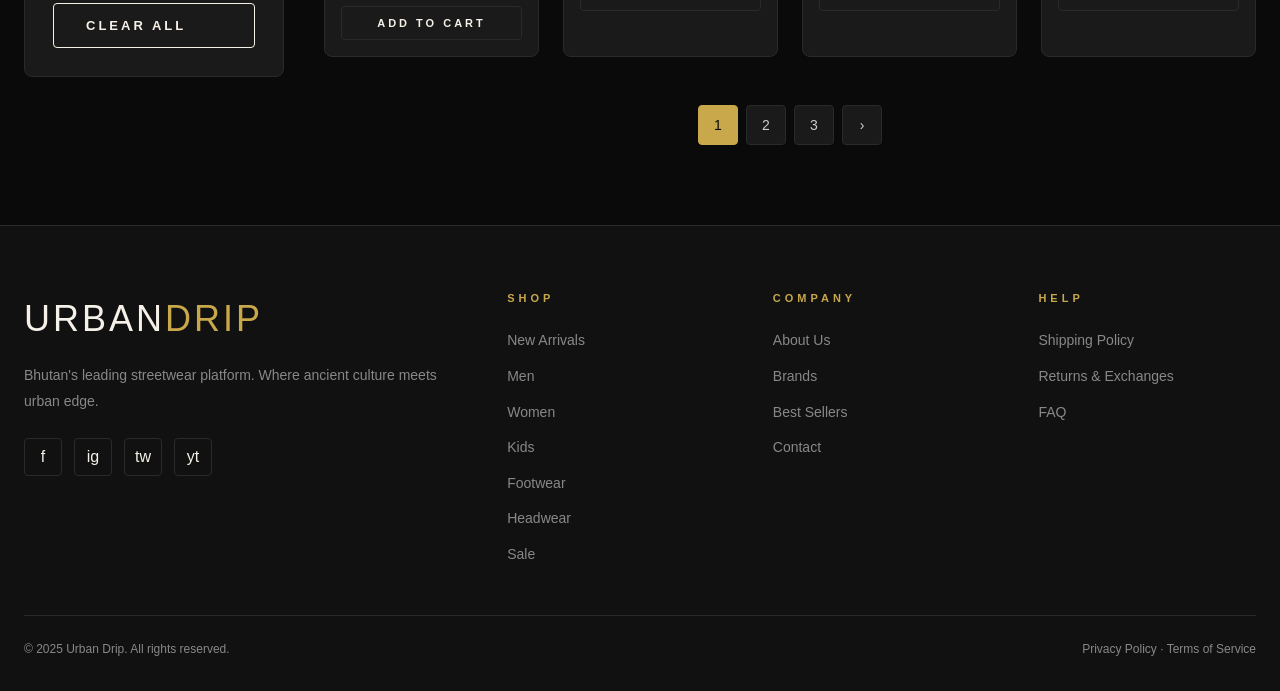
<file: women.html>
<!DOCTYPE html>
<html lang="en">
<head>
  <meta charset="UTF-8"/>
  <meta name="viewport" content="width=device-width, initial-scale=1.0"/>
  <title>Women's Collection - Urban Drip</title>
  <link rel="stylesheet" href="styles.css"/>
  <style>
    .women-hero {
      position: relative;
      min-height: 580px;
      display: flex;
      align-items: center;
      overflow: hidden;
      background: #050505;
    }
    .women-hero-bg {
      position: absolute;
      inset: 0;
      width: 100%;
      height: 100%;
      object-fit: cover;
      opacity: 0.25; 
      z-index: 1;
    }
    .women-hero::before {
      content: '';
      position: absolute;
      inset: 0;
      z-index: 2;
    }
    .women-hero-left {
      max-width: 600px;
      padding: 80px 60px;
      position: relative;
      z-index: 3;
    }

    /* Collection grid with editorial spacing */
    .women-editorial-grid {
      display: grid;
      grid-template-columns: repeat(3, 1fr);
      grid-template-rows: auto;
      gap: 20px;
    }
    .women-editorial-grid .featured-col {
      grid-row: span 2;
    }
    .women-editorial-grid .featured-col .product-card-img {
      aspect-ratio: 2/3;
    }
    .style-guide-grid {
      display: grid;
      grid-template-columns: repeat(4, 1fr);
      gap: 16px;
      margin: 48px 0;
    }
    .style-guide-card {
      background: var(--card-bg);
      border: 1px solid var(--border);
      border-radius: var(--radius-lg);
      overflow: hidden;
      text-align: center;
      padding: 28px 16px;
      cursor: pointer;
      transition: all var(--transition);
    }
    .style-guide-card:hover { border-color: var(--accent); transform: translateY(-4px); }
    .style-guide-card .style-img {
      width: 80px; height: 80px;
      border-radius: 50%;
      background: linear-gradient(135deg, #2a1028, #1a0d1a);
      margin: 0 auto 16px;
      display: flex; align-items: center; justify-content: center;
      font-size: 32px;
    }
    .style-guide-card h4 {
      font-family: var(--font-sub); font-size: 15px;
      font-weight: 700; letter-spacing: 2px; text-transform: uppercase;
      margin-bottom: 6px;
    }
    .style-guide-card p { font-size: 12px; color: var(--text-muted); }

    @media (max-width: 768px) {
      .women-hero::before { background: rgba(5, 5, 5, 0.75); }
      .women-hero-left { padding: 60px 24px; }
      .style-guide-grid { grid-template-columns: repeat(2, 1fr); }
      .women-editorial-grid { grid-template-columns: repeat(2,1fr); }
      .women-editorial-grid .featured-col { grid-row: span 1; }
      .women-editorial-grid .featured-col .product-card-img { aspect-ratio: 3/4; }
    }
    @media (max-width: 480px) {
      .style-guide-grid { grid-template-columns: 1fr 1fr; }
    }
  </style>
</head>
<body>

<nav class="navbar">
  <div class="navbar-inner">
    <a href="index.html" class="navbar-logo">URBAN<span>DRIP</span></a>
    <ul class="nav-links">
      <li><a href="index.html">Home</a></li>
      <li><a href="new.html">New</a></li>
      <li><a href="brands.html">Brands</a></li>
      <li><a href="men.html">Men</a></li>
      <li><a href="women.html" class="active">Women</a></li>
      <li><a href="kids.html">Kids</a></li>
      <li><a href="footwear.html">Footwear</a></li>
      <li><a href="headwear.html">Headwear</a></li>
      <li><a href="bestsellers.html">Best Sellers</a></li>
      <li><a href="sale.html" class="text-red">Sale</a></li>
    </ul>
    <div class="nav-icons">
      <button class="hamburger" id="menuBtn"><span></span><span></span><span></span></button>
    </div>
  </div>
</nav>

<div class="mobile-nav" id="mobileNav">
  <button class="mobile-nav-close" id="navClose">✕</button>
  <a href="index.html" class="navbar-logo" style="font-size:32px">URBAN<span style="color:var(--accent)">DRIP</span></a>
  <ul class="mobile-nav-links">
    <li><a href="index.html">Home</a></li><li><a href="new.html">New</a></li><li><a href="brands.html">Brands</a></li>
    <li><a href="men.html">Men</a></li><li><a href="women.html" style="color:var(--accent)">Women</a></li>
    <li><a href="kids.html">Kids</a></li><li><a href="footwear.html">Footwear</a></li><li><a href="headwear.html">Headwear</a></li>
    <li><a href="bestsellers.html">Best Sellers</a></li><li><a href="sale.html" style="color:var(--accent2)">Sale</a></li>
  </ul>
</div>

<section class="women-hero">
  <img src="banner women.jpg" alt="Women's Collection Banner" class="women-hero-bg">
  <div class="women-hero-left">
    <div>
      <h1 class="display-xl fade-in-2" style="line-height:0.88">WOMEN'S<br/><span class="text-accent">COLLECTION</span></h1>
      <p class="fade-in-3" style="font-family:var(--font-sub);font-size:18px;letter-spacing:2px;margin:24px 0 36px;max-width:400px;line-height:1.6">Bold enough for the boardroom. Raw enough for the street.</p>
    </div>
  </div>
</section>

<!-- PROMO BANNER -->
<div style="background:linear-gradient(90deg,#1a0d1a,#2a1028,#1a0d1a);border-top:1px solid var(--border);border-bottom:1px solid var(--border);padding:48px 0">
  <div class="container" style="display:flex;align-items:center;justify-content:space-between;gap:24px;flex-wrap:wrap">
    <div>
      <p class="eyebrow" style="margin-bottom:8px">Exclusive Offer</p>
      <h2 class="display-md">Women's <span class="text-accent">Sale</span><br/>Up to 35% Off</h2>
    </div>
    <div style="display:flex;flex-direction:column;gap:12px">
      <p style="color:var(--text-muted);max-width:320px;font-size:14px;line-height:1.7">Shop our women's sale section for the best deals on streetwear. Limited sizes, don't miss out.</p>
      <a href="sale.html" class="btn btn-primary">Shop Women's Sale</a>
    </div>
  </div>
</div>

<!-- MAIN SHOP WITH FILTER -->
<section id="women-products" class="section-pad">
  <div class="container">
    <div class="breadcrumb"><a href="index.html">Home</a><span>›</span><span class="current">Women's Collection</span></div>
    <div class="shop-layout">

      <aside class="filter-sidebar">
        <div class="filter-title">Filter</div>
        <div class="filter-group">
          <div class="filter-group-label">Availability</div>
          <label class="filter-option"><input type="checkbox" checked/> In Stock (310)</label>
          <label class="filter-option"><input type="checkbox"/> Pre-Order (18)</label>
        </div>
        <div class="filter-group">
          <div class="filter-group-label">Size</div>
          <div class="size-selector">
            <button class="size-btn">XS</button>
            <button class="size-btn active">S</button>
            <button class="size-btn">M</button>
            <button class="size-btn">L</button>
            <button class="size-btn">XL</button>
            <button class="size-btn">XXL</button>
          </div>
        </div>
        <div class="filter-group">
          <div class="filter-group">
            <div class="filter-group-label">Brand</div>
            <label class="filter-option"><input type="checkbox" checked/> Urban Drip</label>
            <label class="filter-option"><input type="checkbox"/> Druk Lab</label>
            <label class="filter-option"><input type="checkbox"/> Paro Collective</label>
            <label class="filter-option"><input type="checkbox"/> Tiger Nest Co.</label>
            <label class="filter-option"><input type="checkbox"/> Dzong Street</label>
        </div>
        </div>
        <button class="btn btn-primary w-100" style="margin-top:8px">Apply Filters</button>
        <button class="btn btn-outline w-100" style="margin-top:8px">Clear All</button>
      </aside>

      <div>
        <div class="tabs">
          <button class="tab-btn active">All</button>
          <button class="tab-btn">New</button>
          <button class="tab-btn">Tops</button>
          <button class="tab-btn">Bottoms</button>
          <button class="tab-btn">Outerwear</button>
          <button class="tab-btn">Sets</button>
          <button class="tab-btn">Sale</button>
        </div>

        <div class="sort-bar">
          <span class="result-count">310 Products</span>
          <select>
            <option>Sort: Featured</option>
            <option>Newest First</option>
            <option>Price: Low to High</option>
            <option>Price: High to Low</option>
            <option>Best Sellers</option>
          </select>
        </div>

        <div class="product-grid">
          <div class="product-card"><div class="product-card-img"><div class="placeholder-img">
            <img src="Druk Hoodie.webp" alt="">
          </div><span class="product-badge badge-new">New</span></div><div class="product-card-body"><p class="product-brand">Urban Drip</p><p class="product-name">Druk Oversized Hoodie</p><div class="product-price"><span class="price-current">Nu. 1,350</span></div><div class="stars mt-8">★★★★★</div></div><div class="product-card-actions"><button class="btn-cart">Add to Cart</button></div></div>
          <div class="product-card"><div class="product-card-img"><div class="placeholder-img">
            <img src="Valley Wrap Jacket.webp" alt="">
          </div><span class="product-badge badge-hot">Hot</span></div><div class="product-card-body"><p class="product-brand">Paro Collective</p><p class="product-name">Valley Wrap Jacket</p><div class="product-price"><span class="price-current">Nu. 2,400</span></div></div><div class="product-card-actions"><button class="btn-cart">Add to Cart</button></div></div>
          <div class="product-card"><div class="product-card-img"><div class="placeholder-img">
            <img src="Dragon Print Joggers.jpg" alt="">
          </div><span class="product-badge badge-sale">-20%</span></div><div class="product-card-body"><p class="product-brand">Druk Lab</p><p class="product-name">Dragon Print Joggers</p><div class="product-price"><span class="price-current">Nu. 1,120</span><span class="price-original">Nu. 1,400</span></div></div><div class="product-card-actions"><button class="btn-cart">Add to Cart</button></div></div>
          <div class="product-card"><div class="product-card-img"><div class="placeholder-img">
            <img src="Gaychen Crop Top.webp" alt="">
          </div></div><div class="product-card-body"><p class="product-brand">Tiger Nest Co.</p><p class="product-name">Summit Crop Top</p><div class="product-price"><span class="price-current">Nu. 2,750</span></div></div><div class="product-card-actions"><button class="btn-cart">Add to Cart</button></div></div>
        </div>

        <div class="pagination">
          <button class="page-btn active">1</button>
          <button class="page-btn">2</button>
          <button class="page-btn">3</button>
          <button class="page-btn">›</button>
        </div>
      </div>
    </div>
  </div>
</section>

  <!-- FOOTER -->
  <footer class="footer">
    <div class="container">
      <div class="footer-grid">
        <div>
          <div class="footer-brand-name">URBAN<span>DRIP</span></div>
          <p class="footer-desc">Bhutan's leading streetwear platform. Where ancient culture meets urban edge.</p>
          <div class="footer-social">
            <a href="#" class="social-btn">f</a>
            <a href="#" class="social-btn">ig</a>
            <a href="#" class="social-btn">tw</a>
            <a href="#" class="social-btn">yt</a>
          </div>
        </div>
        <div>
          <div class="footer-heading">Shop</div>
          <ul class="footer-links">
            <li><a href="new.html">New Arrivals</a></li>
            <li><a href="men.html">Men</a></li>
            <li><a href="women.html">Women</a></li>
            <li><a href="kids.html">Kids</a></li>
            <li><a href="footwear.html">Footwear</a></li>
            <li><a href="headwear.html">Headwear</a></li>
            <li><a href="sale.html">Sale</a></li>
          </ul>
        </div>
        <div>
          <div class="footer-heading">Company</div>
          <ul class="footer-links">
            <li><a href="about.html">About Us</a></li>
            <li><a href="brands.html">Brands</a></li>
            <li><a href="bestsellers.html">Best Sellers</a></li>
            <li><a href="contact.html">Contact</a></li>
          </ul>
        </div>
        <div>
          <div class="footer-heading">Help</div>
          <ul class="footer-links">
            <li><a href="contact.html">Shipping Policy</a></li>
            <li><a href="contact.html">Returns & Exchanges</a></li>
            <li><a href="contact.html">FAQ</a></li>
          </ul>
        </div>
      </div>
      <div class="footer-bottom">
        <span>© 2025 Urban Drip. All rights reserved.</span>
        <span>Privacy Policy · Terms of Service</span>
      </div>
    </div>
  </footer>

<script>
  document.getElementById('menuBtn').addEventListener('click', () => document.getElementById('mobileNav').classList.add('open'));
  document.getElementById('navClose').addEventListener('click', () => document.getElementById('mobileNav').classList.remove('open'));
  document.querySelectorAll('.tab-btn').forEach(btn => {
    btn.addEventListener('click', () => { document.querySelectorAll('.tab-btn').forEach(b => b.classList.remove('active')); btn.classList.add('active'); });
  });
</script>
</body>
</html>
</file>
<file: styles.css>
:root {
  --black:       #0a0a0a;
  --deep:        #111111;
  --card-bg:     #1a1a1a;
  --border:      #2a2a2a;
  --white:       #f5f0e8;
  --cream:       #e8e0d0;
  --accent:      #c8a84b;    
  --accent2:     #b5451b;       
  --text-muted:  #888;
  --text-light:  #ccc;

  --font-display: 'Bebas Neue', sans-serif;
  --font-sub:     'Barlow Condensed', sans-serif;
  --font-body:    'Barlow', sans-serif;

  --radius:  4px;
  --radius-lg: 8px;
  --transition: 0.3s ease;
  --shadow: 0 4px 24px rgba(0,0,0,0.5);
}

*, *::before, *::after { box-sizing: border-box; margin: 0; padding: 0; }

html { scroll-behavior: smooth; }

body {
  background: var(--black);
  color: var(--white);
  font-family: var(--font-body);
  font-size: 16px;
  line-height: 1.6;
  overflow-x: hidden;
}

a { color: inherit; text-decoration: none; transition: color var(--transition); }
a:hover { color: var(--accent); }
img { max-width: 100%; display: block; object-fit: cover; }
ul { list-style: none; }
button, input, select, textarea { font-family: inherit; }

.container { width: 100%; max-width: 1280px; margin: 0 auto; padding: 0 24px; }
.section-pad { padding: 80px 0; }
.section-pad-sm { padding: 48px 0; }
.text-accent { color: var(--accent); }
.text-red    { color: var(--accent2); }
.text-muted  { color: var(--text-muted); }
.text-center { text-align: center; }
.flex        { display: flex; }
.flex-center { display: flex; align-items: center; justify-content: center; }
.flex-between{ display: flex; align-items: center; justify-content: space-between; }
.gap-8  { gap: 8px; }
.gap-16 { gap: 16px; }
.gap-24 { gap: 24px; }
.mt-8  { margin-top: 8px; }
.mt-16 { margin-top: 16px; }
.mt-24 { margin-top: 24px; }
.mt-32 { margin-top: 32px; }
.mb-8  { margin-bottom: 8px; }
.mb-16 { margin-bottom: 16px; }
.mb-24 { margin-bottom: 24px; }
.mb-32 { margin-bottom: 32px; }
.w-100 { width: 100%; }
.d-none { display: none; }

/* ── Typography ── */
h1, h2, h3, h4 { line-height: 1.1; }

.display-xl {
  font-family: var(--font-display);
  font-size: clamp(64px, 10vw, 140px);
  letter-spacing: 2px;
  text-transform: uppercase;
}
.display-lg {
  font-family: var(--font-display);
  font-size: clamp(40px, 6vw, 80px);
  letter-spacing: 1px;
  text-transform: uppercase;
}
.display-md {
  font-family: var(--font-display);
  font-size: clamp(28px, 4vw, 48px);
  text-transform: uppercase;
  letter-spacing: 1px;
}
.sub-heading {
  font-family: var(--font-sub);
  font-size: clamp(18px, 2.5vw, 24px);
  font-weight: 600;
  letter-spacing: 4px;
  text-transform: uppercase;
}

/* ── Buttons ── */
.btn {
  display: inline-flex;
  align-items: center;
  gap: 8px;
  padding: 14px 32px;
  font-family: var(--font-sub);
  font-size: 13px;
  font-weight: 700;
  letter-spacing: 3px;
  text-transform: uppercase;
  border: none;
  cursor: pointer;
  transition: all var(--transition);
  border-radius: var(--radius);
}
.btn-primary {
  background: var(--accent);
  color: var(--black);
}
.btn-primary:hover {
  background: #d4b55a;
  color: var(--black);
  transform: translateY(-2px);
  box-shadow: 0 8px 24px rgba(200,168,75,0.3);
}
.btn-outline {
  background: transparent;
  color: var(--white);
  border: 1px solid var(--white);
}
.btn-outline:hover {
  background: var(--white);
  color: var(--black);
}
.btn-red {
  background: var(--accent2);
  color: var(--white);
}
.btn-red:hover {
  background: #c94e20;
  transform: translateY(-2px);
}
.btn-sm {
  padding: 10px 20px;
  font-size: 11px;
}

/* ── Navbar ── */
.navbar {
  background: rgba(10,10,10,0.97);
  backdrop-filter: blur(12px);
  border-bottom: 1px solid var(--border);
  position: sticky;
  top: 0;
  z-index: 1000;
}
.navbar-inner {
  display: flex;
  align-items: center;
  justify-content: space-between;
  padding: 0 24px;
  max-width: 1280px;
  margin: 0 auto;
  height: 72px;
}
.navbar-logo {
  font-family: var(--font-display);
  font-size: 28px;
  letter-spacing: 3px;
  color: var(--white);
}
.navbar-logo span { color: var(--accent); }

.nav-links {
  display: flex;
  align-items: center;
  gap: 32px;
}
.nav-links a {
  font-family: var(--font-sub);
  font-size: 13px;
  font-weight: 600;
  letter-spacing: 2px;
  text-transform: uppercase;
  color: var(--text-light);
  position: relative;
  padding-bottom: 4px;
}
.nav-links a::after {
  content: '';
  position: absolute;
  bottom: 0; left: 0;
  width: 0; height: 1px;
  background: var(--accent);
  transition: width var(--transition);
}
.nav-links a:hover { color: var(--white); }
.nav-links a:hover::after,
.nav-links a.active::after { width: 100%; }
.nav-links a.active { color: var(--accent); }

.nav-icons {
  display: flex;
  align-items: center;
  gap: 20px;
}

.nav-icon-btn:hover { color: var(--accent); }
.cart-badge {
  position: absolute;
  top: -6px; right: -8px;
  background: var(--accent2);
  color: var(--white);
  font-size: 9px;
  font-weight: 700;
  width: 16px; height: 16px;
  border-radius: 50%;
  display: flex; align-items: center; justify-content: center;
}

.hamburger {
  display: none;
  flex-direction: column;
  gap: 5px;
  background: none;
  border: none;
  cursor: pointer;
  padding: 4px;
}
.hamburger span {
  display: block;
  width: 24px; height: 2px;
  background: var(--white);
  transition: all var(--transition);
}

/* ── Section Header ── */
.section-header {
  margin-bottom: 48px;
}
.section-header .eyebrow { margin-bottom: 12px; }
.section-divider {
  width: 48px; height: 2px;
  background: var(--accent);
  margin-top: 16px;
}
.section-divider.center { margin: 16px auto 0; }

/* ── Product Card ── */
.product-card {
  background: var(--card-bg);
  border: 1px solid var(--border);
  border-radius: var(--radius-lg);
  overflow: hidden;
  transition: transform var(--transition), box-shadow var(--transition), border-color var(--transition);
  position: relative;
}
.product-card:hover {
  transform: translateY(-6px);
  box-shadow: var(--shadow);
  border-color: var(--accent);
}
.product-card-img {
  width: 100%;
  aspect-ratio: 3/4;
  background: #222;
  position: relative;
  overflow: hidden;
}
.product-card-img img {
  width: 100%; height: 100%;
  object-fit: cover;
  transition: transform 0.5s ease;
}
.product-card:hover .product-card-img img { transform: scale(1.05); }
.product-card-img .placeholder-img {
  width: 100%; height: 100%;
  display: flex; align-items: center; justify-content: center;
  background: linear-gradient(135deg, #1e1e1e 0%, #2a2a2a 100%);
  color: var(--text-muted);
  font-family: var(--font-sub);
  font-size: 12px;
  letter-spacing: 2px;
}
.product-badge {
  position: absolute;
  top: 12px; left: 12px;
  padding: 4px 10px;
  font-family: var(--font-sub);
  font-size: 10px;
  font-weight: 700;
  letter-spacing: 2px;
  text-transform: uppercase;
  border-radius: 2px;
}
.badge-new    { background: var(--accent); color: var(--black); }
.badge-sale   { background: var(--accent2); color: var(--white); }
.badge-hot    { background: #ff6b35; color: var(--white); }
.badge-best   { background: #6c5ce7; color: var(--white); }

.product-card-body { padding: 16px; }
.product-brand {
  font-family: var(--font-sub);
  font-size: 10px;
  letter-spacing: 3px;
  color: var(--accent);
  text-transform: uppercase;
  margin-bottom: 4px;
}
.product-name {
  font-family: var(--font-sub);
  font-size: 16px;
  font-weight: 600;
  color: var(--white);
  margin-bottom: 8px;
  line-height: 1.3;
}
.product-price {
  display: flex;
  align-items: center;
  gap: 10px;
}
.price-current {
  font-family: var(--font-sub);
  font-size: 18px;
  font-weight: 700;
  color: var(--white);
}
.price-original {
  font-size: 13px;
  color: var(--text-muted);
  text-decoration: line-through;
}
.price-discount {
  font-family: var(--font-sub);
  font-size: 11px;
  font-weight: 700;
  color: var(--accent2);
  letter-spacing: 1px;
}
.product-card-actions {
  padding: 0 16px 16px;
}
.btn-cart {
  width: 100%;
  background: transparent;
  color: var(--white);
  border: 1px solid var(--border);
  padding: 10px;
  font-family: var(--font-sub);
  font-size: 11px;
  font-weight: 700;
  letter-spacing: 3px;
  text-transform: uppercase;
  cursor: pointer;
  transition: all var(--transition);
  border-radius: var(--radius);
}
.btn-cart:hover {
  background: var(--accent);
  color: var(--black);
  border-color: var(--accent);
}

/* ── Product Grid ── */
.product-grid {
  display: grid;
  grid-template-columns: repeat(4, 1fr);
  gap: 24px;
}
.product-grid-3 {
  display: grid;
  grid-template-columns: repeat(3, 1fr);
  gap: 24px;
}

/* ── Filter Sidebar ── */
.shop-layout {
  display: grid;
  grid-template-columns: 260px 1fr;
  gap: 40px;
  align-items: start;
}
.filter-sidebar {
  background: var(--card-bg);
  border: 1px solid var(--border);
  border-radius: var(--radius-lg);
  padding: 28px;
  position: sticky;
  top: 88px;
}
.filter-title {
  font-family: var(--font-sub);
  font-size: 13px;
  font-weight: 700;
  letter-spacing: 4px;
  text-transform: uppercase;
  margin-bottom: 24px;
  padding-bottom: 16px;
  border-bottom: 1px solid var(--border);
  color: var(--accent);
}
.filter-group { margin-bottom: 24px; }
.filter-group-label {
  font-family: var(--font-sub);
  font-size: 11px;
  font-weight: 700;
  letter-spacing: 3px;
  text-transform: uppercase;
  color: var(--text-muted);
  margin-bottom: 12px;
}
.filter-option {
  display: flex;
  align-items: center;
  gap: 10px;
  margin-bottom: 10px;
  cursor: pointer;
  font-size: 14px;
  color: var(--text-light);
  transition: color var(--transition);
}
.filter-option:hover { color: var(--white); }
.filter-option input { accent-color: var(--accent); }
.price-range {
  margin-top: 8px;
}
.price-range input[type="range"] {
  width: 100%;
  accent-color: var(--accent);
}
.price-range-labels {
  display: flex;
  justify-content: space-between;
  font-size: 12px;
  color: var(--text-muted);
  margin-top: 6px;
}
.sort-bar {
  display: flex;
  align-items: center;
  justify-content: space-between;
  margin-bottom: 24px;
  padding-bottom: 16px;
  border-bottom: 1px solid var(--border);
}
.sort-bar select {
  background: var(--card-bg);
  color: var(--white);
  border: 1px solid var(--border);
  padding: 8px 16px;
  font-family: var(--font-sub);
  font-size: 13px;
  border-radius: var(--radius);
  cursor: pointer;
}
.result-count {
  font-family: var(--font-sub);
  font-size: 13px;
  letter-spacing: 1px;
  color: var(--text-muted);
}

/* ── Hero Banner ── */
.hero {
  position: relative;
  height: 90vh;
  min-height: 600px;
  display: flex;
  align-items: center;
  overflow: hidden;
}
.hero-bg {
  position: absolute;
  inset: 0;
  background: linear-gradient(135deg, #0a0a0a 0%, #1a1210 50%, #0a0a0a 100%);
  z-index: 0;
}
.hero-bg::after {
  content: '';
  position: absolute;
  inset: 0;
  background: url("data:image/svg+xml,%3Csvg width='60' height='60' viewBox='0 0 60 60' xmlns='http://www.w3.org/2000/svg'%3E%3Cg fill='none' fill-rule='evenodd'%3E%3Cg fill='%23c8a84b' fill-opacity='0.04'%3E%3Cpath d='M36 34v-4h-2v4h-4v2h4v4h2v-4h4v-2h-4zm0-30V0h-2v4h-4v2h4v4h2V6h4V4h-4zM6 34v-4H4v4H0v2h4v4h2v-4h4v-2H6zM6 4V0H4v4H0v2h4v4h2V6h4V4H6z'/%3E%3C/g%3E%3C/g%3E%3C/svg%3E");
}
.hero-bg-img {
  position: absolute;
  inset: 0;
  width: 100%; height: 100%;
  object-fit: cover;
  opacity: 0.35;
  z-index: 0;
}
.hero-content {
  position: relative;
  z-index: 1;
  max-width: 1280px;
  margin: 0 auto;
  padding: 0 24px;
  width: 100%;
}
.hero-eyebrow {
  font-family: var(--font-sub);
  font-size: 12px;
  letter-spacing: 8px;
  text-transform: uppercase;
  color: var(--accent);
  margin-bottom: 16px;
  animation: fadeInUp 0.8s ease both;
}
.hero-title {
  font-family: var(--font-display);
  font-size: clamp(72px, 12vw, 160px);
  line-height: 0.9;
  text-transform: uppercase;
  animation: fadeInUp 0.8s 0.15s ease both;
}
.hero-title .accent-line { color: var(--accent); display: block; }
.hero-subtitle {
  font-family: var(--font-sub);
  font-size: clamp(16px, 2vw, 22px);
  font-weight: 300;
  letter-spacing: 2px;
  color: var(--text-light);
  margin: 24px 0 36px;
  animation: fadeInUp 0.8s 0.3s ease both;
}
.hero-actions {
  display: flex;
  gap: 16px;
  animation: fadeInUp 0.8s 0.45s ease both;
}

/* ── Promo Banners ── */
.promo-grid {
  display: grid;
  grid-template-columns: 1fr 1fr;
  gap: 16px;
}
.promo-card {
  background: var(--card-bg);
  border: 1px solid var(--border);
  border-radius: var(--radius-lg);
  overflow: hidden;
  position: relative;
  min-height: 240px;
  display: flex;
  align-items: flex-end;
  transition: border-color var(--transition);
}
.promo-card:hover { border-color: var(--accent); }
.promo-card-bg {
  position: absolute;
  inset: 0;
  background: linear-gradient(135deg, #1e1a14 0%, #2a2010 100%);
}
.promo-card-bg-img {
  position: absolute;
  inset: 0;
  width: 100%; height: 100%;
  object-fit: cover;
  opacity: 0.4;
}
.promo-card-content {
  position: relative;
  z-index: 1;
  padding: 24px;
  width: 100%;
  background: linear-gradient(to top, rgba(0,0,0,0.8) 0%, transparent 100%);
}
.promo-off-badge {
  display: inline-block;
  background: var(--accent2);
  color: var(--white);
  padding: 4px 12px;
  font-family: var(--font-display);
  font-size: 20px;
  border-radius: 2px;
  margin-bottom: 8px;
}


/* Secondary Promo Banner */
.promo-banner {
  background: var(--accent2);
  padding: 80px 0;
}

.promo-grid {
  display: grid;
  grid-template-columns: 1fr 1fr;
  gap: 48px;
  align-items: center;
}

.promo-label {
  font-family: var(--font-sub);
  font-size: 12px;
  letter-spacing: 6px;
  text-transform: uppercase;
  color: rgba(255, 255, 255, 0.7);
  margin-bottom: 12px;
}

.promo-title {
  color: #fff;
  margin-bottom: 16px;
}

.promo-text {
  color: rgba(255, 255, 255, 0.8);
  margin-bottom: 32px;
}

.promo-btn {
  background: #fff;
  color: var(--accent2);
}

.promo-right {
  display: flex;
  justify-content: center;
}

.promo-box {
  background: rgba(0, 0, 0, 0.2);
  border-radius: 8px;
  padding: 32px;
  text-align: center;
}

.promo-percent {
  font-family: var(--font-display);
  font-size: 80px;
  color: #fff;
  line-height: 0.85;
}

.promo-off {
  font-family: var(--font-display);
  font-size: 36px;
  color: rgba(255, 255, 255, 0.7);
}

.promo-divider {
  width: 60px;
  height: 2px;
  background: rgba(255, 255, 255, 0.3);
  margin: 16px auto;
}

.promo-items {
  color: rgba(255, 255, 255, 0.7);
  font-size: 13px;
  letter-spacing: 2px;
  text-transform: uppercase;
}



/* ── Footer ── */
.footer {
  background: var(--deep);
  border-top: 1px solid var(--border);
  padding: 64px 0 32px;
}
.footer-grid {
  display: grid;
  grid-template-columns: 2fr 1fr 1fr 1fr;
  gap: 48px;
  margin-bottom: 48px;
}
.footer-brand-name {
  font-family: var(--font-display);
  font-size: 36px;
  letter-spacing: 3px;
  margin-bottom: 16px;
}
.footer-brand-name span { color: var(--accent); }
.footer-desc {
  font-size: 14px;
  color: var(--text-muted);
  line-height: 1.8;
  margin-bottom: 24px;
}
.footer-social {
  display: flex;
  gap: 12px;
}
.social-btn {
  width: 38px; height: 38px;
  border: 1px solid var(--border);
  border-radius: var(--radius);
  display: flex; align-items: center; justify-content: center;
  font-size: 16px;
  transition: all var(--transition);
  cursor: pointer;
}
.social-btn:hover { border-color: var(--accent); color: var(--accent); }
.footer-heading {
  font-family: var(--font-sub);
  font-size: 11px;
  font-weight: 700;
  letter-spacing: 4px;
  text-transform: uppercase;
  color: var(--accent);
  margin-bottom: 20px;
}
.footer-links { display: flex; flex-direction: column; gap: 10px; }
.footer-links a {
  font-size: 14px;
  color: var(--text-muted);
  transition: color var(--transition);
}
.footer-links a:hover { color: var(--white); }
.footer-bottom {
  border-top: 1px solid var(--border);
  padding-top: 24px;
  display: flex;
  justify-content: space-between;
  align-items: center;
  font-size: 12px;
  color: var(--text-muted);
}

/* ── Breadcrumb ── */
.breadcrumb {
  display: flex;
  align-items: center;
  gap: 8px;
  font-family: var(--font-sub);
  font-size: 12px;
  letter-spacing: 2px;
  text-transform: uppercase;
  color: var(--text-muted);
  margin-bottom: 32px;
}
.breadcrumb a { color: var(--text-muted); }
.breadcrumb a:hover { color: var(--accent); }
.breadcrumb span { color: var(--text-muted); }
.breadcrumb .current { color: var(--white); }

/* ── Page Banner ── */
.page-banner {
  position: relative;
  min-height: 380px;
  display: flex;
  align-items: center;
  overflow: hidden;
  background: linear-gradient(135deg, #0f0d0a 0%, #1a1612 100%);
}
.page-banner::before {
  content: '';
  position: absolute;
  inset: 0;
  background: url("data:image/svg+xml,%3Csvg width='60' height='60' viewBox='0 0 60 60' xmlns='http://www.w3.org/2000/svg'%3E%3Cg fill='none' fill-rule='evenodd'%3E%3Cg fill='%23c8a84b' fill-opacity='0.04'%3E%3Cpath d='M36 34v-4h-2v4h-4v2h4v4h2v-4h4v-2h-4zm0-30V0h-2v4h-4v2h4v4h2V6h4V4h-4zM6 34v-4H4v4H0v2h4v4h2v-4h4v-2H6zM6 4V0H4v4H0v2h4v4h2V6h4V4H6z'/%3E%3C/g%3E%3C/g%3E%3C/svg%3E");
}
.page-banner-img {
  position: absolute;
  inset: 0;
  width: 100%; height: 100%;
  object-fit: cover;
  opacity: 0.25;
}
.page-banner-content {
  position: relative;
  z-index: 1;
  padding: 0 24px;
  max-width: 1280px;
  margin: 0 auto;
  width: 100%;
}
.page-banner-decor {
  position: absolute;
  right: 0; top: 0;
  width: 40%;
  height: 100%;
  background: linear-gradient(to left, rgba(200,168,75,0.08), transparent);
}

/* ── Countdown Timer ── */
.countdown {
  display: flex;
  gap: 12px;
  align-items: center;
}
.countdown-block {
  background: var(--black);
  border: 1px solid var(--border);
  border-radius: var(--radius);
  padding: 10px 16px;
  text-align: center;
  min-width: 60px;
}
.countdown-num {
  font-family: var(--font-display);
  font-size: 32px;
  color: var(--accent2);
  display: block;
  line-height: 1;
}
.countdown-label {
  font-family: var(--font-sub);
  font-size: 9px;
  letter-spacing: 2px;
  color: var(--text-muted);
  text-transform: uppercase;
  margin-top: 4px;
  display: block;
}
.countdown-sep {
  font-family: var(--font-display);
  font-size: 28px;
  color: var(--accent2);
  margin-bottom: 16px;
}

/* ── Sale Banner ── */
.sale-hero {
  background: linear-gradient(135deg, #1a0800 0%, #2d0e00 50%, #1a0800 100%);
  border-bottom: 3px solid var(--accent2);
  padding: 80px 0;
  text-align: center;
  position: relative;
  overflow: hidden;
}
.sale-hero::before {
  content: 'SALE';
  position: absolute;
  top: 50%; left: 50%;
  transform: translate(-50%, -50%);
  font-family: var(--font-display);
  font-size: clamp(120px, 25vw, 300px);
  color: rgba(181,69,27,0.07);
  white-space: nowrap;
  pointer-events: none;
  letter-spacing: 20px;
}
.sale-big-text {
  font-family: var(--font-display);
  font-size: clamp(80px, 15vw, 180px);
  color: var(--accent2);
  line-height: 0.85;
  display: block;
}
.sale-off-text {
  font-family: var(--font-display);
  font-size: clamp(40px, 6vw, 72px);
  color: var(--white);
}

/* ── Brand Cards ── */
.brand-card {
  background: var(--card-bg);
  border: 1px solid var(--border);
  border-radius: var(--radius-lg);
  padding: 32px;
  display: flex;
  align-items: center;
  gap: 24px;
  transition: all var(--transition);
}
.brand-card:hover {
  border-color: var(--accent);
  transform: translateY(-3px);
  box-shadow: var(--shadow);
}
.brand-logo-box {
  width: 100px; height: 100px;
  background: #222;
  border-radius: var(--radius);
  display: flex; align-items: center; justify-content: center;
  flex-shrink: 0;
  font-family: var(--font-display);
  font-size: 24px;
  color: var(--accent);
  border: 1px solid var(--border);
}
.brand-info { flex: 1; }
.brand-name {
  font-family: var(--font-sub);
  font-size: 22px;
  font-weight: 700;
  margin-bottom: 8px;
}
.brand-desc {
  font-size: 13px;
  color: var(--text-muted);
  line-height: 1.7;
  margin-bottom: 16px;
}

/* ── Contact Form ── */
.form-group { margin-bottom: 20px; }
.form-label {
  display: block;
  font-family: var(--font-sub);
  font-size: 11px;
  font-weight: 700;
  letter-spacing: 3px;
  text-transform: uppercase;
  color: var(--text-muted);
  margin-bottom: 8px;
}
.form-control {
  width: 100%;
  background: var(--card-bg);
  border: 1px solid var(--border);
  color: var(--white);
  padding: 14px 18px;
  font-family: var(--font-body);
  font-size: 14px;
  border-radius: var(--radius);
  transition: border-color var(--transition);
  outline: none;
}
.form-control:focus { border-color: var(--accent); }
textarea.form-control { resize: vertical; min-height: 140px; }

/* ── Pagination ── */
.pagination {
  display: flex;
  align-items: center;
  justify-content: center;
  gap: 8px;
  margin-top: 48px;
}
.page-btn {
  width: 40px; height: 40px;
  display: flex; align-items: center; justify-content: center;
  background: var(--card-bg);
  border: 1px solid var(--border);
  border-radius: var(--radius);
  font-family: var(--font-sub);
  font-size: 14px;
  color: var(--text-light);
  cursor: pointer;
  transition: all var(--transition);
}
.page-btn:hover,
.page-btn.active {
  background: var(--accent);
  border-color: var(--accent);
  color: var(--black);
}

/* ── Tabs ── */
.tabs {
  display: flex;
  gap: 0;
  border-bottom: 1px solid var(--border);
  margin-bottom: 40px;
}
.tab-btn {
  background: none;
  border: none;
  color: var(--text-muted);
  font-family: var(--font-sub);
  font-size: 13px;
  font-weight: 700;
  letter-spacing: 3px;
  text-transform: uppercase;
  padding: 14px 24px;
  cursor: pointer;
  border-bottom: 2px solid transparent;
  transition: all var(--transition);
  margin-bottom: -1px;
}
.tab-btn:hover { color: var(--white); }
.tab-btn.active {
  color: var(--accent);
  border-bottom-color: var(--accent);
}

/* ── Rating Stars ── */
.stars {
  display: flex;
  gap: 2px;
  color: var(--accent);
  font-size: 13px;
}

/* ── Promo Code ── */
.promo-code-bar {
  display: flex;
  gap: 0;
  max-width: 400px;
}
.promo-code-bar .form-control {
  border-radius: var(--radius) 0 0 var(--radius);
  border-right: none;
}
.promo-code-bar .btn {
  border-radius: 0 var(--radius) var(--radius) 0;
  padding: 14px 24px;
}

/* ── About Story ── */
.about-story {
  display: grid;
  grid-template-columns: 1fr 1fr;
  gap: 80px;
  align-items: center;
}
.about-img-wrap {
  position: relative;
}
.about-img-main {
  width: 100%;
  aspect-ratio: 4/5;
  background: #1e1a14;
  border-radius: var(--radius-lg);
  overflow: hidden;
}
.about-img-main .placeholder-img {
  width: 100%; height: 100%;
  display: flex; align-items: center; justify-content: center;
  background: linear-gradient(135deg, #1e1a14 0%, #2a2010 100%);
  color: var(--accent);
  font-family: var(--font-sub);
  letter-spacing: 3px;
  font-size: 14px;
}
.about-img-accent {
  position: absolute;
  bottom: -20px; right: -20px;
  width: 180px; height: 180px;
  background: var(--accent);
  border-radius: var(--radius-lg);
  display: flex; align-items: center; justify-content: center;
  font-family: var(--font-display);
  font-size: 36px;
  color: var(--black);
  line-height: 1.2;
  text-align: center;
  padding: 16px;
  z-index: -1;
}
.manifesto {
  background: var(--card-bg);
  border-left: 4px solid var(--accent);
  padding: 32px 40px;
  margin: 48px 0;
  border-radius: 0 var(--radius-lg) var(--radius-lg) 0;
}
.manifesto-text {
  font-family: var(--font-display);
  font-size: clamp(24px, 3vw, 36px);
  line-height: 1.2;
  color: var(--white);
}
.value-grid {
  display: grid;
  grid-template-columns: 1fr 1fr;
  gap: 20px;
  margin-top: 32px;
}
.value-item {
  background: var(--card-bg);
  border: 1px solid var(--border);
  border-radius: var(--radius);
  padding: 20px;
}
.value-icon {
  font-size: 28px;
  margin-bottom: 8px;
}
.value-title {
  font-family: var(--font-sub);
  font-size: 14px;
  font-weight: 700;
  letter-spacing: 2px;
  text-transform: uppercase;
  color: var(--accent);
  margin-bottom: 6px;
}
.value-text { font-size: 13px; color: var(--text-muted); }

/* ── Size Selector ── */
.size-selector {
  display: flex;
  flex-wrap: wrap;
  gap: 8px;
  margin-top: 8px;
}
.size-btn {
  padding: 6px 12px;
  background: transparent;
  border: 1px solid var(--border);
  color: var(--text-light);
  font-family: var(--font-sub);
  font-size: 12px;
  font-weight: 600;
  cursor: pointer;
  border-radius: var(--radius);
  transition: all var(--transition);
}
.size-btn:hover,
.size-btn.active {
  background: var(--accent);
  border-color: var(--accent);
  color: var(--black);
}

/* ── Stats Bar ── */
.stats-bar {
  display: grid;
  grid-template-columns: repeat(4, 1fr);
  gap: 0;
  border: 1px solid var(--border);
  border-radius: var(--radius-lg);
  overflow: hidden;
  background: var(--card-bg);
}
.stat-item {
  padding: 32px 24px;
  text-align: center;
  border-right: 1px solid var(--border);
}
.stat-item:last-child { border-right: none; }
.stat-num {
  font-family: var(--font-display);
  font-size: 48px;
  color: var(--accent);
  display: block;
  line-height: 1;
}
.stat-label {
  font-family: var(--font-sub);
  font-size: 11px;
  letter-spacing: 3px;
  text-transform: uppercase;
  color: var(--text-muted);
  margin-top: 8px;
  display: block;
}

/* ── Color Swatches ── */
.color-swatches {
  display: flex;
  gap: 8px;
  margin-top: 8px;
}
.color-swatch {
  width: 22px; height: 22px;
  border-radius: 50%;
  border: 2px solid var(--border);
  cursor: pointer;
  transition: border-color var(--transition);
}
.color-swatch:hover { border-color: var(--accent); }
.color-swatch.active { border-color: var(--accent); box-shadow: 0 0 0 2px var(--accent); }

/* ── Animations ── */
@keyframes fadeInUp {
  from { opacity: 0; transform: translateY(30px); }
  to   { opacity: 1; transform: translateY(0); }
}
@keyframes ticker {
  0%   { transform: translateX(0); }
  100% { transform: translateX(-50%); }
}
@keyframes pulse {
  0%, 100% { opacity: 1; }
  50% { opacity: 0.5; }
}
.fade-in { animation: fadeInUp 0.7s ease both; }
.fade-in-2 { animation: fadeInUp 0.7s 0.2s ease both; }
.fade-in-3 { animation: fadeInUp 0.7s 0.4s ease both; }

/* ── Mobile Nav ── */
.mobile-nav {
  display: none;
  position: fixed;
  top: 0; left: 0;
  width: 100%; height: 100vh;
  background: var(--black);
  z-index: 2000;
  padding: 40px 24px;
  flex-direction: column;
  gap: 24px;
}
.mobile-nav.open { display: flex; }
.mobile-nav-close {
  align-self: flex-end;
  background: none;
  border: none;
  color: var(--white);
  font-size: 28px;
  cursor: pointer;
}
.mobile-nav-links {
  display: flex;
  flex-direction: column;
  gap: 16px;
  margin-top: 32px;
}
.mobile-nav-links a {
  font-family: var(--font-display);
  font-size: 36px;
  color: var(--white);
  letter-spacing: 2px;
  border-bottom: 1px solid var(--border);
  padding-bottom: 16px;
  transition: color var(--transition);
}
.mobile-nav-links a:hover { color: var(--accent); }

/* ============================================
   RESPONSIVE MEDIA QUERIES
   ============================================ */

/* ── Tablet (≤ 1024px) ── */
@media (max-width: 1024px) {
  .product-grid   { grid-template-columns: repeat(3, 1fr); }
  .footer-grid    { grid-template-columns: 1fr 1fr; gap: 32px; }
  .stats-bar      { grid-template-columns: repeat(2, 1fr); }
  .stat-item:nth-child(2) { border-right: none; }
  .stat-item:nth-child(3) { border-top: 1px solid var(--border); }
  .about-story    { grid-template-columns: 1fr; gap: 40px; }
  .about-img-accent { display: none; }
  .shop-layout    { grid-template-columns: 220px 1fr; gap: 24px; }
}

/* ── Tablet Small / Phablet (≤ 768px) ── */
@media (max-width: 768px) {
  .nav-links      { display: none; }
  .hamburger      { display: flex; }
  .product-grid   { grid-template-columns: repeat(2, 1fr); gap: 16px; }
  .product-grid-3 { grid-template-columns: repeat(2, 1fr); gap: 16px; }
  .promo-grid     { grid-template-columns: 1fr; }
  .shop-layout    { grid-template-columns: 1fr; }
  .filter-sidebar { position: static; }
  .hero-title     { font-size: clamp(56px, 14vw, 100px); }
  .hero-actions   { flex-direction: column; align-items: flex-start; }
  .footer-grid    { grid-template-columns: 1fr; gap: 32px; }
  .about-story    { grid-template-columns: 1fr; }
  .value-grid     { grid-template-columns: 1fr; }
  .stats-bar      { grid-template-columns: 1fr 1fr; }
  .brand-card     { flex-direction: column; text-align: center; }
  .footer-bottom  { flex-direction: column; gap: 12px; text-align: center; }
  .countdown      { justify-content: center; }
  .sale-hero      { padding: 48px 0; }
  .tabs           { overflow-x: auto; gap: 0; }
  .tab-btn        { white-space: nowrap; }
}

/* ── Mobile (≤ 480px) ── */
@media (max-width: 480px) {
  .container      { padding: 0 16px; }
  .product-grid   { grid-template-columns: 1fr 1fr; gap: 12px; }
  .section-pad    { padding: 48px 0; }
  .page-banner    { min-height: 260px; }
  .hero           { height: 75vh; }
  .display-xl     { font-size: clamp(48px, 15vw, 80px); }
  .btn            { padding: 12px 20px; font-size: 11px; }
  .stats-bar      { grid-template-columns: 1fr; }
  .stat-item      { border-right: none !important; border-bottom: 1px solid var(--border); }
  .stat-item:last-child { border-bottom: none; }
}
</file>
